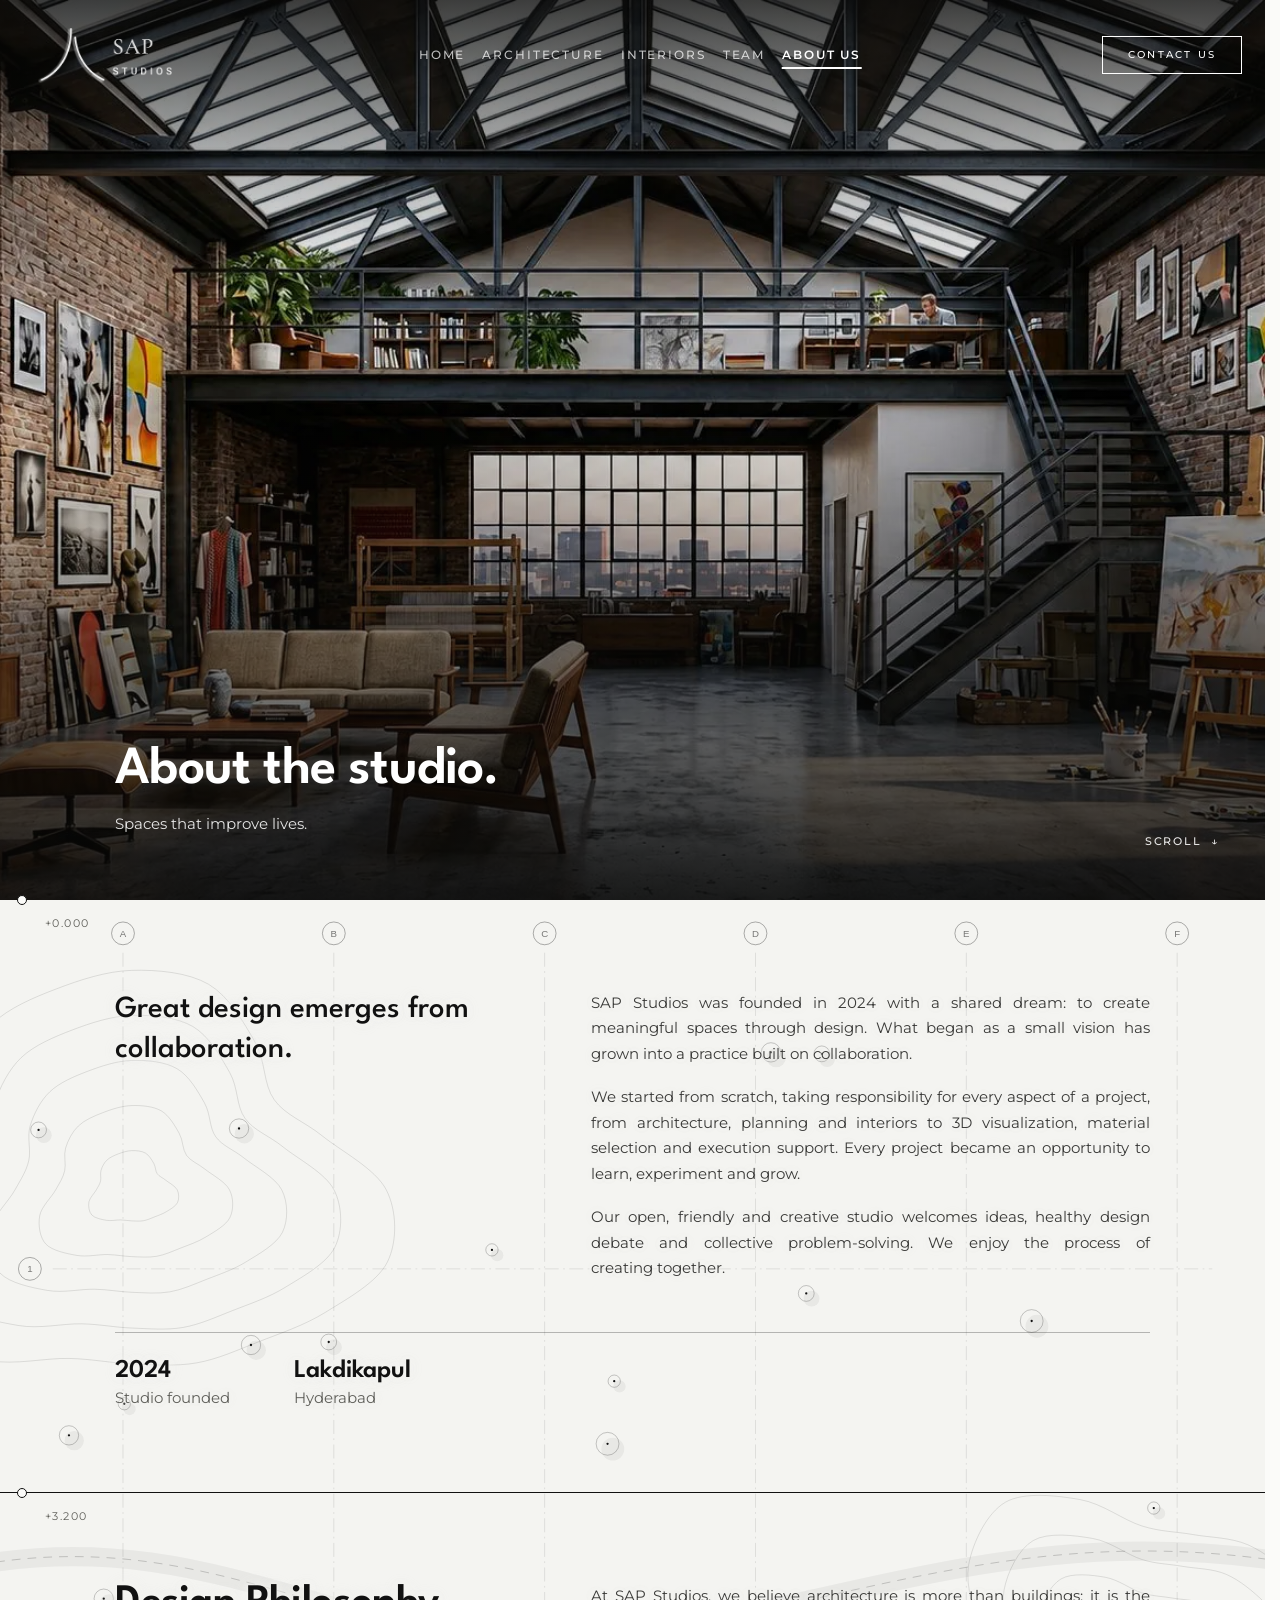
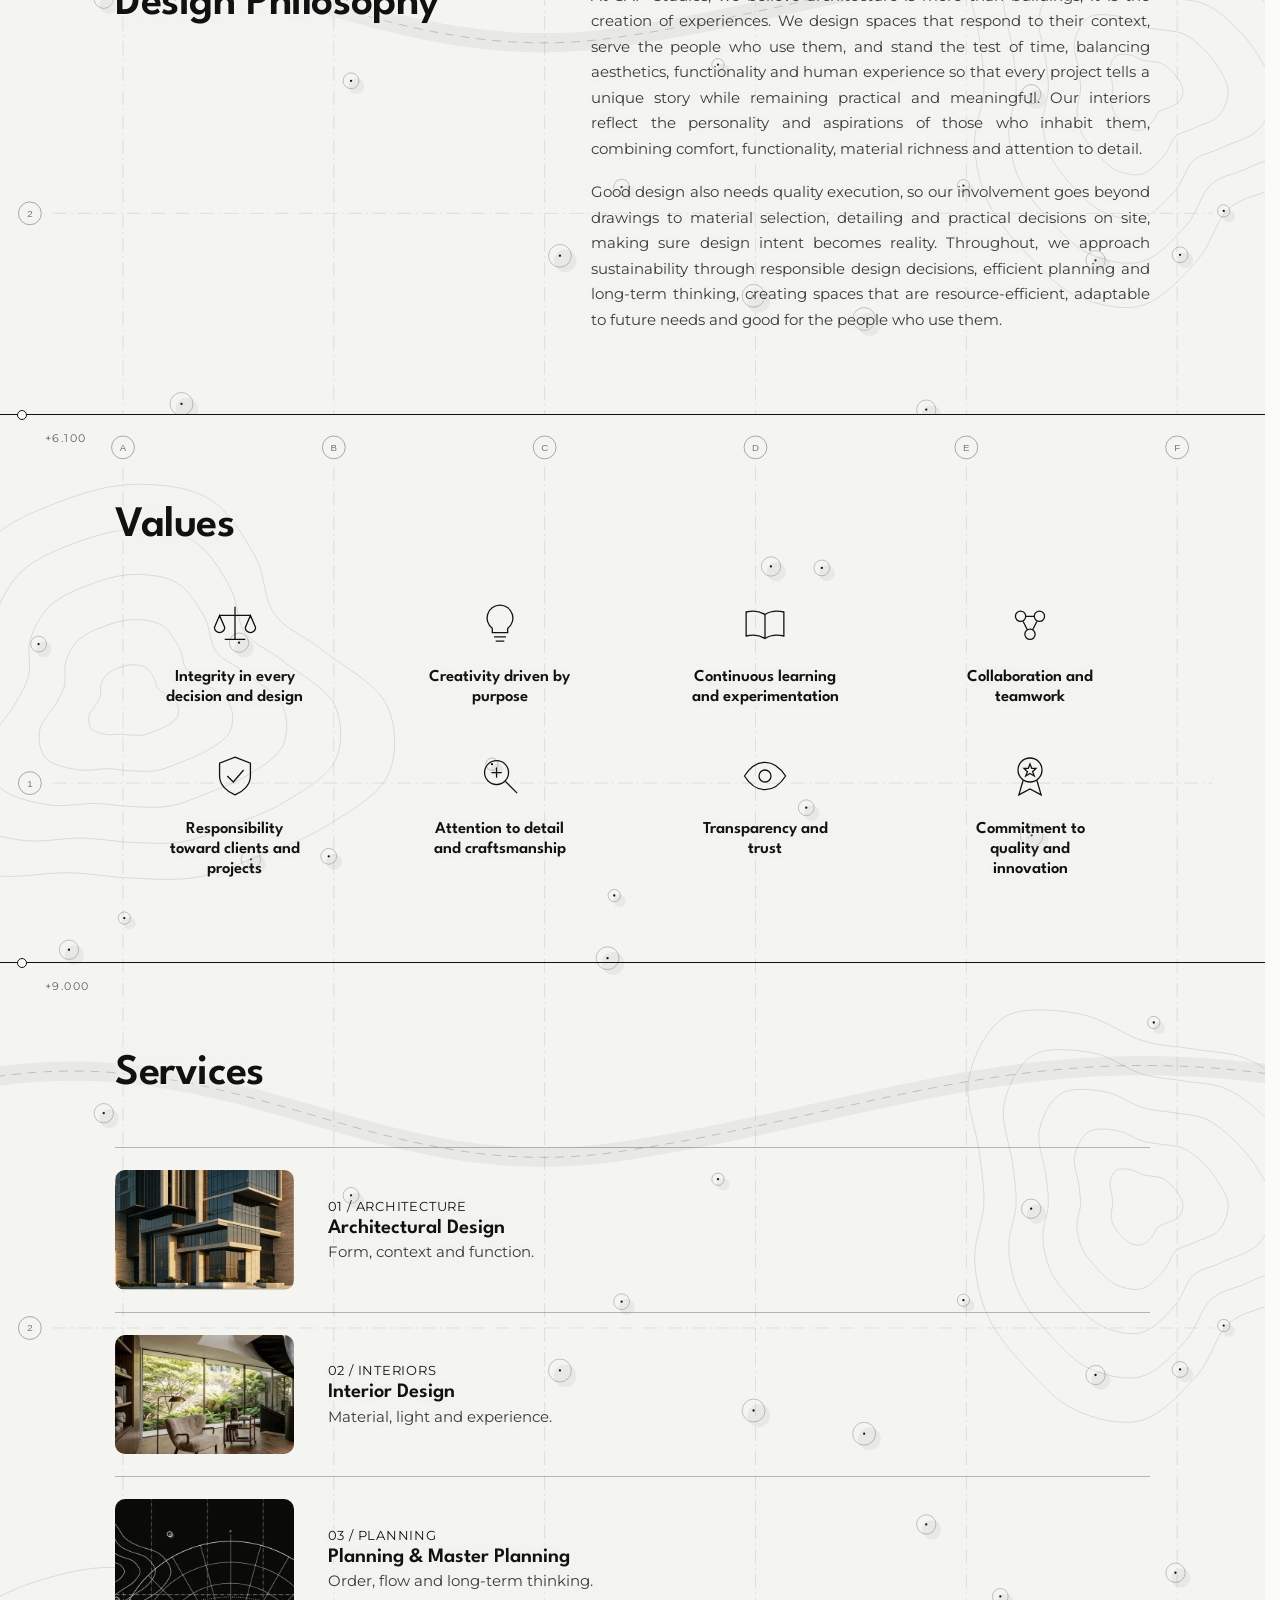
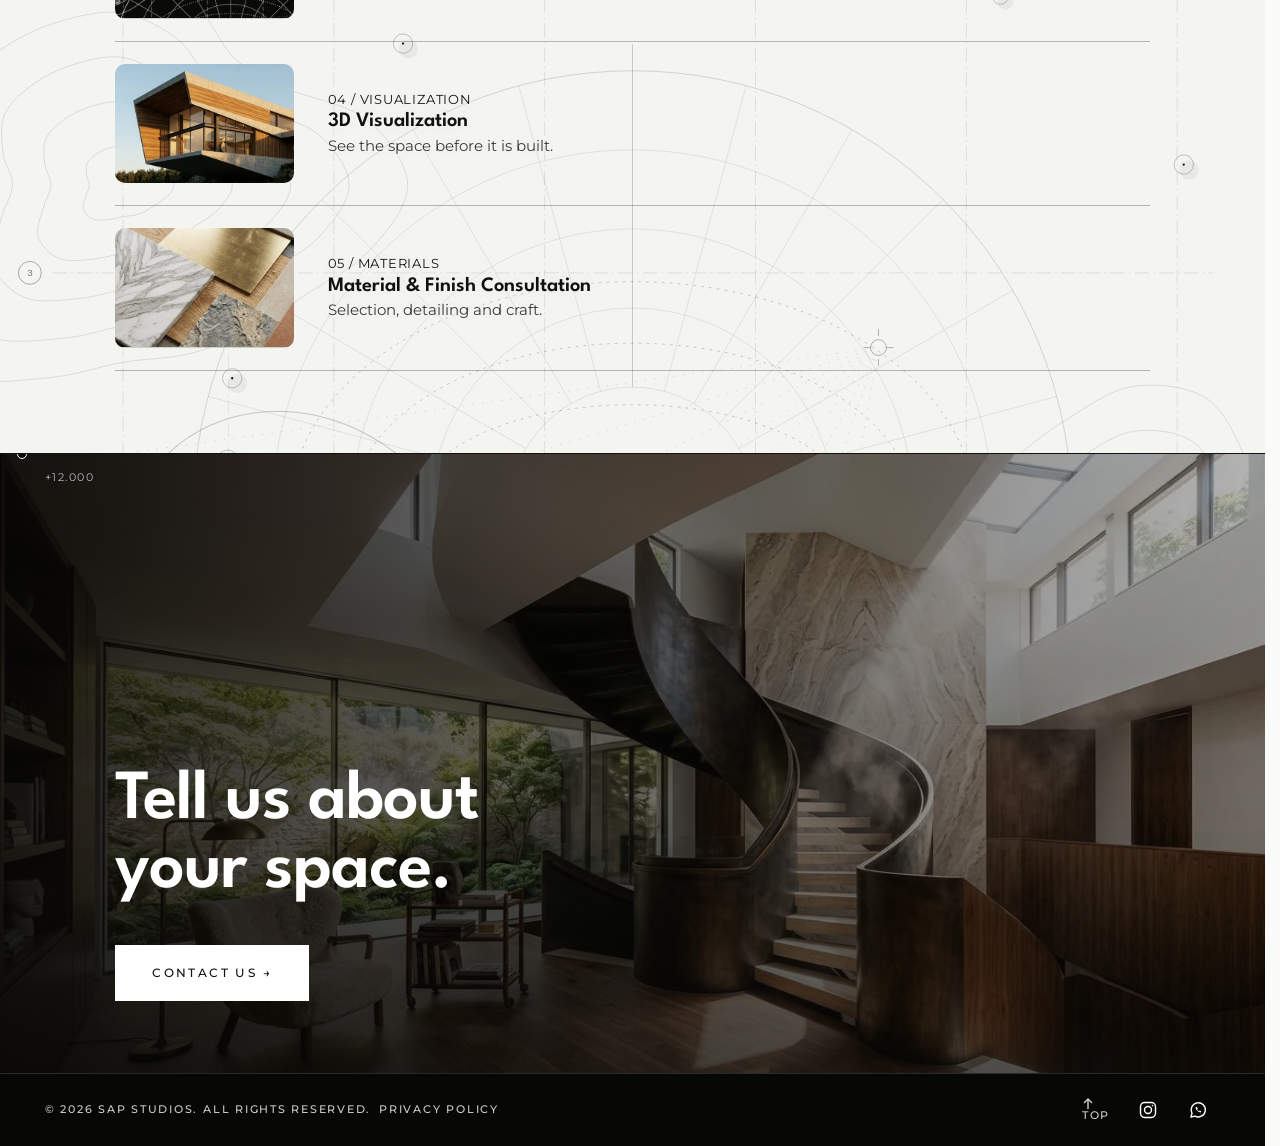
<file: about.html>
<!DOCTYPE html>
<html lang="en" class="no-js">

<head>
  <meta charset="utf-8">
  <meta name="viewport" content="width=device-width, initial-scale=1, viewport-fit=cover">
  <title>About — SAP Studios | Architecture and interiors, Hyderabad</title>
  <meta name="description"
    content="SAP Studios is an architecture and interior design studio in Lakdikapul, Hyderabad, founded in 2024. Our design philosophy, values and services.">
  <meta name="theme-color" content="#070706">
  <link rel="canonical" href="https://sapstudios.in/about.html">

  <meta property="og:type" content="website">
  <meta property="og:site_name" content="SAP Studios">
  <meta property="og:title" content="About — SAP Studios">
  <meta property="og:description"
    content="An architecture and interior design studio in Lakdikapul, Hyderabad, founded in 2024. Spaces that improve lives.">
  <meta property="og:url" content="https://sapstudios.in/about.html">
  <meta property="og:image" content="https://sapstudios.in/assets/images/og-about.jpg">
  <meta property="og:image:width" content="1200">
  <meta property="og:image:height" content="630">
  <meta name="twitter:card" content="summary_large_image">
  <meta name="twitter:title" content="About — SAP Studios | Architecture and interiors, Hyderabad">
  <meta name="twitter:description"
    content="An architecture and interior design studio in Lakdikapul, Hyderabad, founded in 2024. Spaces that improve lives.">
  <meta name="twitter:image" content="https://sapstudios.in/assets/images/og-about.jpg">

  <link rel="icon" type="image/png" sizes="32x32" href="assets/images/favicon-32.png">
  <link rel="apple-touch-icon" href="assets/images/favicon-180.png">
  <link rel="manifest" href="site.webmanifest">

  <!-- no-js → js before first paint, so the page never flashes the wrong layout -->
  <script>document.documentElement.className = document.documentElement.className.replace("no-js", "js");</script>

  <link rel="preconnect" href="https://fonts.googleapis.com">
  <link rel="preconnect" href="https://fonts.gstatic.com" crossorigin>
  <link rel="stylesheet"
    href="https://fonts.googleapis.com/css2?family=League+Spartan:wght@500;600;700&family=Montserrat:wght@400;500;600&display=swap">
  <link rel="stylesheet" href="shared/tokens.css">
  <link rel="stylesheet" href="css/about.css">
  <link rel="stylesheet" href="shared/components.css?v=20261017c">

  <!-- the hero photo is the largest thing on screen: start fetching it immediately -->
  <link rel="preload" as="image" type="image/webp" fetchpriority="high" imagesizes="100vw"
    imagesrcset="assets/images/about-hero-720.webp 720w, assets/images/about-hero-1200.webp 1200w, assets/images/about-hero-1922.webp 1922w">

  <script type="application/ld+json">
{
  "@context": "https://schema.org",
  "@graph": [
    {
      "@type": "WebSite",
      "@id": "https://sapstudios.in/#website",
      "url": "https://sapstudios.in/",
      "name": "SAP Studios",
      "publisher": {
        "@id": "https://sapstudios.in/#organization"
      },
      "inLanguage": "en-IN"
    },
    {
      "@type": ["Organization", "ProfessionalService"],
      "@id": "https://sapstudios.in/#organization",
      "name": "SAP Studios",
      "url": "https://sapstudios.in/",
      "description": "Architecture and interior design studio in Hyderabad.",
      "foundingDate": "2024",
      "email": "design@sapstudios.in",
      "telephone": "+91 83283 86698",
      "address": {
        "@type": "PostalAddress",
        "streetAddress": "Lakdikapul",
        "addressLocality": "Hyderabad",
        "addressRegion": "Telangana",
        "postalCode": "500004",
        "addressCountry": "IN"
      },
      "sameAs": ["https://www.instagram.com/sap.studios_"]
    },
    {
      "@type": "AboutPage",
      "@id": "https://sapstudios.in/about.html#webpage",
      "url": "https://sapstudios.in/about.html",
      "name": "About SAP Studios",
      "isPartOf": {
        "@id": "https://sapstudios.in/#website"
      },
      "about": {
        "@id": "https://sapstudios.in/#organization"
      }
    }
  ]
}
</script>
</head>

<body id="top" class="page" data-nav="inner" data-page="about">
  <a class="skip-link" href="#main">Skip to content</a>

  <main id="main">

    <!-- ============ HERO ============ -->
    <section class="hero hero--full" aria-labelledby="page-title">
      <picture>
        <source type="image/webp" sizes="100vw"
          srcset="assets/images/about-hero-720.webp 720w, assets/images/about-hero-1200.webp 1200w, assets/images/about-hero-1922.webp 1922w">
        <img class="hero__img" src="assets/images/about-hero-1922.jpg" width="1922" height="818" fetchpriority="high"
          decoding="async"
          alt="Double-height industrial loft with brick walls, a steel roof truss and skylights, a mezzanine and large windows over the city">
      </picture>
      <div class="hero__inner">
        <h1 id="page-title">About the studio.</h1>
        <p>Spaces that improve lives.</p>
      </div>
      <a class="scroll-hint" href="#studio" aria-label="Scroll to studio">SCROLL <span
          aria-hidden="true">&darr;</span></a>
    </section>

    <!-- ============ A-01 / A-02 ============ -->
    <div class="plan">
      <section class="section studio" id="studio" aria-labelledby="studio-title">
        <div class="datum" aria-hidden="true"><span>+0.000</span></div>
        <div class="container">
          <div class="split">
            <h2 class="t-lead studio__lead" id="studio-title">Great design emerges from collaboration.</h2>
            <div class="studio__body prose">
              <p>SAP Studios was founded in 2024 with a shared dream: to create meaningful spaces through design. What
                began as a small vision has grown into a practice built on collaboration.</p>
              <p class="muted">We started from scratch, taking responsibility for every aspect of a project, from
                architecture, planning and interiors to 3D visualization, material selection and execution support.
                Every project became an opportunity to learn, experiment and grow.</p>
              <p class="muted">Our open, friendly and creative studio welcomes ideas, healthy design debate and
                collective problem-solving. We enjoy the process of creating together.</p>
            </div>
          </div>
          <div class="facts">
            <p><b>2024</b><span class="muted">Studio founded</span></p>
            <p><b>Lakdikapul</b><span class="muted">Hyderabad</span></p>
          </div>
        </div>
      </section>

      <section class="section philosophy" aria-labelledby="phil-title">
        <div class="datum" aria-hidden="true"><span>+3.200</span></div>
        <div class="container">
          <div class="split">
            <h2 class="t-section" id="phil-title">Design Philosophy</h2>
            <div class="philosophy__text prose">
              <p>At SAP Studios, we believe architecture is more than buildings; it is the creation of experiences. We
                design spaces that respond to their context, serve the people who use them, and stand the test of time,
                balancing aesthetics, functionality and human experience so that every project tells a unique story
                while remaining practical and meaningful. Our interiors reflect the personality and aspirations of those
                who inhabit them, combining comfort, functionality, material richness and attention to detail.</p>
              <p class="muted">Good design also needs quality execution, so our involvement goes beyond drawings to
                material selection, detailing and practical decisions on site, making sure design intent becomes
                reality. Throughout, we approach sustainability through responsible design decisions, efficient planning
                and long-term thinking, creating spaces that are resource-efficient, adaptable to future needs and good
                for the people who use them.</p>
            </div>
          </div>
        </div>
      </section>
    </div>

    <!-- ============ A-03 / A-04 ============ -->
    <div class="plan plan--b">
      <section class="section values" aria-labelledby="values-title">
        <div class="datum" aria-hidden="true"><span>+6.100</span></div>
        <div class="container">
          <h2 class="t-section section__title" id="values-title">Values</h2>
          <ul class="values__grid">
            <li class="value">
              <svg viewBox="0 0 56 56" aria-hidden="true">
                <path
                  d="M28 8V46M16 46H40M10 18H46M10 18L4 32A6 6 0 0 0 16 32L10 18ZM46 18L40 32A6 6 0 0 0 52 32L46 18Z" />
              </svg>
              <h3>Integrity in every decision and design</h3>
            </li>
            <li class="value">
              <svg viewBox="0 0 56 56" aria-hidden="true">
                <path d="M28 6A15 15 0 0 0 19 33V38H37V33A15 15 0 0 0 28 6Z" />
                <path d="M21 43H35M23 48H33" />
              </svg>
              <h3>Creativity driven by purpose</h3>
            </li>
            <li class="value">
              <svg viewBox="0 0 56 56" aria-hidden="true">
                <path d="M6 14C15 12 22 13 28 17C34 13 41 12 50 14V42C41 40 34 41 28 45C22 41 15 40 6 42Z" />
                <path d="M28 17V45" />
              </svg>
              <h3>Continuous learning and experimentation</h3>
            </li>
            <li class="value">
              <svg viewBox="0 0 56 56" aria-hidden="true">
                <circle cx="17" cy="19" r="6" />
                <circle cx="39" cy="19" r="6" />
                <circle cx="28" cy="40" r="6" />
                <path d="M23 19H33M20 25L25 35M36 25L31 35" />
              </svg>
              <h3>Collaboration and teamwork</h3>
            </li>
            <li class="value">
              <svg viewBox="0 0 56 56" aria-hidden="true">
                <path d="M28 6L46 13V28C46 38 38 46 28 50C18 46 10 38 10 28V13Z" />
                <path d="M19 28L26 35L38 21" />
              </svg>
              <h3>Responsibility toward clients and projects</h3>
            </li>
            <li class="value">
              <svg viewBox="0 0 56 56" aria-hidden="true">
                <circle cx="24" cy="24" r="14" />
                <path d="M34 34L48 48M18 24H30M24 18V30" />
              </svg>
              <h3>Attention to detail and craftsmanship</h3>
            </li>
            <li class="value">
              <svg viewBox="0 0 56 56" aria-hidden="true">
                <path d="M4 28C11 17 19 12 28 12C37 12 45 17 52 28C45 39 37 44 28 44C19 44 11 39 4 28Z" />
                <circle cx="28" cy="28" r="7" />
              </svg>
              <h3>Transparency and trust</h3>
            </li>
            <li class="value">
              <svg viewBox="0 0 56 56" aria-hidden="true">
                <circle cx="28" cy="21" r="14" />
                <path d="M20 33L15 50L28 43L41 50L36 33" />
                <path d="M28 14L30 19H35L31 23L33 28L28 25L23 28L25 23L21 19H26Z" />
              </svg>
              <h3>Commitment to quality and innovation</h3>
            </li>
          </ul>
        </div>
      </section>

      <section class="section services" aria-labelledby="svc-title">
        <div class="datum" aria-hidden="true"><span>+9.000</span></div>
        <div class="container">
          <h2 class="t-section section__title" id="svc-title">Services</h2>
          <ul class="svc-list">
            <li class="svc">
              <div class="svc__thumb th1" aria-hidden="true"></div>
              <div class="svc__text">
                <p class="svc__label muted">01 / ARCHITECTURE</p>
                <h3 class="svc__name">Architectural Design</h3>
                <p class="svc__line muted">Form, context and function.</p>
              </div>
            </li>
            <li class="svc">
              <div class="svc__thumb th2" aria-hidden="true"></div>
              <div class="svc__text">
                <p class="svc__label muted">02 / INTERIORS</p>
                <h3 class="svc__name">Interior Design</h3>
                <p class="svc__line muted">Material, light and experience.</p>
              </div>
            </li>
            <li class="svc">
              <div class="svc__thumb th3" aria-hidden="true"></div>
              <div class="svc__text">
                <p class="svc__label muted">03 / PLANNING</p>
                <h3 class="svc__name">Planning &amp; Master Planning</h3>
                <p class="svc__line muted">Order, flow and long-term thinking.</p>
              </div>
            </li>
            <li class="svc">
              <div class="svc__thumb th4" aria-hidden="true"></div>
              <div class="svc__text">
                <p class="svc__label muted">04 / VISUALIZATION</p>
                <h3 class="svc__name">3D Visualization</h3>
                <p class="svc__line muted">See the space before it is built.</p>
              </div>
            </li>
            <li class="svc">
              <div class="svc__thumb th5" aria-hidden="true"></div>
              <div class="svc__text">
                <p class="svc__label muted">05 / MATERIALS</p>
                <h3 class="svc__name">Material &amp; Finish Consultation</h3>
                <p class="svc__line muted">Selection, detailing and craft.</p>
              </div>
            </li>
          </ul>
        </div>
      </section>
    </div>

    <!-- ============ A-05 CLOSING CALL TO ACTION ============ -->
    <section class="cta-band" aria-labelledby="cta-title">
      <picture>
        <source type="image/webp" sizes="100vw"
          srcset="assets/images/about-cta-720.webp 720w, assets/images/about-cta-1200.webp 1200w, assets/images/about-cta-1444.webp 1444w">
        <img class="cta-band__img" src="assets/images/about-cta-1444.jpg" alt="" width="1444" height="672"
          loading="lazy" decoding="async">
      </picture>
      <div class="datum" aria-hidden="true"><span>+12.000</span></div>
      <div class="container">
        <h2 id="cta-title">Tell us about your space.</h2>
        <a class="btn btn--solid-light" href="contact.html">CONTACT US →</a>
      </div>
    </section>

  </main>

  <!-- ============ FOOTER ============ -->
  <footer data-sap-footer></footer>

  <script src="shared/nav.js?v=20261017" defer></script>
</body>

</html>
</file>
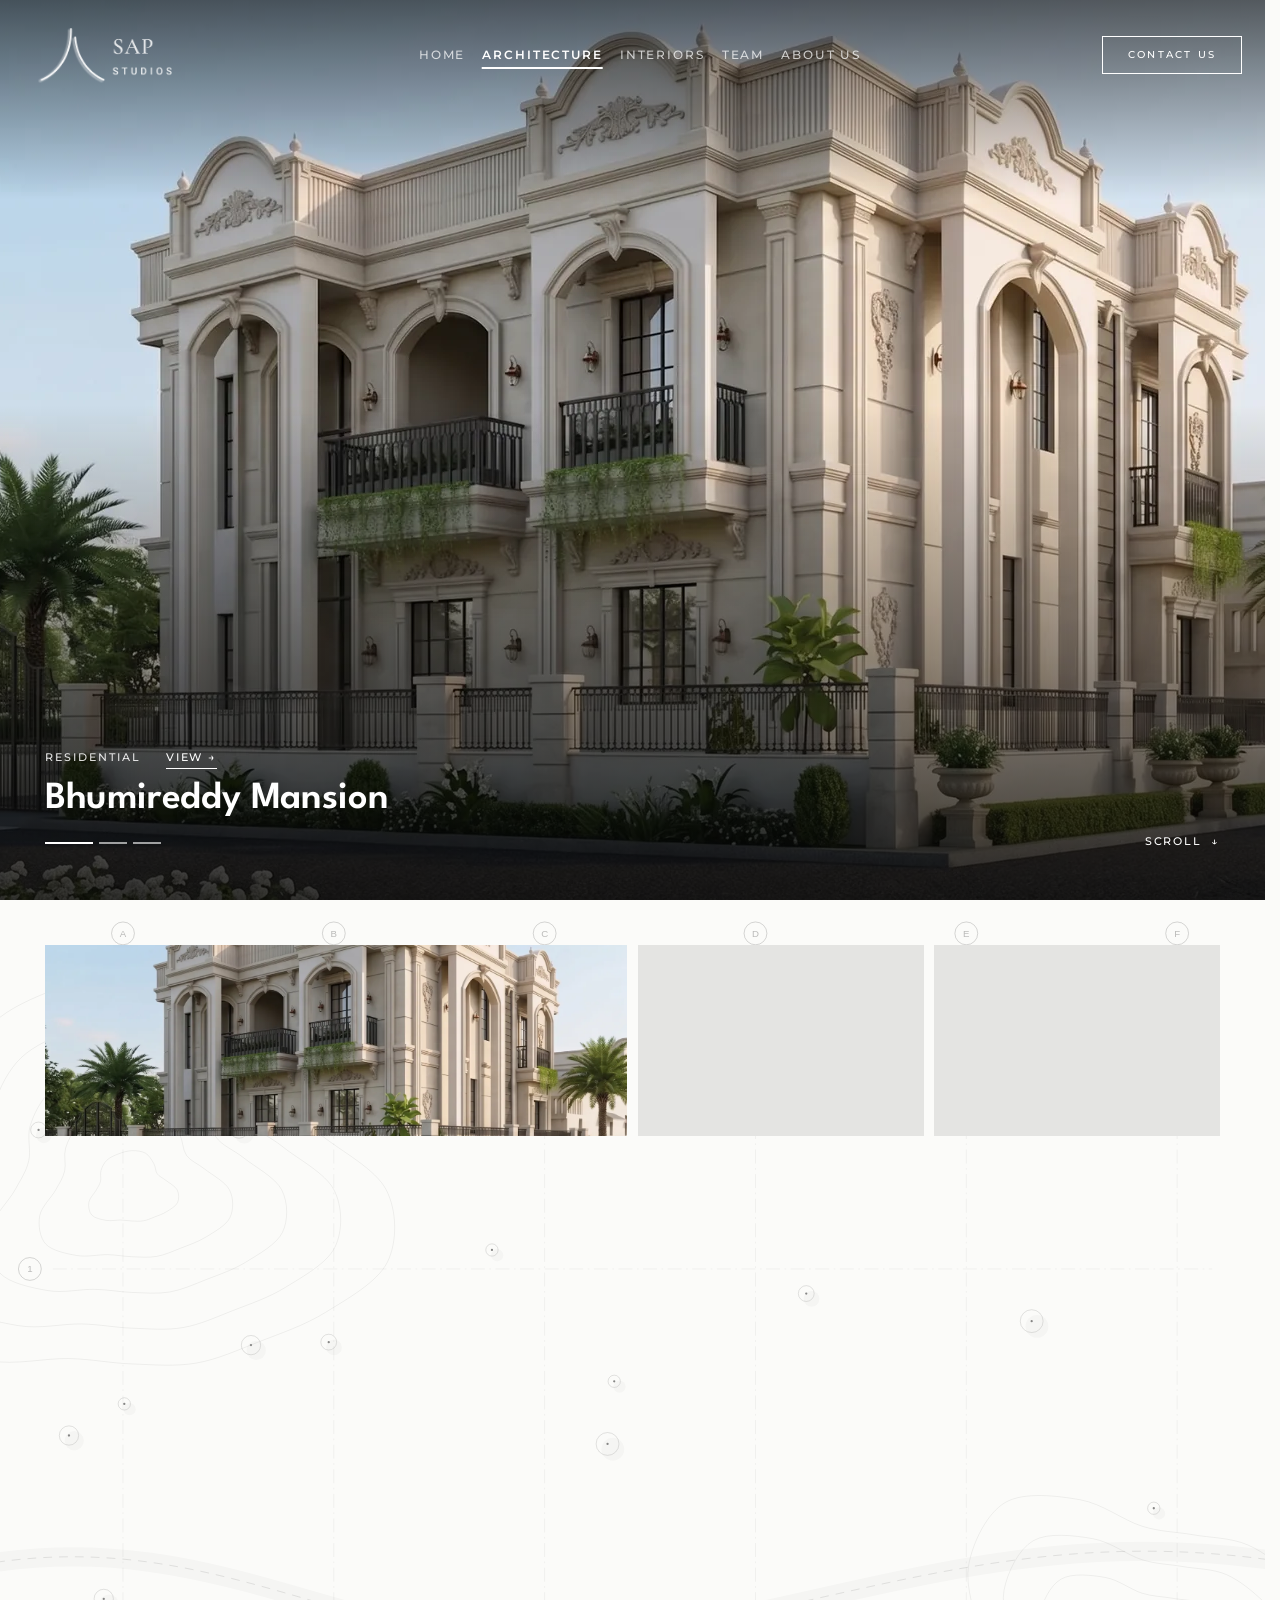
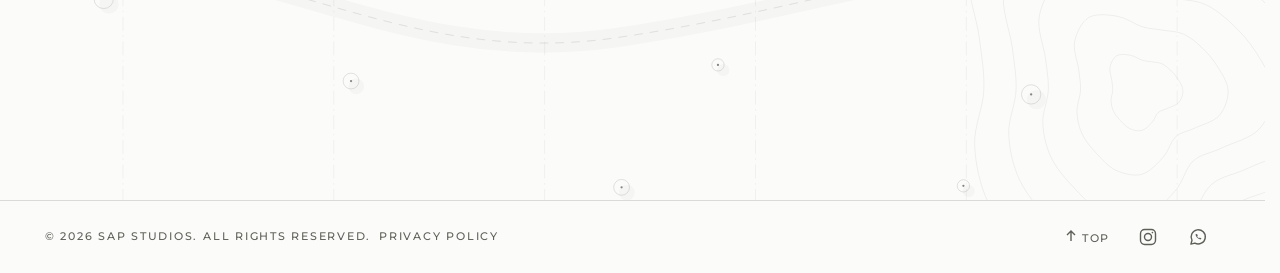
<file: architecture.html>
<!doctype html>
<html lang="en">
<head>
<meta charset="utf-8">
<meta name="viewport" content="width=device-width, initial-scale=1, viewport-fit=cover">
<title>Architecture Projects | SAP Studios, Hyderabad</title>
<meta name="description" content="Architecture projects by SAP Studios, an architecture and interior design studio in Hyderabad. Explore our villa designs, plans and elevations.">
<link rel="canonical" href="https://sapstudios.in/architecture.html">
<meta name="robots" content="index, follow, max-image-preview:large">
<meta name="theme-color" content="#070706">
<meta name="format-detection" content="telephone=no">

<!-- Social sharing (WhatsApp, LinkedIn, Facebook, X) -->
<meta property="og:type" content="website">
<meta property="og:site_name" content="SAP Studios">
<meta property="og:locale" content="en_IN">
<meta property="og:title" content="Architecture Projects | SAP Studios, Hyderabad">
<meta property="og:description" content="Architecture projects by SAP Studios, an architecture and interior design studio in Hyderabad. Explore our villa designs, plans and elevations.">
<meta property="og:url" content="https://sapstudios.in/architecture.html">
<meta property="og:image" content="https://sapstudios.in/assets/images/og-architecture.jpg">
<meta property="og:image:width" content="1200">
<meta property="og:image:height" content="630">
<meta property="og:image:alt" content="Three-quarter view of the neoclassical front elevation with columns, arched balconies and a landscaped forecourt">
<meta name="twitter:card" content="summary_large_image">
<meta name="twitter:title" content="Architecture Projects | SAP Studios, Hyderabad">
<meta name="twitter:description" content="Architecture projects by SAP Studios, an architecture and interior design studio in Hyderabad. Explore our villa designs, plans and elevations.">
<meta name="twitter:image" content="https://sapstudios.in/assets/images/og-architecture.jpg">

<!-- Icons -->
<link rel="icon" href="favicon.ico" sizes="48x48">
<link rel="icon" type="image/png" sizes="32x32" href="favicon-32.png">
<link rel="apple-touch-icon" href="apple-touch-icon.png">
<link rel="manifest" href="site.webmanifest">

<!-- Fonts: connect early, load only the weights this page uses, swap in when ready -->
<link rel="preconnect" href="https://fonts.googleapis.com">
<link rel="preconnect" href="https://fonts.gstatic.com" crossorigin>
<link rel="stylesheet" href="https://fonts.googleapis.com/css2?family=League+Spartan:wght@600;700&amp;family=Montserrat:wght@400;500;600;700&amp;display=swap">

<!-- The first slide is the largest paint on the page: start downloading it before any script runs -->
<link rel="preload" as="image" type="image/webp" fetchpriority="high" imagesizes="100vw"
      imagesrcset="assets/images/architecture/bhumireddy-mansion/elevation-01-800.webp 800w, assets/images/architecture/bhumireddy-mansion/elevation-01-1600.webp 1600w, assets/images/architecture/bhumireddy-mansion/elevation-01-1920.webp 1920w">

<link rel="stylesheet" href="shared/tokens.css">
<link rel="stylesheet" href="shared/components.css?v=20261017c">
<noscript><link rel="stylesheet" href="shared/noscript.css"></noscript>

<script src="shared/nav.js?v=20261017" defer></script>
<script src="shared/projects.architecture.js" defer></script>
<script src="shared/portfolio.js" defer></script>

<!-- Structured data for search engines -->
<script type="application/ld+json">
{
 "@context": "https://schema.org",
 "@graph": [
  {
   "@type": "WebSite",
   "@id": "https://sapstudios.in/#website",
   "url": "https://sapstudios.in/",
   "name": "SAP Studios",
   "publisher": {
    "@id": "https://sapstudios.in/#organization"
   },
   "inLanguage": "en-IN"
  },
  {
   "@type": "ProfessionalService",
   "@id": "https://sapstudios.in/#organization",
   "name": "SAP Studios",
   "url": "https://sapstudios.in/",
   "description": "Architecture and interior design studio in Hyderabad.",
   "logo": "https://sapstudios.in/assets/images/sap-logo.png",
   "image": "https://sapstudios.in/assets/images/og-architecture.jpg",
   "foundingDate": "2024",
   "address": {
    "@type": "PostalAddress",
    "addressLocality": "Hyderabad",
    "addressRegion": "Telangana",
    "addressCountry": "IN"
   },
   "areaServed": "Hyderabad"
  },
  {
   "@type": "CollectionPage",
   "@id": "https://sapstudios.in/architecture.html#webpage",
   "url": "https://sapstudios.in/architecture.html",
   "name": "Architecture Projects | SAP Studios, Hyderabad",
   "description": "Architecture projects by SAP Studios, an architecture and interior design studio in Hyderabad. Explore our villa designs, plans and elevations.",
   "isPartOf": {
    "@id": "https://sapstudios.in/#website"
   },
   "about": {
    "@id": "https://sapstudios.in/#organization"
   },
   "inLanguage": "en-IN",
   "primaryImageOfPage": {
    "@type": "ImageObject",
    "url": "https://sapstudios.in/assets/images/og-architecture.jpg",
    "width": 1200,
    "height": 630
   },
   "mainEntity": {
    "@type": "ItemList",
    "itemListElement": [
     {
      "@type": "ListItem",
      "position": 1,
      "name": "Bhumireddy Mansion",
      "url": "https://sapstudios.in/architecture.html#bhumireddy-mansion",
      "image": "https://sapstudios.in/assets/images/architecture/bhumireddy-mansion/elevation-01-1920.jpg"
     },
     {
      "@type": "ListItem",
      "position": 2,
      "name": "Manoj Residence",
      "url": "https://sapstudios.in/architecture.html#manoj-residence",
      "image": "https://sapstudios.in/assets/images/architecture/manoj-residence/elevation-01-1920.jpg"
     },
     {
      "@type": "ListItem",
      "position": 3,
      "name": "Ravi Teja Residence",
      "url": "https://sapstudios.in/architecture.html#ravi-teja-residence",
      "image": "https://sapstudios.in/assets/images/architecture/ravi-teja-residence/elevation-01-1103.jpg"
     }
    ]
   }
  },
  {
   "@type": "BreadcrumbList",
   "itemListElement": [
    {
     "@type": "ListItem",
     "position": 1,
     "name": "Home",
     "item": "https://sapstudios.in/"
    },
    {
     "@type": "ListItem",
     "position": 2,
     "name": "Architecture",
     "item": "https://sapstudios.in/architecture.html"
    }
   ]
  }
 ]
}
</script>
</head>
<body class="page" data-nav="inner" data-page="architecture" data-collection="architecture">
<noscript>
  <nav class="ns-nav" aria-label="Primary">
    <a href="index.html">Home</a>
    <a href="architecture.html">Architecture</a>
    <a href="interiors.html">Interiors</a>
    <a href="team.html">Team</a>
    <a href="about.html">About us</a>
    <a href="contact.html">Contact us</a>
  </nav>
</noscript>
<a class="skip-link" href="#work">Skip to projects</a>
<main id="main">
  <h1 class="sr-only">Architecture projects by SAP Studios</h1>
  <section class="slider" data-slider aria-roledescription="carousel" aria-label="Featured architecture projects"></section>
  <nav class="filters" data-filters aria-label="Filter projects by typology" hidden></nav>
  <section class="work" id="work" data-work aria-labelledby="work-title">
    <h2 class="sr-only" id="work-title">All architecture projects</h2>
    <div class="grid" data-grid></div>
    <noscript>
      <ol class="ns-list">
        <li class="ns-item">
          <a href="assets/images/architecture/bhumireddy-mansion/elevation-01-1920.jpg"><picture><source type="image/webp" srcset="assets/images/architecture/bhumireddy-mansion/elevation-01-800.webp 800w, assets/images/architecture/bhumireddy-mansion/elevation-01-1600.webp 1600w, assets/images/architecture/bhumireddy-mansion/elevation-01-1920.webp 1920w" sizes="(min-width:900px) 50vw, 100vw"><img src="assets/images/architecture/bhumireddy-mansion/elevation-01-1920.jpg" srcset="assets/images/architecture/bhumireddy-mansion/elevation-01-800.jpg 800w, assets/images/architecture/bhumireddy-mansion/elevation-01-1600.jpg 1600w, assets/images/architecture/bhumireddy-mansion/elevation-01-1920.jpg 1920w" sizes="(min-width:900px) 50vw, 100vw" alt="Three-quarter view of the neoclassical front elevation with columns, arched balconies and a landscaped forecourt" width="1920" height="1080" loading="lazy" decoding="async"></picture></a>
          <h2>Bhumireddy Mansion</h2>
          <p class="ns-meta">Residential · 4BHK Villa · Proddatur · Ongoing · 4,856 sq.ft.</p>
          <p>Bhumi Reddy Mansion is an ongoing 4,856 sq.ft. 4BHK villa in Proddatur that reinterprets neoclassical architecture through a contemporary lens. The residence combines classical columns, arched openings, ornamental detailing, strong vertical volumes, and refined moulded profiles with a restrained palette of textured stone and lime-wash finishes. A dramatic double-height foyer, landscaped balconies, and carefully integrated greenery add depth and soften the formal character of the facade. The result is a grand yet refined residence that brings together classical elegance, contemporary restraint, and timeless architectural character.</p>
        </li>
        <li class="ns-item">
          <a href="assets/images/architecture/manoj-residence/elevation-01-1920.jpg"><picture><source type="image/webp" srcset="assets/images/architecture/manoj-residence/elevation-01-800.webp 800w, assets/images/architecture/manoj-residence/elevation-01-1600.webp 1600w, assets/images/architecture/manoj-residence/elevation-01-1920.webp 1920w" sizes="(min-width:900px) 50vw, 100vw"><img src="assets/images/architecture/manoj-residence/elevation-01-1920.jpg" srcset="assets/images/architecture/manoj-residence/elevation-01-800.jpg 800w, assets/images/architecture/manoj-residence/elevation-01-1600.jpg 1600w, assets/images/architecture/manoj-residence/elevation-01-1920.jpg 1920w" sizes="(min-width:900px) 50vw, 100vw" alt="Front elevation of the contemporary villa with stone, plaster and timber surfaces and planted balconies" width="1920" height="1281" loading="lazy" decoding="async"></picture></a>
          <h2>Manoj Residence</h2>
          <p class="ns-meta">Residential · 3BHK Villa · Proddatur · Ongoing · 2,206 sq.ft.</p>
          <p>Manoj Residence is a 2,206 sq.ft. contemporary 3BHK villa in Proddatur, designed as a complete architectural project with a focus on clean geometry, material warmth, and a strong connection with the outdoors.</p>
          <p>The facade brings together large planes of textured stone, crisp plastered surfaces, warm wood accents, and deep roof overhangs to create a balanced contemporary expression. Carefully integrated greenery across the balconies and landscape softens the architecture while adding a tropical character to the residence.</p>
          <p>Inside, the planning is organised around a spacious living area with a visually connected staircase and double-height volume, creating a sense of openness and vertical continuity. The ground floor brings together the living, dining, kitchen, puja, and master bedroom, while the first floor accommodates the master bedroom, children&#x27;s bedroom, and a private lounge with balconies.</p>
          <p>The interiors continue the architectural language through warm wood tones, soft neutral finishes, natural textures, and carefully framed openings that bring daylight and landscape into the home. The result is a contemporary family residence that balances simplicity, warmth, functionality, and a strong sense of place.</p>
        </li>
        <li class="ns-item">
          <a href="assets/images/architecture/ravi-teja-residence/elevation-01-1103.jpg"><picture><source type="image/webp" srcset="assets/images/architecture/ravi-teja-residence/elevation-01-800.webp 800w, assets/images/architecture/ravi-teja-residence/elevation-01-1103.webp 1103w" sizes="(min-width:900px) 50vw, 100vw"><img src="assets/images/architecture/ravi-teja-residence/elevation-01-1103.jpg" srcset="assets/images/architecture/ravi-teja-residence/elevation-01-800.jpg 800w, assets/images/architecture/ravi-teja-residence/elevation-01-1103.jpg 1103w" sizes="(min-width:900px) 50vw, 100vw" alt="Townhouse elevation with timber screens, concrete fins and a skylight, seen from the street after rain" width="1103" height="1426" loading="lazy" decoding="async"></picture></a>
          <h2>Ravi Teja Residence</h2>
          <p class="ns-meta">Residential · 4BHK Villa · Proddatur · Ongoing · 3,441 sq.ft.</p>
          <p>Ravi Teja Residence is an ongoing 3,441 sq.ft. 4BHK villa in Proddatur, designed as a contemporary urban home with a focus on privacy, natural light, and climatic responsiveness. Clean architectural volumes are layered with warm wooden screens, aluminium louvers, concrete fins, and planted balconies to create depth and texture across the facade. Carefully positioned openings, voids, and a skylight bring natural light into the vertically organised interior, while the screening elements filter sunlight and provide privacy. The result is a contemporary residence that balances clean geometry, warmth, greenery, and functional design.</p>
        </li>
      </ol>
    </noscript>
  </section>
</main>
<footer data-sap-footer></footer>
</body>
</html>
</file>
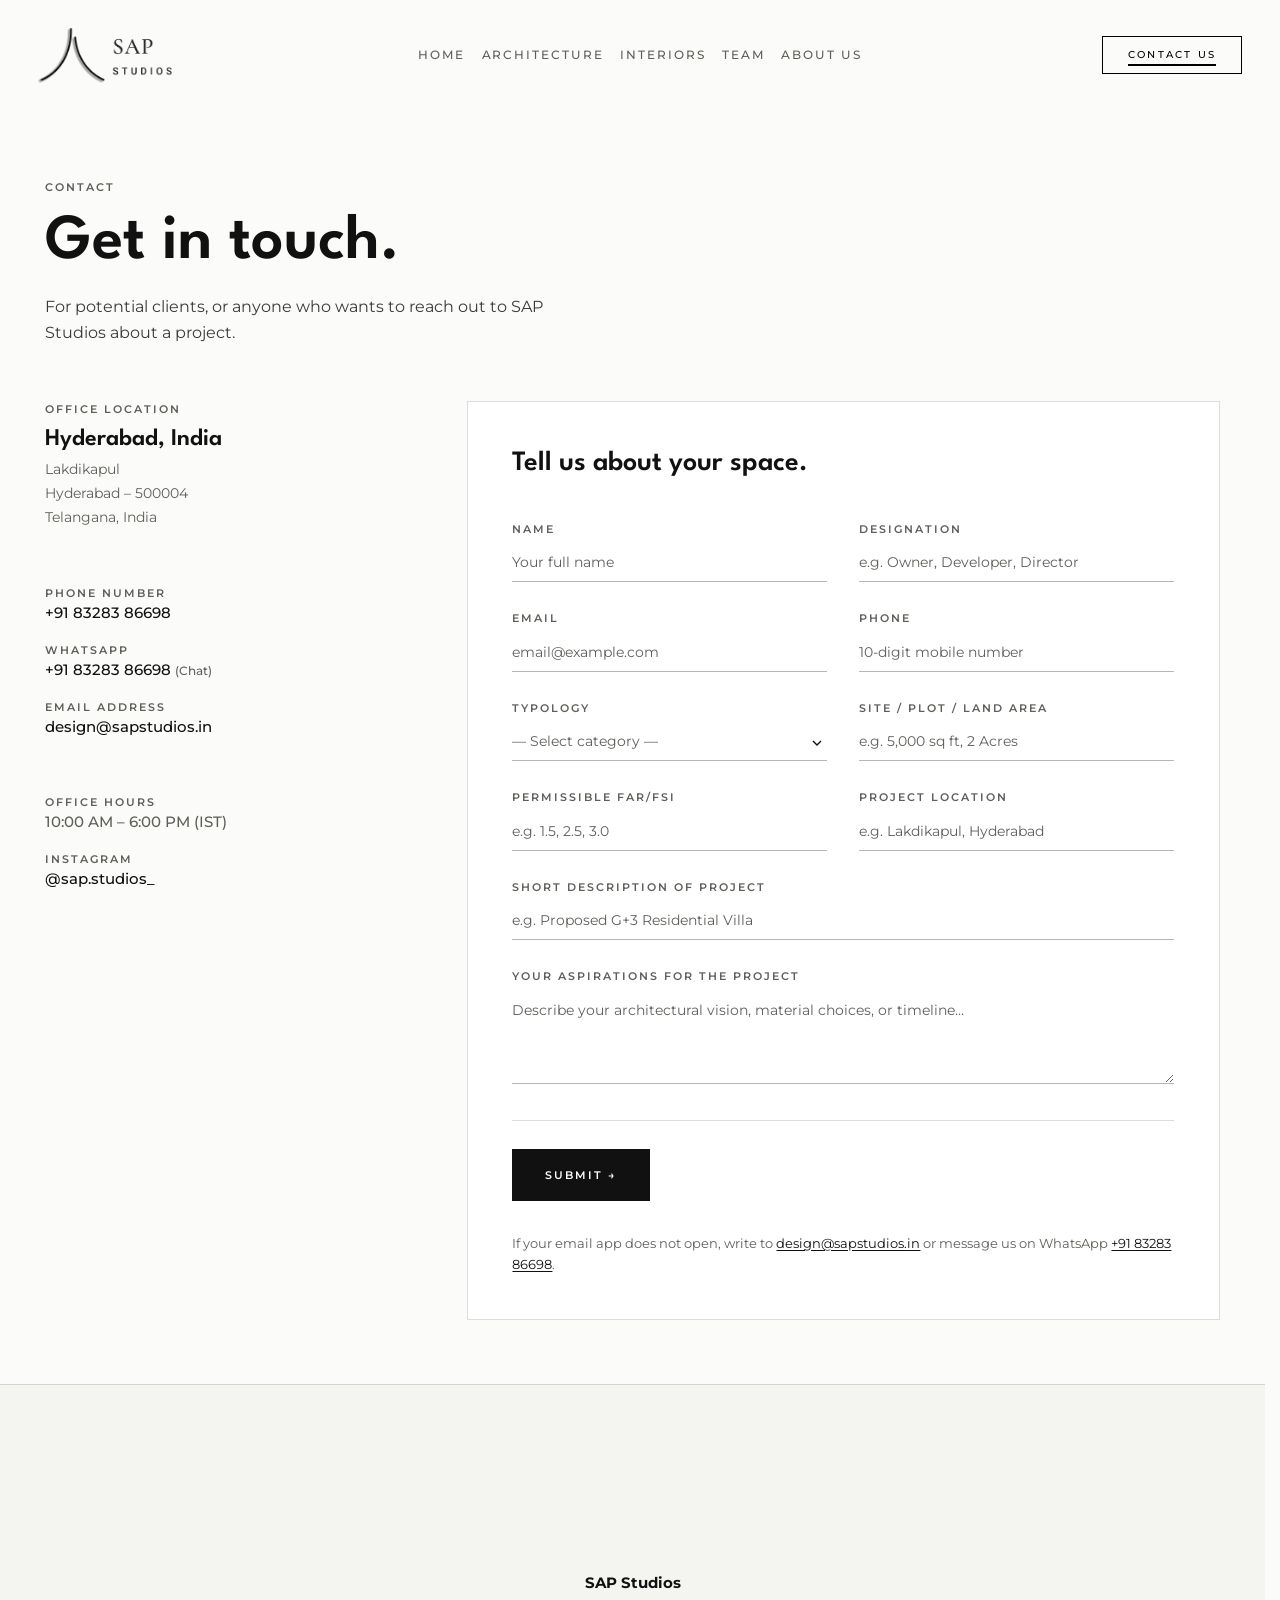
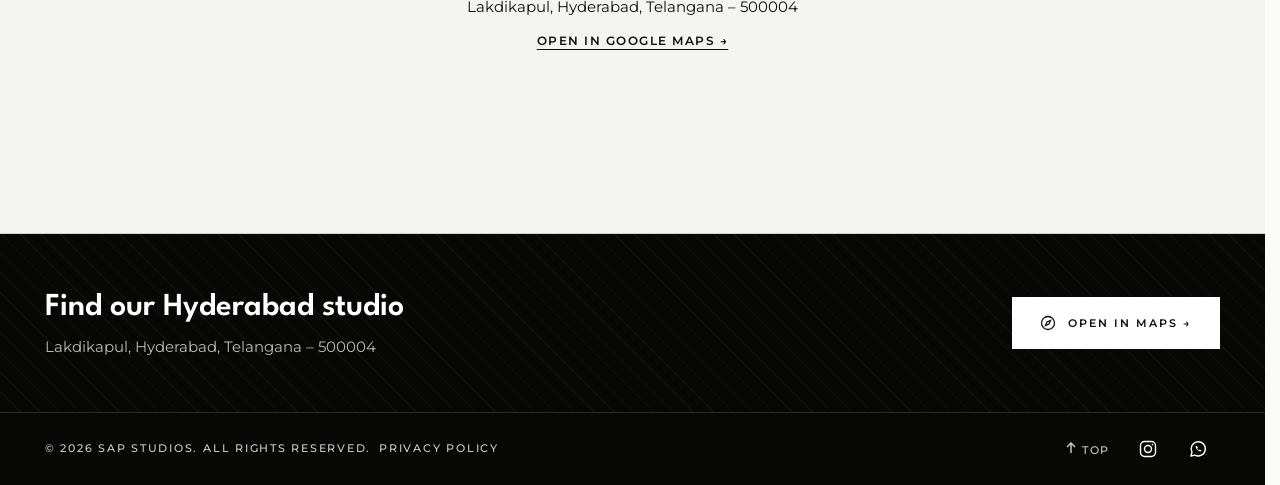
<file: contact.html>
<!doctype html>
<html lang="en">
<head>
<meta charset="utf-8">
<meta name="viewport" content="width=device-width, initial-scale=1, viewport-fit=cover">
<title>Contact | SAP Studios — Architecture &amp; Interior Design, Hyderabad</title>
<meta name="description" content="Get in touch with SAP Studios for architectural design, interior design, and turnkey projects in Hyderabad and beyond. Studio located in Lakdikapul, Hyderabad.">
<link rel="canonical" href="https://sapstudios.in/contact.html">
<meta name="robots" content="index, follow, max-image-preview:large">
<meta name="theme-color" content="#070706">
<meta name="format-detection" content="telephone=no">

<!-- Social sharing (WhatsApp, LinkedIn, Facebook, X) -->
<meta property="og:type" content="website">
<meta property="og:site_name" content="SAP Studios">
<meta property="og:locale" content="en_IN">
<meta property="og:title" content="Contact | SAP Studios — Architecture &amp; Interior Design, Hyderabad">
<meta property="og:description" content="Get in touch with SAP Studios for architectural design, interior design, and turnkey projects in Hyderabad and beyond.">
<meta property="og:url" content="https://sapstudios.in/contact.html">
<meta property="og:image" content="https://sapstudios.in/assets/images/og-contact.jpg">
<meta property="og:image:width" content="1200">
<meta property="og:image:height" content="630">
<meta property="og:image:alt" content="SAP Studios Architecture &amp; Interior Design">
<meta name="twitter:card" content="summary_large_image">
<meta name="twitter:title" content="Contact | SAP Studios — Architecture &amp; Interior Design, Hyderabad">
<meta name="twitter:description" content="Get in touch with SAP Studios for architectural design, interior design, and turnkey projects in Hyderabad and beyond.">
<meta name="twitter:image" content="https://sapstudios.in/assets/images/og-contact.jpg">

<!-- Icons -->
<link rel="icon" href="favicon.ico" sizes="48x48">
<link rel="icon" type="image/png" sizes="32x32" href="favicon-32.png">
<link rel="apple-touch-icon" href="apple-touch-icon.png">
<link rel="manifest" href="site.webmanifest">

<!-- Fonts -->
<link rel="preconnect" href="https://fonts.googleapis.com">
<link rel="preconnect" href="https://fonts.gstatic.com" crossorigin>
<link rel="stylesheet" href="https://fonts.googleapis.com/css2?family=League+Spartan:wght@600;700&amp;family=Montserrat:wght@400;500;600;700&amp;display=swap">

<!-- Chrome & Shared Styles -->
<link rel="stylesheet" href="shared/tokens.css">
<link rel="stylesheet" href="shared/components.css?v=20261017c">
<link rel="stylesheet" href="css/contact.css?v=20261017">

<!-- Scripts -->
<script src="shared/nav.js?v=20261017" defer></script>
<script src="js/contact.js" defer></script>

<!-- Structured data for search engines -->
<script type="application/ld+json">
{
  "@context": "https://schema.org",
  "@graph": [
    {
      "@type": "WebSite",
      "@id": "https://sapstudios.in/#website",
      "url": "https://sapstudios.in/",
      "name": "SAP Studios",
      "publisher": {
        "@id": "https://sapstudios.in/#organization"
      },
      "inLanguage": "en-IN"
    },
    {
      "@type": "ProfessionalService",
      "@id": "https://sapstudios.in/#organization",
      "name": "SAP Studios",
      "url": "https://sapstudios.in/",
      "description": "Architecture and interior design studio based in Lakdikapul, Hyderabad.",
      "logo": "https://sapstudios.in/assets/images/sap-logo.png",
      "foundingDate": "2024",
      "telephone": "+91 83283 86698",
      "email": "design@sapstudios.in",
      "address": {
        "@type": "PostalAddress",
        "streetAddress": "Lakdikapul",
        "addressLocality": "Hyderabad",
        "postalCode": "500004",
        "addressRegion": "Telangana",
        "addressCountry": "IN"
      },
      "hasMap": "https://maps.app.goo.gl/Wwy75LJkopRUojsHA?g_st=iw",
      "areaServed": ["Hyderabad", "Telangana", "Andhra Pradesh"]
    },
    {
      "@type": "ContactPage",
      "@id": "https://sapstudios.in/contact.html#webpage",
      "url": "https://sapstudios.in/contact.html",
      "name": "Contact | SAP Studios",
      "isPartOf": {
        "@id": "https://sapstudios.in/#website"
      },
      "breadcrumb": {
        "@type": "BreadcrumbList",
        "itemListElement": [
          {
            "@type": "ListItem",
            "position": 1,
            "name": "Home",
            "item": "https://sapstudios.in/"
          },
          {
            "@type": "ListItem",
            "position": 2,
            "name": "Contact",
            "item": "https://sapstudios.in/contact.html"
          }
        ]
      }
    }
  ]
}
</script>
</head>
<body class="page contact-page" data-nav="inner" data-page="contact">
<a class="skip-link" href="#main">Skip to main content</a>

<main id="main" class="contact-main">
  <!-- C-01 ENQUIRY -->
  <section class="contact-section" aria-labelledby="contact-heading">
    <div class="contact-header-block">
      <div class="contact-title-wrap">
        <div class="lbl">Contact</div>
        <h1 id="contact-heading" class="contact-title">Get in touch.</h1>
        <p class="contact-subtitle">For potential clients, or anyone who wants to reach out to SAP Studios about a project.</p>
      </div>
    </div>

    <div class="contact-grid">
      <aside class="contact-aside" aria-label="Studio details">
        <div>
          <div class="lbl">Office location</div>
          <!-- NOTE (Pending P3): The design mockup once referenced 'Jubilee Hills' in form placeholder; canonical studio address is Lakdikapul – 500004. -->
          <div class="aside-heading">Hyderabad, India</div>
          <address class="aside-text" style="font-style:normal">
            Lakdikapul<br>
            Hyderabad – 500004<br>
            Telangana, India
          </address>
        </div>

        <hr class="hl" aria-hidden="true">

        <div class="contact-list">
          <div>
            <div class="lbl">Phone number</div>
            <a class="val" href="tel:+918328386698">+91 83283 86698</a>
          </div>
          <div>
            <div class="lbl">WhatsApp</div>
            <a class="val" href="https://wa.me/918328386698" target="_blank" rel="noopener noreferrer">+91 83283 86698 <span style="color:#5f5f5a;font-size:12px">(Chat)</span></a>
          </div>
          <div>
            <div class="lbl">Email address</div>
            <a class="val" href="mailto:design@sapstudios.in">design@sapstudios.in</a>
          </div>
        </div>

        <hr class="hl" aria-hidden="true">

        <div class="contact-list">
          <div>
            <div class="lbl">Office hours</div>
            <div class="val" style="color:#5f5f5a">10:00 AM – 6:00 PM (IST)</div>
          </div>
          <div>
            <div class="lbl">Instagram</div>
            <a class="val" href="https://www.instagram.com/sap.studios_" target="_blank" rel="noopener noreferrer">@sap.studios_</a>
          </div>
        </div>
      </aside>

      <div class="contact-form-card">
        <h2 class="form-heading">Tell us about your space.</h2>
        <form id="contact-form" action="api/contact.php" method="post" novalidate>
          <div style="position:absolute;left:-9999px;opacity:0" aria-hidden="true">
            <label for="contact-website">Leave this field blank</label>
            <input type="text" id="contact-website" name="website" tabindex="-1" autocomplete="off">
          </div>
          <input type="hidden" id="contact-time" name="_t" value="">
          <div class="form-fields-grid">
            <div class="fld">
              <label class="lbl" for="contact-name">Name</label>
              <input class="inp" id="contact-name" name="name" type="text" required placeholder="Your full name" autocomplete="name">
            </div>
            <div class="fld">
              <label class="lbl" for="contact-designation">Designation</label>
              <input class="inp" id="contact-designation" name="designation" type="text" placeholder="e.g. Owner, Developer, Director" autocomplete="organization-title">
            </div>
            <div class="fld">
              <label class="lbl" for="contact-email">Email</label>
              <input class="inp" id="contact-email" name="email" type="email" required placeholder="email@example.com" autocomplete="email">
            </div>
            <div class="fld">
              <label class="lbl" for="contact-phone">Phone</label>
              <input class="inp" id="contact-phone" name="phone" type="tel" placeholder="10-digit mobile number" autocomplete="tel">
            </div>
            <div class="fld">
              <label class="lbl" for="contact-typology">Typology</label>
              <div class="select-wrap">
                <select class="inp" id="contact-typology" name="typology" style="color:#5f5f5a">
                  <option value="">— Select category —</option>
                  <option value="Residential Villa">Residential Villa</option>
                  <option value="Residential Apartment / Penthouse">Residential Apartment / Penthouse</option>
                  <option value="Commercial / Office">Commercial / Office</option>
                  <option value="Hospitality / Retail">Hospitality / Retail</option>
                  <option value="Interior Architecture">Interior Architecture</option>
                  <option value="Other">Other</option>
                </select>
                <svg class="select-arrow" width="12" height="12" viewBox="0 0 12 12" fill="none" stroke="#111" stroke-width="1.4" aria-hidden="true">
                  <path d="M2 4l4 4 4-4"></path>
                </svg>
              </div>
            </div>
            <div class="fld">
              <label class="lbl" for="contact-area">Site / plot / land area</label>
              <input class="inp" id="contact-area" name="area" type="text" placeholder="e.g. 5,000 sq ft, 2 Acres">
            </div>
            <div class="fld">
              <label class="lbl" for="contact-far">Permissible FAR/FSI</label>
              <input class="inp" id="contact-far" name="far" type="text" placeholder="e.g. 1.5, 2.5, 3.0">
            </div>
            <div class="fld">
              <label class="lbl" for="contact-location">Project location</label>
              <input class="inp" id="contact-location" name="location" type="text" placeholder="e.g. Lakdikapul, Hyderabad">
            </div>
          </div>

          <div class="fld fld-full">
            <label class="lbl" for="contact-desc">Short description of project</label>
            <input class="inp" id="contact-desc" name="description" type="text" placeholder="e.g. Proposed G+3 Residential Villa">
          </div>

          <div class="fld fld-full">
            <label class="lbl" for="contact-aspirations">Your aspirations for the project</label>
            <textarea class="inp" id="contact-aspirations" name="aspirations" rows="4" placeholder="Describe your architectural vision, material choices, or timeline…" style="resize:vertical"></textarea>
          </div>

          <div class="form-submit-row">
            <button class="contact-submit-btn" id="contact-submit" type="submit">SUBMIT →</button>
            <div id="form-feedback" class="form-feedback" role="status" aria-live="polite"></div>
            <p class="form-fallback-note" style="margin:8px 0 0;font:400 13px/1.6 var(--font-sans, 'Montserrat', Arial, sans-serif);color:#5f5f5a">
              If your email app does not open, write to <a href="mailto:design@sapstudios.in" style="color:#111;text-decoration:underline;text-underline-offset:2px">design@sapstudios.in</a> or message us on WhatsApp <a href="https://wa.me/918328386698" target="_blank" rel="noopener noreferrer" style="color:#111;text-decoration:underline;text-underline-offset:2px">+91 83283 86698</a>.
            </p>
          </div>
        </form>
      </div>
    </div>
  </section>

  <!-- MAP -->
  <section class="contact-map-section" aria-label="Location of SAP Studios, Lakdikapul, Hyderabad">
    <div class="contact-map-wrapper">
      <iframe class="contact-map-iframe"
              src="https://maps.google.com/maps?q=17.4006961,78.458889&amp;z=17&amp;output=embed"
              title="Location of SAP Studios, Lakdikapul, Hyderabad"
              width="100%"
              height="499"
              loading="lazy"
              referrerpolicy="no-referrer-when-downgrade"></iframe>
      <div class="contact-map-fallback">
        <div class="fallback-address">
          <strong>SAP Studios</strong><br>
          Lakdikapul, Hyderabad, Telangana – 500004
        </div>
        <a class="fallback-link" href="https://maps.app.goo.gl/Wwy75LJkopRUojsHA?g_st=iw" target="_blank" rel="noopener noreferrer">OPEN IN GOOGLE MAPS &rarr;</a>
      </div>
    </div>
    <div class="contact-directions-bar">
      <div class="directions-inner">
        <div>
          <div class="directions-title">Find our Hyderabad studio</div>
          <div class="directions-sub">Lakdikapul, Hyderabad, Telangana – 500004</div>
        </div>
        <a class="directions-cta" href="https://maps.app.goo.gl/Wwy75LJkopRUojsHA?g_st=iw" target="_blank" rel="noopener noreferrer">
          <svg width="16" height="16" viewBox="0 0 16 16" fill="none" stroke="#111" stroke-width="1.3" aria-hidden="true" focusable="false">
            <circle cx="8" cy="8" r="6.5"></circle>
            <path d="M10.5 5.5L9 9 5.5 10.5 7 7z"></path>
          </svg>
          OPEN IN MAPS &rarr;
        </a>
      </div>
    </div>
  </section>
</main>

<footer data-sap-footer></footer>
</body>
</html>
</file>
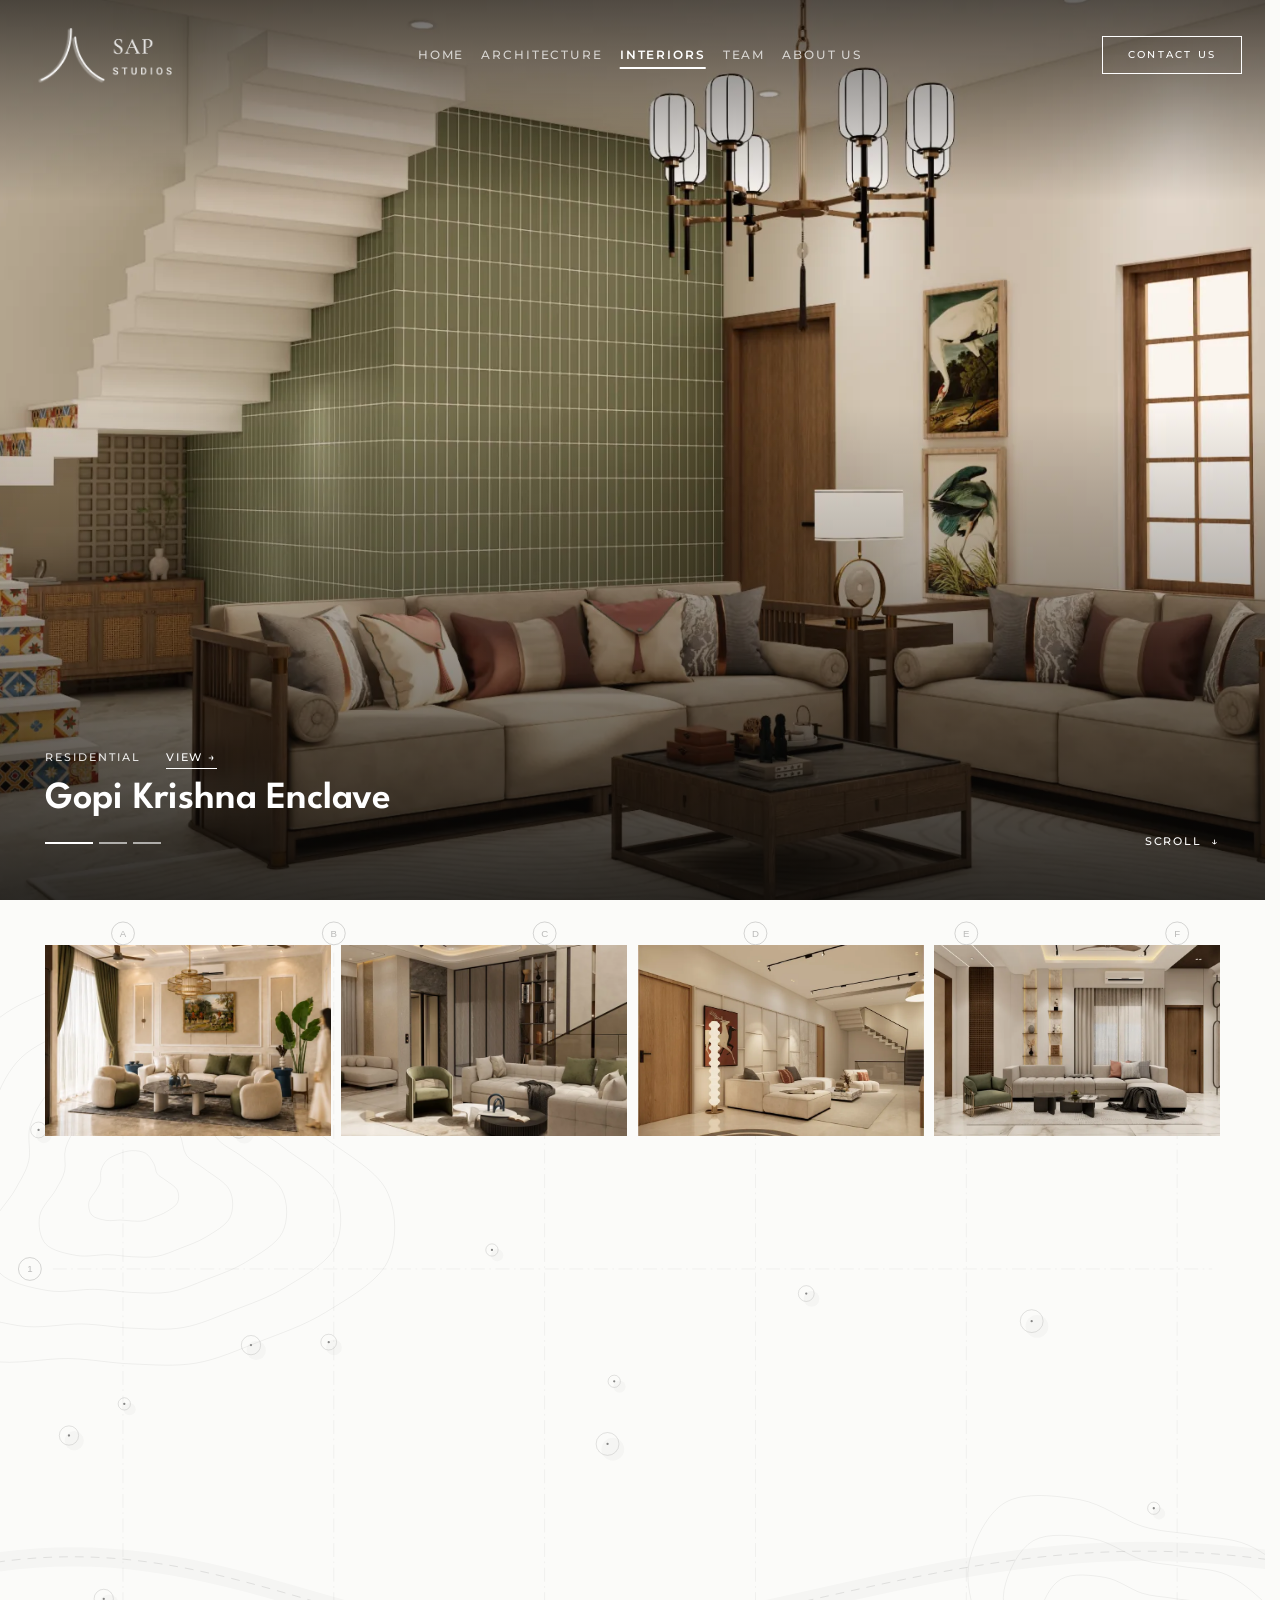
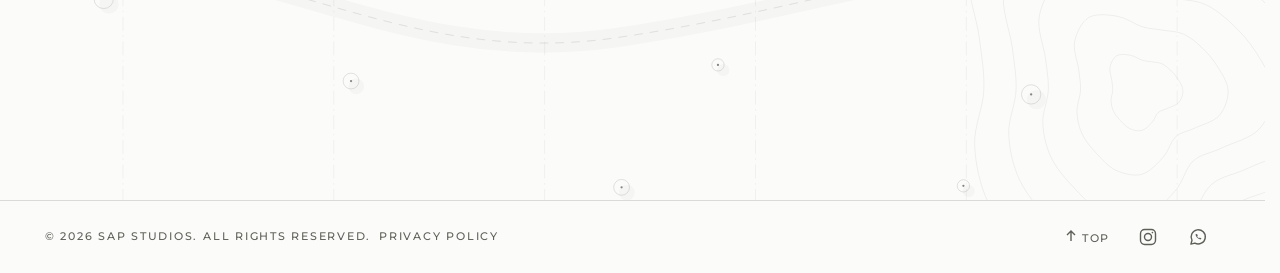
<file: interiors.html>
<!doctype html>
<html lang="en">
<head>
<meta charset="utf-8">
<meta name="viewport" content="width=device-width,initial-scale=1,viewport-fit=cover">
<title>Interiors | SAP Studios</title>
<meta name="description" content="Interior design projects by SAP Studios, an architecture and interior design studio in Hyderabad: residential interiors built around warm materials, light and everyday comfort.">
<meta property="og:type" content="website">
<meta property="og:title" content="Interiors | SAP Studios">
<meta property="og:description" content="Interior design projects by SAP Studios, an architecture and interior design studio in Hyderabad.">
<meta property="og:site_name" content="SAP Studios">
<meta property="og:url" content="https://sapstudios.in/interiors.html">
<meta property="og:image" content="https://sapstudios.in/assets/images/og-interiors.jpg">
<meta property="og:image:width" content="1200">
<meta property="og:image:height" content="630">
<meta name="twitter:card" content="summary_large_image">
<meta name="twitter:title" content="Interiors | SAP Studios">
<meta name="twitter:description" content="Interior design projects by SAP Studios, an architecture and interior design studio in Hyderabad.">
<meta name="twitter:image" content="https://sapstudios.in/assets/images/og-interiors.jpg">
<link rel="canonical" href="https://sapstudios.in/interiors.html">
<link rel="icon" type="image/png" sizes="32x32" href="assets/images/favicon-32.png">
<link rel="apple-touch-icon" href="assets/images/favicon-180.png">
<link rel="manifest" href="site.webmanifest">
<meta name="theme-color" content="#070706">
<link rel="preconnect" href="https://fonts.googleapis.com">
<link rel="preconnect" href="https://fonts.gstatic.com" crossorigin>
<link rel="stylesheet" href="https://fonts.googleapis.com/css2?family=League+Spartan:wght@400;600;700&family=Livvic:wght@700&family=Montserrat:wght@400;500;600;700&display=swap">
<!-- first slide image: start fetching it before the script builds the slider -->
<link rel="preload" as="image" type="image/webp" href="assets/images/interiors/gopi-krishna-enclave/living-04-1920.webp" fetchpriority="high">
<link rel="stylesheet" href="shared/tokens.css">
<link rel="stylesheet" href="shared/components.css?v=20261017c">

<!-- Structured data for search engines -->
<script type="application/ld+json">
{
  "@context": "https://schema.org",
  "@graph": [
    {
      "@type": "WebSite",
      "@id": "https://sapstudios.in/#website",
      "url": "https://sapstudios.in/",
      "name": "SAP Studios",
      "publisher": {
        "@id": "https://sapstudios.in/#organization"
      },
      "inLanguage": "en-IN"
    },
    {
      "@type": "ProfessionalService",
      "@id": "https://sapstudios.in/#organization",
      "name": "SAP Studios",
      "url": "https://sapstudios.in/",
      "description": "Architecture and interior design studio in Hyderabad.",
      "logo": "https://sapstudios.in/assets/images/sap-logo.png",
      "foundingDate": "2024",
      "address": {
        "@type": "PostalAddress",
        "addressLocality": "Hyderabad",
        "addressRegion": "Telangana",
        "addressCountry": "IN"
      },
      "areaServed": "Hyderabad"
    },
    {
      "@type": "CollectionPage",
      "@id": "https://sapstudios.in/interiors.html#webpage",
      "url": "https://sapstudios.in/interiors.html",
      "name": "Interiors Projects | SAP Studios",
      "description": "Interior design projects by SAP Studios, an architecture and interior design studio in Hyderabad.",
      "isPartOf": {
        "@id": "https://sapstudios.in/#website"
      },
      "about": {
        "@id": "https://sapstudios.in/#organization"
      },
      "breadcrumb": {
        "@type": "BreadcrumbList",
        "itemListElement": [
          {
            "@type": "ListItem",
            "position": 1,
            "name": "Home",
            "item": "https://sapstudios.in/"
          },
          {
            "@type": "ListItem",
            "position": 2,
            "name": "Interiors",
            "item": "https://sapstudios.in/interiors.html"
          }
        ]
      }
    }
  ]
}
</script>
</head>
<body class="page" data-nav="inner" data-page="interiors" data-collection="interiors">
<a class="skip-link" href="#work">Skip to projects</a>
<main>
  <h1 class="sr-only">Interiors projects by SAP Studios</h1>
  <section class="slider" data-slider aria-roledescription="carousel" aria-label="Featured interiors projects"></section>
  <nav class="filters" data-filters aria-label="Filter projects by typology" hidden></nav>
  <section class="work" id="work" data-work aria-labelledby="work-title">
    <h2 class="sr-only" id="work-title">All interiors projects</h2>
    <div class="grid" data-grid></div>
  </section>
</main>
<footer data-sap-footer></footer>
<noscript>
  <p style="padding:120px 20px 40px;font:500 14px/1.7 Montserrat,Arial,sans-serif;text-align:center">JavaScript is needed to show the projects. <a href="index.html">Back to Home</a></p>
</noscript>
<script src="shared/nav.js?v=20261017" defer></script>
<script src="shared/projects.interiors.js" defer></script>
<script src="shared/portfolio.js" defer></script>
</body>
</html>
</file>
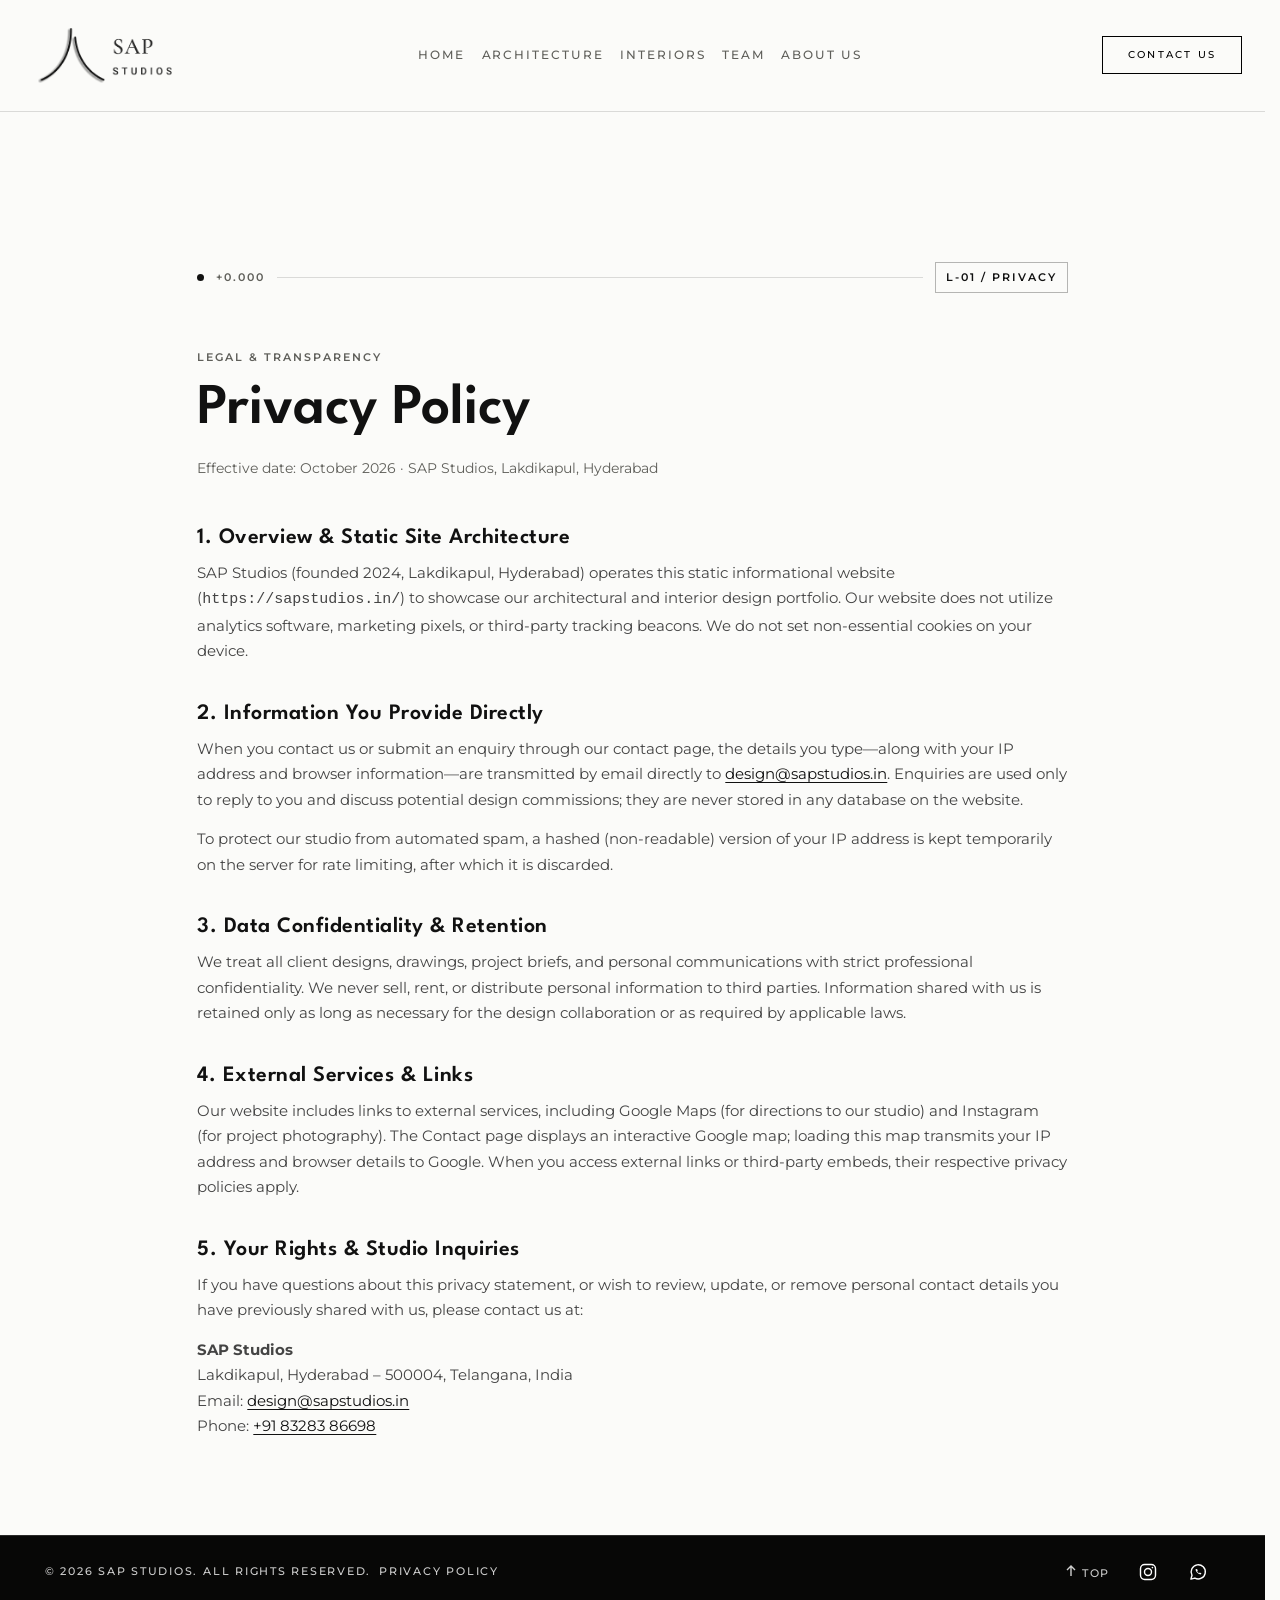
<file: privacy.html>
<!doctype html>
<!-- Review with the studio before launch -->
<html lang="en">
<head>
<meta charset="utf-8">
<meta name="viewport" content="width=device-width, initial-scale=1, viewport-fit=cover">
<title>Privacy Policy | SAP Studios, Hyderabad</title>
<meta name="description" content="Privacy policy for SAP Studios static website. Details on how we handle enquiries and respect client confidentiality.">
<link rel="canonical" href="https://sapstudios.in/privacy.html">
<meta name="robots" content="index, follow">
<meta name="theme-color" content="#070706">
<meta name="format-detection" content="telephone=no">

<!-- Social sharing -->
<meta property="og:type" content="website">
<meta property="og:site_name" content="SAP Studios">
<meta property="og:locale" content="en_IN">
<meta property="og:title" content="Privacy Policy | SAP Studios, Hyderabad">
<meta property="og:description" content="Privacy policy for SAP Studios static website.">
<meta property="og:url" content="https://sapstudios.in/privacy.html">
<meta property="og:image" content="https://sapstudios.in/assets/images/og-architecture.jpg">
<meta property="og:image:width" content="1200">
<meta property="og:image:height" content="630">
<meta name="twitter:card" content="summary_large_image">
<meta name="twitter:title" content="Privacy Policy | SAP Studios, Hyderabad">
<meta name="twitter:description" content="Privacy policy for SAP Studios static website.">
<meta name="twitter:image" content="https://sapstudios.in/assets/images/og-architecture.jpg">

<!-- Icons -->
<link rel="icon" href="favicon.ico" sizes="48x48">
<link rel="icon" type="image/png" sizes="32x32" href="favicon-32.png">
<link rel="apple-touch-icon" href="apple-touch-icon.png">
<link rel="manifest" href="site.webmanifest">

<!-- Fonts -->
<link rel="preconnect" href="https://fonts.googleapis.com">
<link rel="preconnect" href="https://fonts.gstatic.com" crossorigin>
<link rel="stylesheet" href="https://fonts.googleapis.com/css2?family=League+Spartan:wght@600&amp;family=Montserrat:wght@400;500;600;700&amp;display=swap">

<!-- Chrome & Shared Styles -->
<link rel="stylesheet" href="shared/tokens.css">
<link rel="stylesheet" href="shared/components.css?v=20261017c">

<style>
  .privacy-main {
    padding-top: calc(var(--header-h, 76px) + env(safe-area-inset-top, 0px));
    min-height: calc(100vh - 200px);
    background-color: var(--color-bg-light, #fbfbf9);
    color: var(--color-ink-light, #111);
  }
  .privacy-container {
    max-width: 960px;
    margin: 0 auto;
    padding: 40px var(--page-gutter, clamp(20px, 3.5vw, 48px)) 96px;
  }
  .sheet-tag-row {
    display: flex;
    align-items: center;
    gap: 12px;
  }
  .sheet-dot {
    width: 7px;
    height: 7px;
    border-radius: 50%;
    background-color: #111;
    flex: none;
  }
  .lbl {
    font: 600 11px/1.5 var(--font-sans, 'Montserrat', Arial, sans-serif);
    letter-spacing: 2px;
    text-transform: uppercase;
    color: #5f5f5a;
  }
  .sheet-tag-badge {
    border: 1px solid rgba(17, 17, 17, 0.3);
    padding: 6px 10px;
    color: #111;
    font: 600 11px/1.5 var(--font-sans, 'Montserrat', Arial, sans-serif);
    letter-spacing: 2px;
    text-transform: uppercase;
  }
  .hl {
    height: 1px;
    background-color: rgba(17, 17, 17, 0.14);
    border: 0;
    margin: 0;
    flex: 1;
  }
  .privacy-header {
    margin-top: 56px;
    margin-bottom: 48px;
  }
  .privacy-title {
    margin: 14px 0 16px;
    font: 600 clamp(36px, 4.5vw, 64px)/1.08 var(--font-display, 'League Spartan', Arial, sans-serif);
    color: #111;
  }
  .privacy-meta {
    font: 400 14px/1.6 var(--font-sans, 'Montserrat', Arial, sans-serif);
    color: #5f5f5a;
  }
  .privacy-content {
    display: flex;
    flex-direction: column;
    gap: 40px;
    font: 400 15px/1.7 var(--font-sans, 'Montserrat', Arial, sans-serif);
    color: #333;
  }
  .privacy-section h2 {
    margin: 0 0 12px;
    font: 600 22px var(--font-display, 'League Spartan', Arial, sans-serif);
    color: #111;
    letter-spacing: 0.5px;
  }
  .privacy-section p {
    margin: 0 0 14px;
    color: #444;
  }
  .privacy-section p:last-child {
    margin-bottom: 0;
  }
  .privacy-section a {
    color: #111;
    text-decoration: underline;
    text-underline-offset: 3px;
  }
  .privacy-section a:hover {
    opacity: 0.7;
  }
</style>

<!-- Scripts -->
<script src="shared/nav.js?v=20261017" defer></script>

<!-- Structured data -->
<script type="application/ld+json">
{
  "@context": "https://schema.org",
  "@graph": [
    {
      "@type": "WebSite",
      "@id": "https://sapstudios.in/#website",
      "url": "https://sapstudios.in/",
      "name": "SAP Studios",
      "publisher": {
        "@id": "https://sapstudios.in/#organization"
      },
      "inLanguage": "en-IN"
    },
    {
      "@type": "WebPage",
      "@id": "https://sapstudios.in/privacy.html#webpage",
      "url": "https://sapstudios.in/privacy.html",
      "name": "Privacy Policy | SAP Studios",
      "isPartOf": {
        "@id": "https://sapstudios.in/#website"
      }
    }
  ]
}
</script>
</head>
<body class="page" data-nav="inner" data-page="privacy">
<a class="skip-link" href="#main">Skip to main content</a>

<main id="main" class="privacy-main">
  <article class="privacy-container">
    <div class="sheet-tag-row">
      <span class="sheet-dot" aria-hidden="true"></span>
      <span class="lbl">+0.000</span>
      <hr class="hl" aria-hidden="true">
      <span class="sheet-tag-badge">L-01 / Privacy</span>
    </div>

    <header class="privacy-header">
      <div class="lbl">Legal &amp; Transparency</div>
      <h1 class="privacy-title">Privacy Policy</h1>
      <p class="privacy-meta">Effective date: October 2026 &middot; SAP Studios, Lakdikapul, Hyderabad</p>
    </header>

    <div class="privacy-content">
      <section class="privacy-section">
        <h2>1. Overview &amp; Static Site Architecture</h2>
        <p>SAP Studios (founded 2024, Lakdikapul, Hyderabad) operates this static informational website (<code>https://sapstudios.in/</code>) to showcase our architectural and interior design portfolio. Our website does not utilize analytics software, marketing pixels, or third-party tracking beacons. We do not set non-essential cookies on your device.</p>
      </section>

      <section class="privacy-section">
        <h2>2. Information You Provide Directly</h2>
        <p>When you contact us or submit an enquiry through our contact page, the details you type—along with your IP address and browser information—are transmitted by email directly to <a href="mailto:design@sapstudios.in">design@sapstudios.in</a>. Enquiries are used only to reply to you and discuss potential design commissions; they are never stored in any database on the website.</p>
        <p>To protect our studio from automated spam, a hashed (non-readable) version of your IP address is kept temporarily on the server for rate limiting, after which it is discarded.</p>
      </section>

      <section class="privacy-section">
        <h2>3. Data Confidentiality &amp; Retention</h2>
        <p>We treat all client designs, drawings, project briefs, and personal communications with strict professional confidentiality. We never sell, rent, or distribute personal information to third parties. Information shared with us is retained only as long as necessary for the design collaboration or as required by applicable laws.</p>
      </section>

      <section class="privacy-section">
        <h2>4. External Services &amp; Links</h2>
        <p>Our website includes links to external services, including Google Maps (for directions to our studio) and Instagram (for project photography). The Contact page displays an interactive Google map; loading this map transmits your IP address and browser details to Google. When you access external links or third-party embeds, their respective privacy policies apply.</p>
      </section>

      <section class="privacy-section">
        <h2>5. Your Rights &amp; Studio Inquiries</h2>
        <p>If you have questions about this privacy statement, or wish to review, update, or remove personal contact details you have previously shared with us, please contact us at:</p>
        <p>
          <strong>SAP Studios</strong><br>
          Lakdikapul, Hyderabad – 500004, Telangana, India<br>
          Email: <a href="mailto:design@sapstudios.in">design@sapstudios.in</a><br>
          Phone: <a href="tel:+918328386698">+91 83283 86698</a>
        </p>
      </section>
    </div>
  </article>
</main>

<footer data-sap-footer></footer>
</body>
</html>
</file>
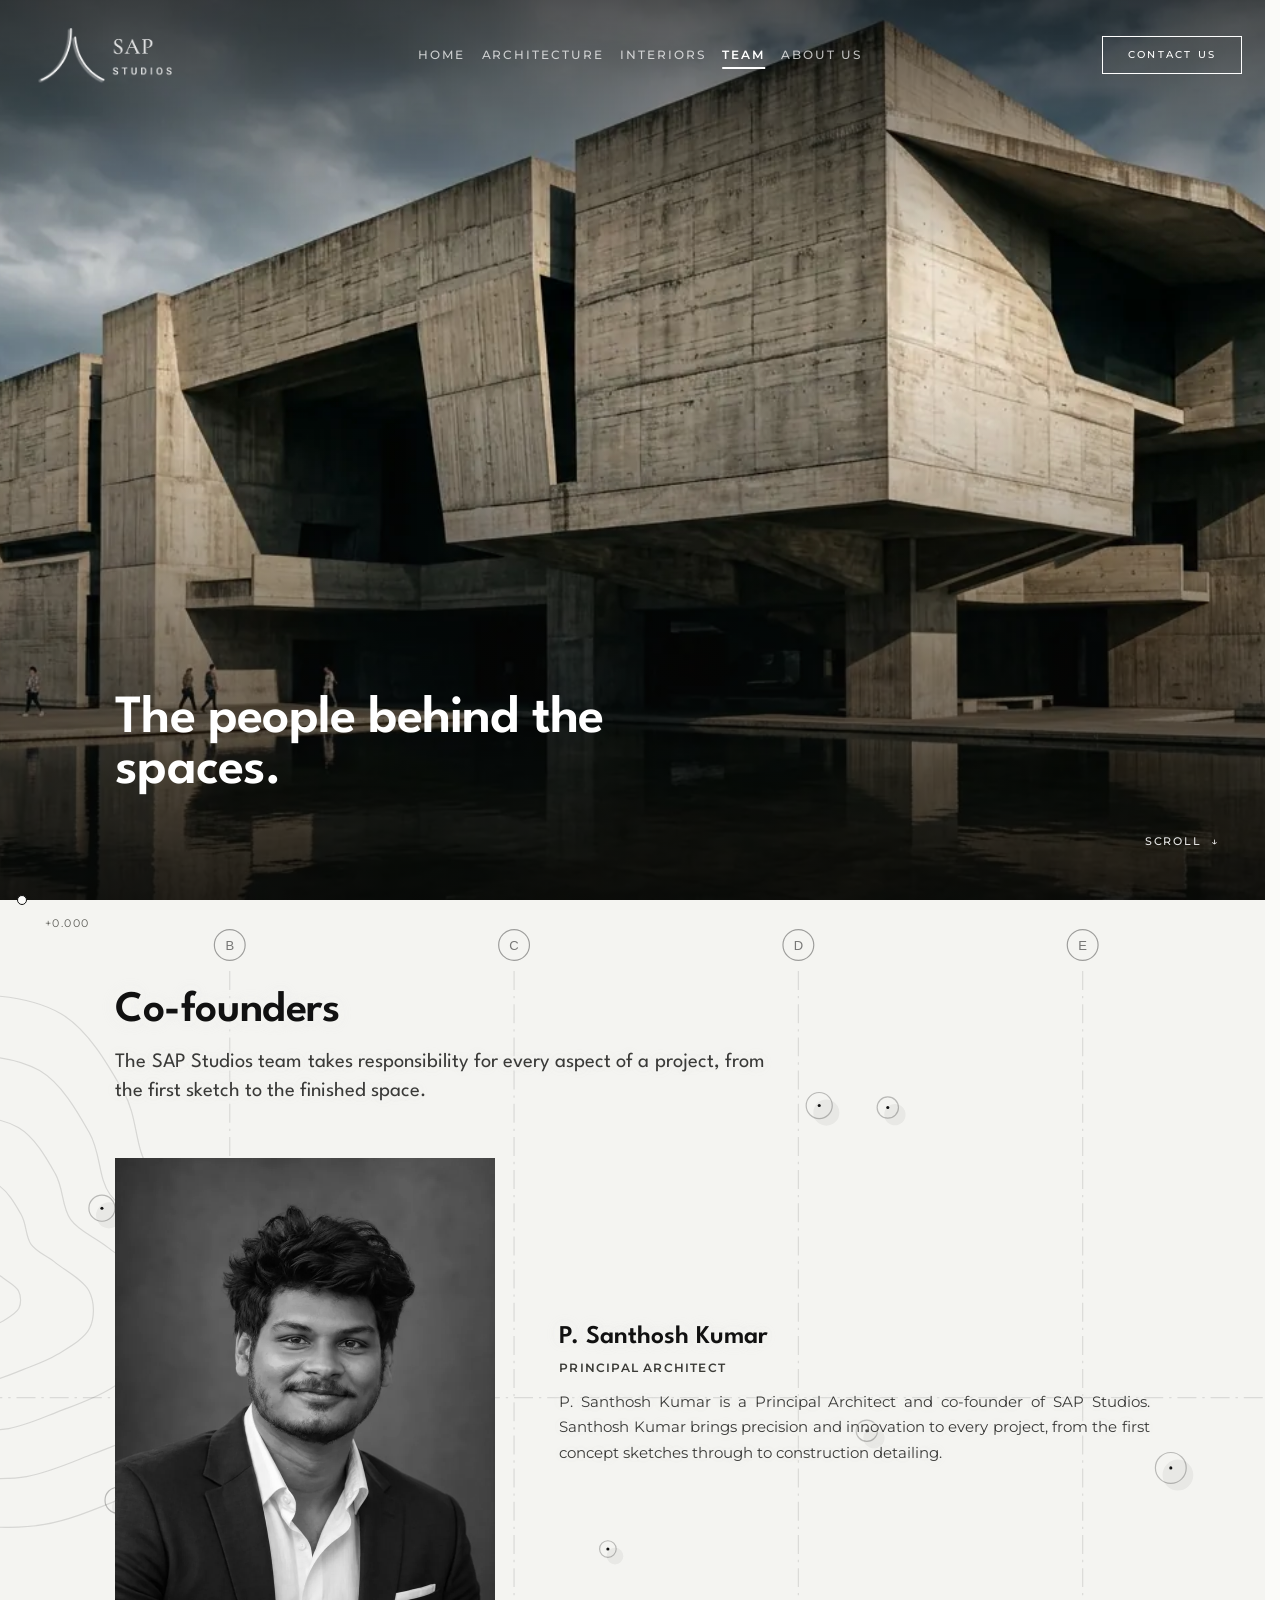
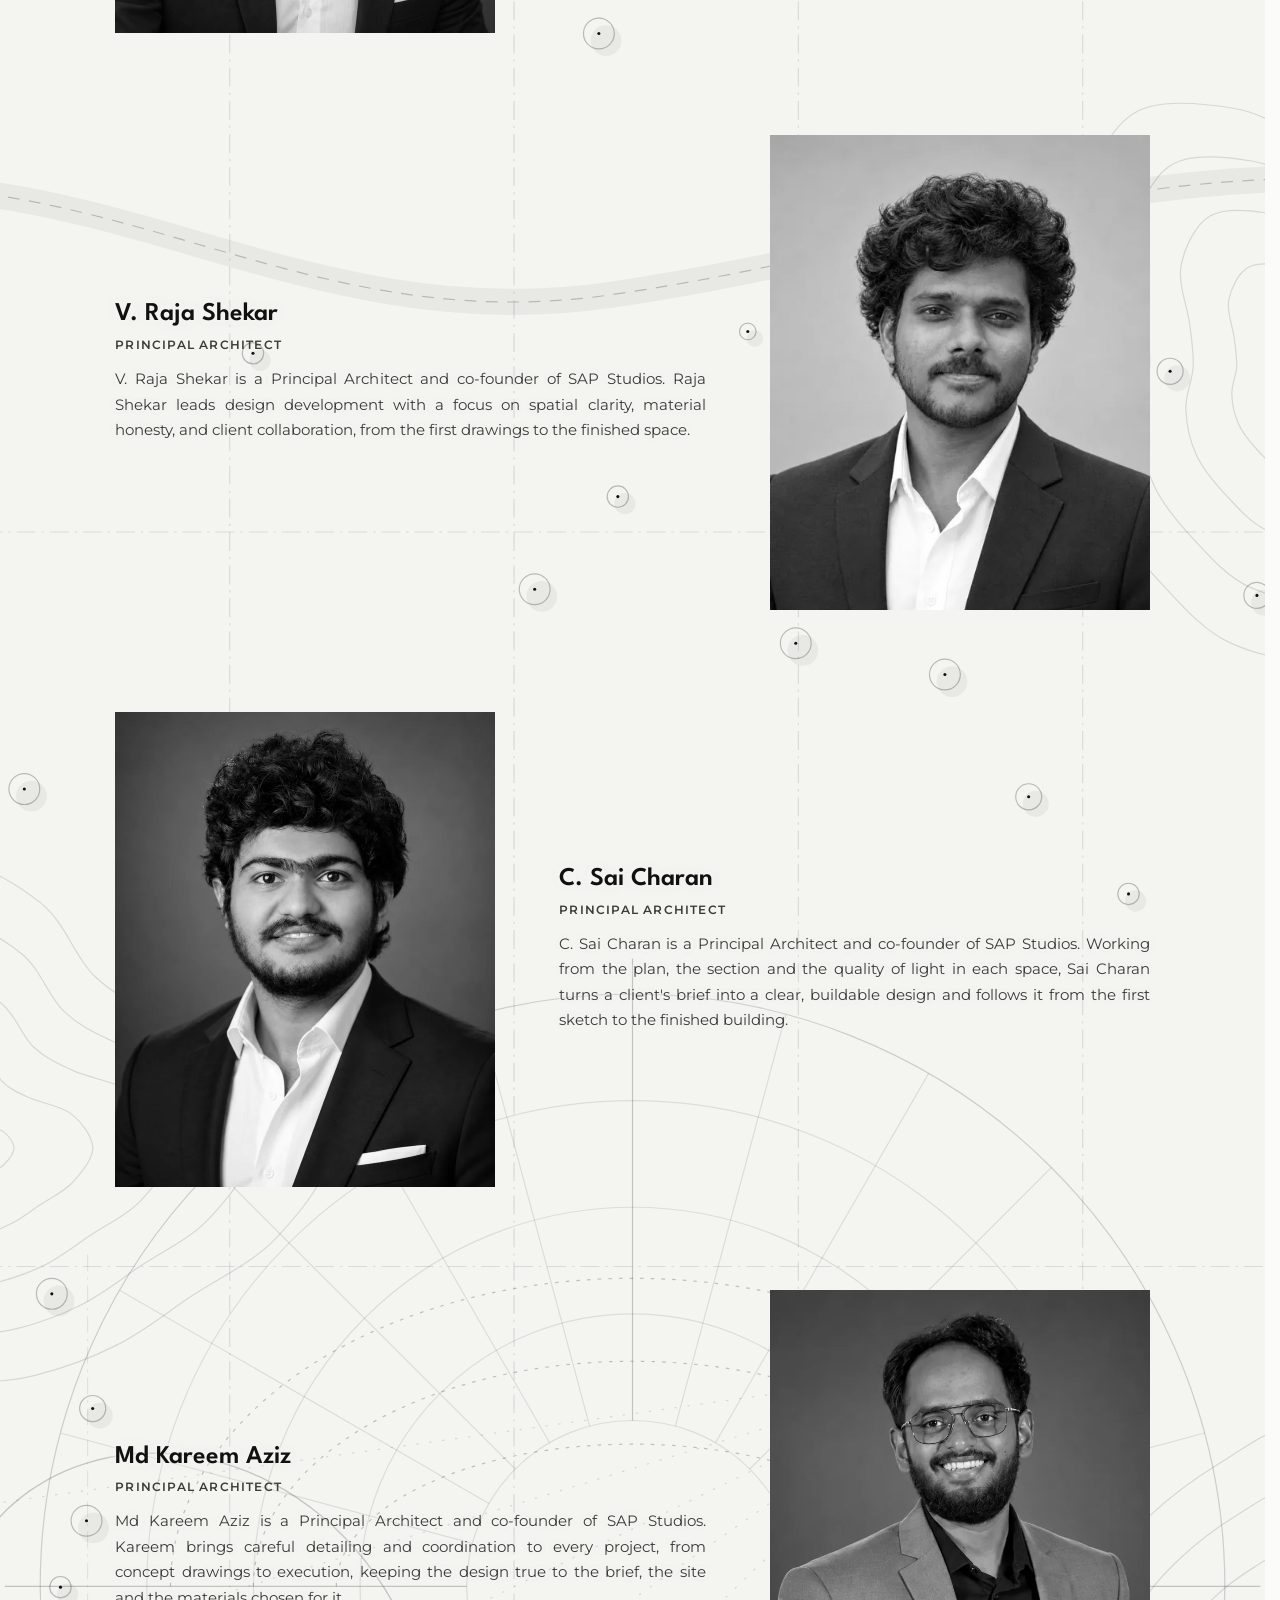
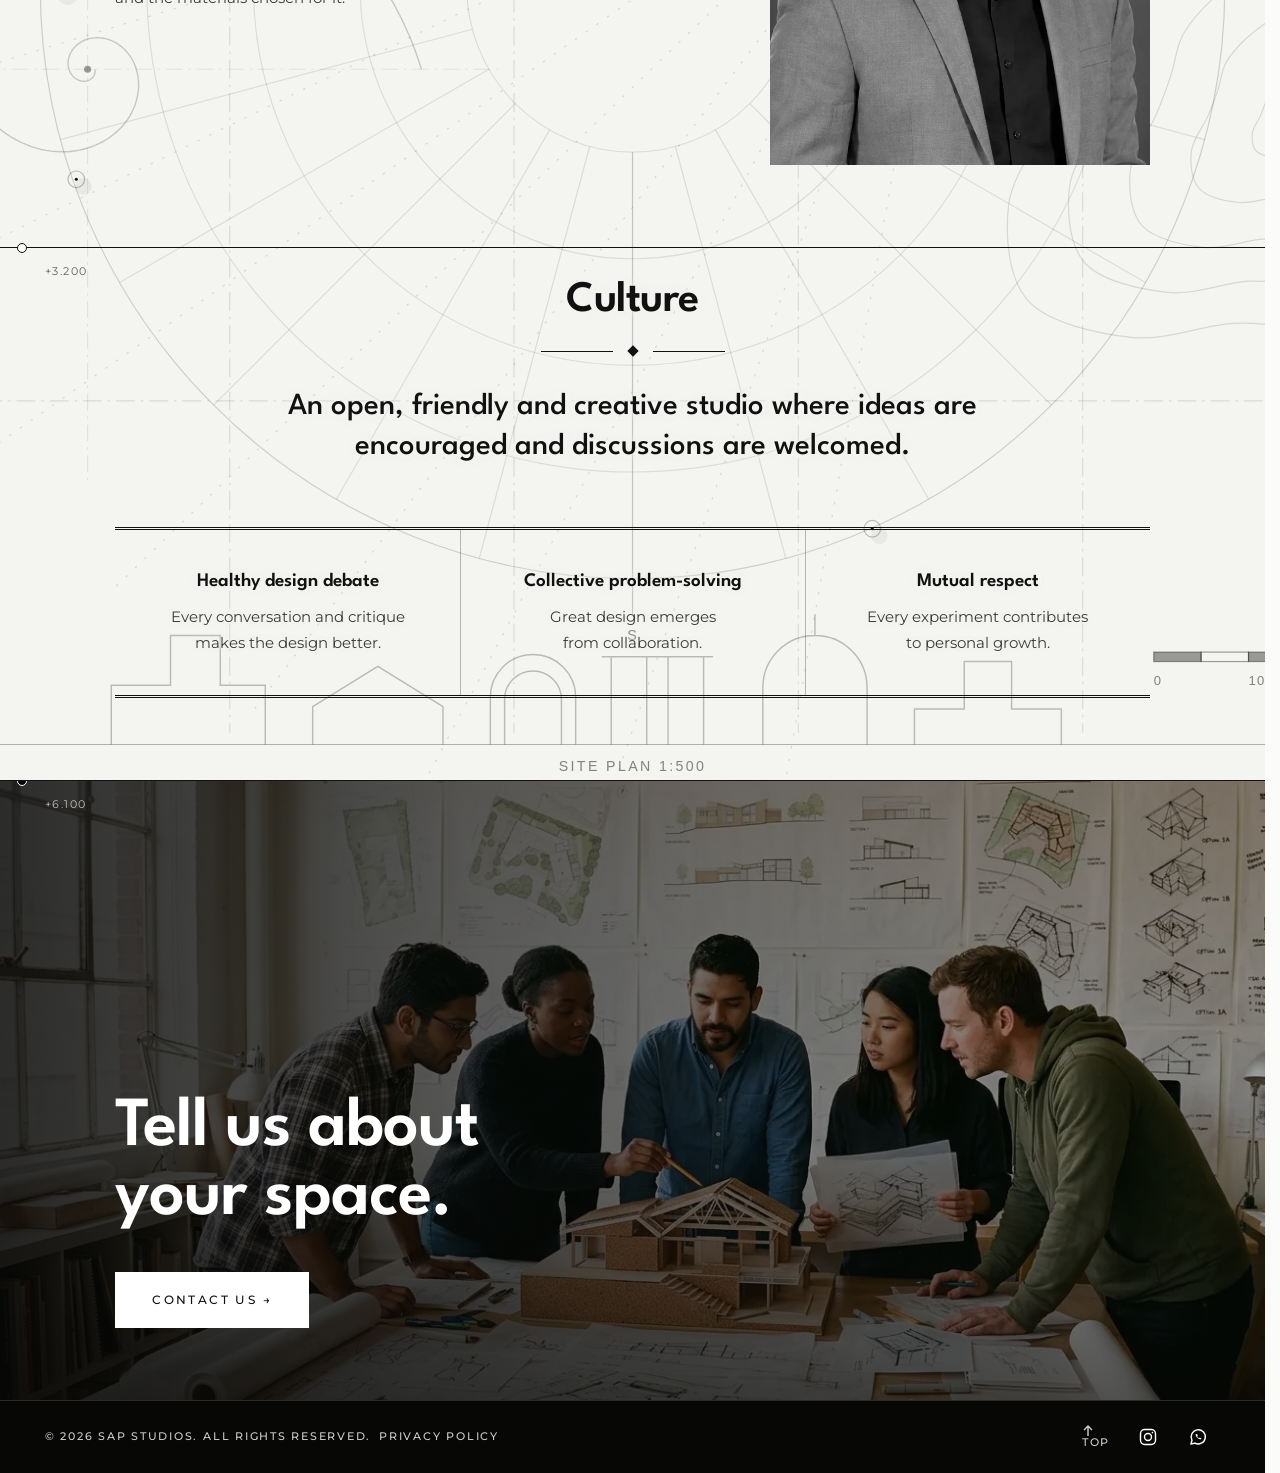
<file: team.html>
<!doctype html>
<html lang="en" class="no-js">

<head>
  <meta charset="utf-8">
  <meta name="viewport" content="width=device-width, initial-scale=1, viewport-fit=cover">
  <title>Team | SAP Studios, Architecture and Interiors, Hyderabad</title>
  <meta name="description"
    content="Meet the co-founders of SAP Studios, an architecture and interior design studio in Lakdikapul, Hyderabad. Hands-on from the first sketch to the finished space.">
  <meta name="theme-color" content="#070706">
  <link rel="canonical" href="https://sapstudios.in/team.html">

  <!-- Open Graph / social previews -->
  <meta property="og:type" content="website">
  <meta property="og:site_name" content="SAP Studios">
  <meta property="og:title" content="Team | SAP Studios">
  <meta property="og:description"
    content="Meet the co-founders of SAP Studios, an architecture and interior design studio in Hyderabad.">
  <meta property="og:url" content="https://sapstudios.in/team.html">
  <meta property="og:image" content="https://sapstudios.in/assets/img/og-team.jpg">
  <meta property="og:image:width" content="1200">
  <meta property="og:image:height" content="630">
  <meta name="twitter:card" content="summary_large_image">
  <meta name="twitter:title" content="Team | SAP Studios, Architecture and Interiors, Hyderabad">
  <meta name="twitter:description"
    content="Meet the co-founders of SAP Studios, an architecture and interior design studio in Hyderabad.">
  <meta name="twitter:image" content="https://sapstudios.in/assets/img/og-team.jpg">

  <link rel="icon" href="assets/img/favicon.svg" type="image/svg+xml">
  <link rel="icon" type="image/png" sizes="32x32" href="assets/images/favicon-32.png">
  <link rel="apple-touch-icon" href="assets/images/favicon-180.png">
  <link rel="manifest" href="site.webmanifest">

  <!-- Fonts: Montserrat (UI/body), League Spartan (headlines), Livvic (logo only) -->
  <link rel="preconnect" href="https://fonts.googleapis.com">
  <link rel="preconnect" href="https://fonts.gstatic.com" crossorigin>
  <link rel="stylesheet"
    href="https://fonts.googleapis.com/css2?family=League+Spartan:wght@400;500;600;700&family=Livvic:wght@700&family=Montserrat:wght@400;500;600&display=swap">

  <!-- Largest image on the page: start loading it early -->
  <link rel="preload" as="image" type="image/webp" href="assets/img/hero-1443.webp"
    imagesrcset="assets/img/hero-800.webp 800w, assets/img/hero-1443.webp 1443w" imagesizes="100vw"
    fetchpriority="high">

  <link rel="stylesheet" href="shared/tokens.css">
  <link rel="stylesheet" href="assets/css/team.css?v=20261016c">
  <link rel="stylesheet" href="shared/components.css?v=20261017c">
  <script>document.documentElement.className = document.documentElement.className.replace('no-js', 'js');</script>

  <script type="application/ld+json">
{
  "@context": "https://schema.org",
  "@type": "ProfessionalService",
  "@id": "https://sapstudios.in/#organization",
  "name": "SAP Studios",
  "description": "Architecture and interior design studio in Hyderabad.",
  "url": "https://sapstudios.in/",
  "email": "design@sapstudios.in",
  "telephone": "+91-8328386698",
  "address": {
    "@type": "PostalAddress",
    "streetAddress": "Lakdikapul",
    "addressLocality": "Hyderabad",
    "addressRegion": "Telangana",
    "postalCode": "500004",
    "addressCountry": "IN"
  },
  "sameAs": ["https://www.instagram.com/sap.studios_"],
  "founder": [
    {"@type": "Person", "name": "P. Santhosh Kumar", "jobTitle": "Principal Architect"},
    {"@type": "Person", "name": "V. Raja Shekar", "jobTitle": "Principal Architect"},
    {"@type": "Person", "name": "C. Sai Charan", "jobTitle": "Principal Architect"},
    {"@type": "Person", "name": "Md Kareem Aziz", "jobTitle": "Principal Architect"}
  ]
}
</script>
</head>

<body class="page" data-nav="inner" data-page="team">
  <div id="page-top"></div>
  <a class="skip-link" href="#main">Skip to content</a>

  <main id="main">

    <!-- ============ HERO ============ -->
    <section class="hero" aria-labelledby="page-title">
      <picture>
        <source type="image/webp" srcset="assets/img/hero-800.webp 800w, assets/img/hero-1443.webp 1443w" sizes="100vw">
        <img class="hero__img" src="assets/img/hero-1443.jpg"
          srcset="assets/img/hero-800.jpg 800w, assets/img/hero-1443.jpg 1443w" sizes="100vw" width="1443" height="672"
          alt="" fetchpriority="high" decoding="async">
      </picture>
      <div class="hero__inner">
        <h1 id="page-title">The people behind the spaces.</h1>
      </div>
      <a class="scroll-hint" href="#founders" aria-label="Scroll to founders">SCROLL <span
          aria-hidden="true">&darr;</span></a>
    </section>

    <!-- ============ Co-founders + Culture (shared site-plan drawing behind both) ============ -->
    <div class="plan">

      <section class="section founders" id="founders" aria-labelledby="founders-title">
        <div class="datum" aria-hidden="true"><span>+0.000</span></div>
        <div class="container">
          <div class="founders__intro prose">
            <h2 class="t-section" id="founders-title">Co-founders</h2>
            <p class="t-lead">The SAP Studios team takes responsibility for every aspect of a project, from the first
              sketch to the finished space.</p>
          </div>

          <div class="founders__grid">
            <figure class="founder">
              <div class="founder__photo">
                <img src="assets/img/santhosh-kumar-760.webp"
                  srcset="assets/img/santhosh-kumar-760.webp 760w, assets/img/santhosh-kumar-1140.webp 1140w"
                  sizes="(max-width: 700px) 90vw, 380px" width="760" height="950"
                  alt="P. Santhosh Kumar, Principal Architect and co-founder of SAP Studios" loading="lazy" decoding="async">
              </div>
              <figcaption class="prose">
                <h3>P. Santhosh Kumar</h3>
                <span class="founder__role">PRINCIPAL ARCHITECT</span>
                <p class="founder__bio muted">P. Santhosh Kumar is a Principal Architect and co-founder of SAP Studios.
                  Santhosh Kumar brings precision and innovation to every project, from the first concept sketches
                  through to construction detailing.</p>
              </figcaption>
            </figure>

            <figure class="founder">
              <div class="founder__photo">
                <picture>
                  <source type="image/webp"
                    srcset="assets/img/raja-sheker-480.webp 480w, assets/img/raja-sheker-720.webp 720w, assets/img/raja-sheker-960.webp 960w"
                    sizes="(max-width: 700px) 90vw, 380px">
                  <img src="assets/img/raja-sheker-720.jpg"
                    srcset="assets/img/raja-sheker-480.jpg 480w, assets/img/raja-sheker-720.jpg 720w, assets/img/raja-sheker-960.jpg 960w"
                    sizes="(max-width: 700px) 90vw, 380px" width="960" height="1200"
                    alt="V. Raja Shekar, Principal Architect and co-founder of SAP Studios" loading="lazy"
                    decoding="async">
                </picture>
              </div>
              <figcaption class="prose">
                <h3>V. Raja Shekar</h3>
                <span class="founder__role">PRINCIPAL ARCHITECT</span>
                <p class="founder__bio muted">V. Raja Shekar is a Principal Architect and co-founder of SAP Studios.
                  Raja Shekar leads design development with a focus on spatial clarity, material honesty, and client
                  collaboration, from the first drawings to the finished space.</p>
              </figcaption>
            </figure>

            <figure class="founder">
              <div class="founder__photo">
                <img src="assets/img/sai-charan-760.webp"
                  srcset="assets/img/sai-charan-760.webp 760w, assets/img/sai-charan-1140.webp 1121w"
                  sizes="(max-width: 700px) 90vw, 380px" width="760" height="950"
                  alt="C. Sai Charan, Principal Architect and co-founder of SAP Studios" loading="lazy" decoding="async">
              </div>
              <figcaption class="prose">
                <h3>C. Sai Charan</h3>
                <span class="founder__role">PRINCIPAL ARCHITECT</span>
                <p class="founder__bio muted">C. Sai Charan is a Principal Architect and co-founder of SAP Studios.
                  Working from the plan, the section and the quality of light in each space, Sai Charan turns a client's
                  brief into a clear, buildable design and follows it from the first sketch to the finished building.</p>
              </figcaption>
            </figure>

            <figure class="founder">
              <div class="founder__photo">
                <img src="assets/img/kareem-aziz-760.webp" width="699" height="874"
                  alt="Md Kareem Aziz, Principal Architect and co-founder of SAP Studios" loading="lazy" decoding="async">
              </div>
              <figcaption class="prose">
                <h3>Md Kareem Aziz</h3>
                <span class="founder__role">PRINCIPAL ARCHITECT</span>
                <p class="founder__bio muted">Md Kareem Aziz is a Principal Architect and co-founder of SAP Studios.
                  Kareem brings careful detailing and coordination to every project, from concept drawings to execution,
                  keeping the design true to the brief, the site and the materials chosen for it.</p>
              </figcaption>
            </figure>
          </div>
        </div>
      </section>

      <section class="section culture" aria-labelledby="culture-title">
        <div class="datum" aria-hidden="true"><span>+3.200</span></div>
        <div class="container">
          <div class="culture__head">
            <h2 class="t-section" id="culture-title">Culture</h2>
            <div class="ornament" aria-hidden="true"><i></i></div>
            <p class="t-lead">An open, friendly and creative studio where ideas are encouraged and discussions are
              welcomed.</p>
          </div>
          <ul class="principles">
            <li class="prose">
              <h3>Healthy design debate</h3>
              <p class="muted">Every conversation and critique makes the design better.</p>
            </li>
            <li class="prose">
              <h3>Collective problem-solving</h3>
              <p class="muted">Great design emerges from collaboration.</p>
            </li>
            <li class="prose">
              <h3>Mutual respect</h3>
              <p class="muted">Every experiment contributes to personal growth.</p>
            </li>
          </ul>
        </div>
      </section>

    </div>

    <!-- ============ CLOSING BAND ============ -->
    <section class="cta-band" aria-labelledby="cta-title">
      <picture>
        <source type="image/webp" srcset="assets/img/studio-800.webp 800w, assets/img/studio-1290.webp 1290w"
          sizes="100vw">
        <img class="cta-band__img" src="assets/img/studio-1290.jpg"
          srcset="assets/img/studio-800.jpg 800w, assets/img/studio-1290.jpg 1290w" sizes="100vw" width="1290"
          height="768" alt="" loading="lazy" decoding="async">
      </picture>
      <div class="datum" aria-hidden="true"><span>+6.100</span></div>
      <div class="container">
        <h2 id="cta-title">Tell us about your space.</h2>
        <a class="btn btn--solid-light" href="contact.html">CONTACT US →</a>
      </div>
    </section>

  </main>

  <!-- ============ FOOTER (same on every page; only aria-current changes) ============ -->
  <footer data-sap-footer></footer>

  <script src="shared/nav.js?v=20261017" defer></script>
</body>

</html>
</file>
<file: shared/tokens.css>
/* =========================================================
   SAP STUDIOS — SHARED DESIGN TOKENS
   One source of truth for color, type, and base layout rules.
   Link this on every page, BEFORE any page-specific <style>:
   <link rel="stylesheet" href="shared/tokens.css">
   ========================================================= */

/* FONTS: not imported here on purpose. An @import inside CSS makes the browser download this file first and only
   then discover the fonts (slow, render-blocking). Each page loads them with <link> tags in its <head> instead:
   <link rel="preconnect" href="https://fonts.googleapis.com">
   <link rel="preconnect" href="https://fonts.gstatic.com" crossorigin>
   <link rel="stylesheet" href="https://fonts.googleapis.com/css2?family=League+Spartan:wght@600&family=Montserrat:wght@400;500;600;700&display=swap">
   (Home also needs Livvic:wght@700 if it uses --font-brand.) */

:root{
  /* ---- Color tokens ---- */
  --color-bg-light: #fbfbf9;
  --color-bg-dark:  #070706;
  --color-ink-light:#111111;
  --color-ink-dark: #ffffff;
  --color-muted:    rgba(128,128,128,0.6);
  --color-muted-text:#5f5f5a;              /* small muted text on light backgrounds (>= 4.5:1 contrast) */
  --text-body:#3a3a38;                     /* body paragraphs at ~15–17px on light backgrounds */
  --color-placeholder:#e4e4e2;             /* neutral grey shown while an image loads */
  --color-line:rgba(17,17,17,.14);         /* 1px rules on light backgrounds */
  --color-chip:#ededeb;                    /* light-grey buttons inside the project popup */

  /* ---- Typography tokens — three official brand fonts, each with a defined job ----
     --font-sans    (Montserrat)     : body text, nav links, buttons, captions — the UI workhorse
     --font-display (League Spartan) : big headlines, page titles, project names — bold and confident
     --font-brand   (Livvic Bold)    : the SAP STUDIOS wordmark/logo specifically, nowhere else */
  --font-sans:    'Montserrat', Arial, sans-serif;
  --font-display: 'League Spartan', Arial, sans-serif;
  --font-brand:   'Livvic', Arial, sans-serif;
  --nav-font-size: clamp(15px, 1.45vw, 22px);
  --nav-letter-spacing: 0.45px;
  --nav-letter-spacing-active: 1px;

  /* ---- Spacing tokens ---- */
  --header-padding: 28px 38px;
  --header-padding-mobile: 20px;
  --page-gutter:clamp(20px,3.5vw,48px);    /* inner pages: header, slider text, grid and footer share this edge */
  --header-h:calc(28px + clamp(126px, 10.5vw, 205px) * 507 / 1248 + 28px);  /* inner pages: matches Home header */
  --grid-gap:clamp(8px,.8vw,12px);

  /* ---- Motion tokens ---- */
  --transition-theme: background-color .7s ease, color .7s ease;
  --transition-nav: transform .8s cubic-bezier(.22,.8,.2,1),
                     letter-spacing .8s cubic-bezier(.22,.8,.2,1),
                     opacity .65s ease, color .7s ease;
  --ease-out:cubic-bezier(.22,.8,.2,1);
  --dur-fast:.3s;
  --dur-mid:.5s;
  --dur-slow:.8s;
}

/* ---- Base reset (shared by every page) ---- */
*{ box-sizing:border-box; margin:0; padding:0; }
html,body{ height:100%; }

body{
  background: var(--color-bg-light);
  color: var(--color-ink-light);
  font-family: var(--font-sans);
  overflow-x:hidden;
  position:relative;
  transition: var(--transition-theme);
  padding-top: env(safe-area-inset-top,0px);
  padding-bottom: env(safe-area-inset-bottom,0px);
}
body.dark{
  background: var(--color-bg-dark);
  color: var(--color-ink-dark);
}

/* Inner pages (Architecture, Interiors, ...) scroll normally: <body class="page">.
   Safe-area padding is removed here because the fixed top bar and the footer handle the notch themselves. */
body.page{
  overflow:visible; height:auto; min-height:100%;
  padding-top:0; padding-bottom:0;
}
html{ -webkit-text-size-adjust:100%; text-size-adjust:100%; }
body{ -webkit-font-smoothing:antialiased; -moz-osx-font-smoothing:grayscale; }

/* ---- Shared header bar (logo + contact button) ----
   Markup for this is injected by shared/nav.js — these rules
   style whatever nav.js inserts into #site-header. */
header.site-header{
  position:relative; z-index:4;
  display:flex; justify-content:space-between; align-items:flex-start;
  padding: var(--header-padding);
  color:inherit;
}
.brand{
  display:block;
  width:clamp(126px,10.5vw,205px);
  height:auto;
  color:inherit; text-decoration:none;
  line-height:0;
  font-family: var(--font-brand);
  font-weight:700;
}
.brand-image{
  display:block; width:100%; height:auto;
  object-fit:contain; transform-origin:top left;
  filter:brightness(0) contrast(1.7);
}
body.dark .brand-image{ filter:invert(1) brightness(1.18) contrast(1.12); }

@media (max-width:700px){
  :root{ --header-h:calc(20px + 108px * 507 / 1248 + 20px); }
  header.site-header{ padding: var(--header-padding-mobile); }
  .brand{ width:108px; }
}

/* ---- Headline defaults — any h1/h2 on any page automatically gets the display font ---- */
h1,h2{
  font-family: var(--font-display);
  font-weight:600;
  margin:0;
}

/* Body copy at body size: one colour, weight 400, no opacity tint */
.plan .prose p,
.founder__bio,
.svc__line,
.popup__desc,
.popup__desc--full p,
.contact-subtitle{
  color:var(--text-body);
  font-weight:400;
  opacity:1;
}

@media (prefers-reduced-motion:reduce){
  *,*::before,*::after{
    transition-duration:.01ms !important;
    animation-duration:.01ms !important;
    animation-iteration-count:1 !important;
    scroll-behavior:auto !important;
  }
}
</file>
<file: css/about.css>
/* =========================================================
   SAP STUDIOS — ABOUT US
   Plain CSS, no build step. Mobile, tablet and desktop.
   Built from the About Us design mock-up: every colour, size and
   spacing value below comes from that design.

   Tokens use the same names as shared/tokens.css so they can be merged
   into it when the site's shared files are finalised.
   Order: tokens > base > components > sections > responsive > preferences
   ========================================================= */

/* ---------- Tokens ---------- */
:root {
  /* colour: the interface is black, white and grey. Colour comes only from photographs. */
  --color-bg-light: #fbfbf9;
  --color-bg-soft: #f4f4f1;
  --color-bg-dark: #070706;
  --color-ink-light: #111;
  --color-ink-dark: #fff;
  --color-text-muted: #5f5f5a;
  --color-text-muted-dark: rgba(255, 255, 255, .7);
  --color-label-dark: rgba(255, 255, 255, .55);
  --color-line: rgba(17, 17, 17, .28);

  /* type */
  --font-sans: 'Montserrat', Arial, Helvetica, sans-serif;
  --font-display: 'League Spartan', Arial, Helvetica, sans-serif;

  /* layout */
  --gutter: clamp(20px, 3.5vw, 48px);
  --max: 1400px;
  --ease: cubic-bezier(.22, .8, .2, 1);
}

/* ---------- Base ---------- */
*,
*::before,
*::after {
  box-sizing: border-box
}

html {
  scroll-behavior: smooth;
  -webkit-text-size-adjust: 100%
}

html.menu-open {
  overflow: hidden
}

/* lock page scroll while the mobile menu is open */
body {
  position: relative;
  margin: 0;
  background: var(--color-bg-light);
  color: var(--color-ink-light);
  font-family: var(--font-sans);
  font-size: 15px;
  line-height: 1.7;
  overflow-x: hidden;
  -webkit-font-smoothing: antialiased;
  text-rendering: optimizeLegibility;
}

img,
svg {
  display: block;
  max-width: 100%
}

img {
  height: auto
}

picture {
  display: contents
}

h1,
h2,
h3,
p,
ul,
dl,
dd,
figure,
address {
  margin: 0;
  padding: 0
}

p {
  max-width: 65ch
}

ul {
  list-style: none
}

address {
  font-style: normal
}

a {
  color: inherit
}

:focus-visible {
  outline: 2px solid currentColor;
  outline-offset: 4px
}

.visually-hidden {
  position: absolute !important;
  width: 1px;
  height: 1px;
  margin: -1px;
  padding: 0;
  overflow: hidden;
  clip: rect(0 0 0 0);
  white-space: nowrap;
  border: 0
}

.skip-link {
  position: absolute;
  left: 16px;
  top: -100px;
  z-index: 100;
  padding: 12px 18px;
  background: #fff;
  color: #111;
  font-size: .8125rem;
  letter-spacing: .12em;
  text-decoration: none
}

.skip-link:focus {
  top: 16px
}

.container {
  width: min(1120px, 100% - 2 * clamp(24px, 9vw, 150px));
  margin-inline: auto;
  padding-left: 0;
  padding-right: 0;
}

h1,
h2,
h3 {
  font-family: var(--font-display);
  font-weight: 600;
  line-height: 1
}

.t-section {
  font-size: clamp(2rem, 3.4vw, 3rem);
  letter-spacing: -.01em
}

.t-lead {
  font-family: var(--font-display);
  font-weight: 500;
  line-height: 1.2;
  font-size: clamp(1.35rem, 2.4vw, 2rem)
}

/* ---------- Buttons ---------- */
.btn {
  display: inline-flex;
  align-items: center;
  justify-content: center;
  min-height: 44px;
  padding: 0 22px;
  font-size: .6875rem;
  font-weight: 500;
  letter-spacing: .18em;
  text-decoration: none;
  white-space: nowrap;
  border: 1px solid currentColor;
  transition: background-color .3s var(--ease), color .3s var(--ease), border-color .3s var(--ease);
}

.btn--solid-light {
  min-height: 56px;
  padding: 0 36px;
  background: #fff;
  color: #111;
  border-color: #fff;
  font-size: .75rem;
  letter-spacing: .2em
}

.btn--solid-light:hover {
  background: transparent;
  color: #fff
}

/* ---------- Hero ---------- */
.hero {
  position: relative;
  isolation: isolate;
  display: flex;
  align-items: flex-end;
  color: var(--color-ink-dark);
  background: var(--color-bg-dark);
  overflow: hidden;
}

.hero--full {
  min-height: 100vh;
  min-height: 100svh;
  height: 100vh;
  height: 100svh
}

.hero__img {
  position: absolute;
  top: 0;
  right: 0;
  bottom: 0;
  left: 0;
  z-index: -2;
  width: 100%;
  height: 100%;
  object-fit: cover;
  object-position: 50% 50%
}

.hero::before {
  content: "";
  position: absolute;
  top: 0;
  right: 0;
  bottom: 0;
  left: 0;
  z-index: -1;
  background: linear-gradient(to bottom, rgba(7, 7, 6, .78), rgba(7, 7, 6, .35) 16%, rgba(7, 7, 6, 0) 34%), linear-gradient(to top, rgba(7, 7, 6, .88), rgba(7, 7, 6, .4) 34%, rgba(7, 7, 6, 0) 60%);
}

.hero__inner {
  width: min(1120px, 100% - 2 * clamp(24px, 9vw, 150px));
  margin-inline: auto;
  padding: calc(var(--header-h) + 40px) 0 clamp(40px, 5vw, 68px)
}

.hero h1 {
  font-size: clamp(2rem, 4.2vw, 3.8rem);
  letter-spacing: -.015em;
  line-height: .95
}

.hero p {
  margin-top: 14px;
  max-width: 46ch;
  font-size: 15px;
  color: rgba(255, 255, 255, .88)
}

/* ---------- Site-plan drawing behind the light sections ---------- */
.plan {
  position: relative;
  isolation: isolate;
  background: var(--color-bg-soft)
}

.plan::before {
  content: "";
  position: absolute;
  top: 0;
  right: 0;
  bottom: 0;
  left: 0;
  z-index: -1;
  pointer-events: none;
  background: url(../assets/images/site-plan.svg) center top/cover no-repeat;
}

.section {
  position: relative;
  padding: clamp(56px, 7vw, 120px) 0 clamp(50px, 6.4vw, 104px)
}

.section+.section {
  border-top: 1px solid var(--color-ink-light)
}

.plan :is(h2, h3, p, small) {
  text-shadow: 0 0 3px #f4f4f1, 0 0 10px rgba(244, 244, 241, .95), 0 0 18px rgba(244, 244, 241, .8);
}

.facts span.muted {
  color: var(--color-text-muted)
}

/* drawing-sheet tag (top right) and level marker (top left): decorative */
.tag {
  position: absolute;
  top: 0;
  right: max(var(--gutter), env(safe-area-inset-right));
  z-index: 2;
  padding: 10px 18px 12px;
  text-align: center;
  line-height: 1.15;
  border: 1px solid currentColor;
  border-top: 0;
}

.plan .tag {
  background: var(--color-bg-soft)
}

.tag b {
  display: block;
  font-family: var(--font-display);
  font-size: 1.5rem;
  font-weight: 600
}

.tag span {
  font-size: .75rem;
  letter-spacing: .03em
}

.datum {
  position: absolute;
  top: 0;
  left: 0;
  z-index: 2;
  pointer-events: none
}

.datum::before {
  content: "";
  position: absolute;
  top: -5px;
  left: max(10px, calc(var(--gutter)/2 - 5px));
  width: 10px;
  height: 10px;
  border-radius: 50%;
  background: var(--color-bg-light);
  border: 1px solid var(--color-ink-light);
}

.datum span {
  position: absolute;
  top: 14px;
  left: max(var(--gutter), env(safe-area-inset-left));
  font-size: .6875rem;
  letter-spacing: .14em;
  color: var(--color-text-muted);
  white-space: nowrap
}

/* ---------- A-01 The studio / A-02 Philosophy ---------- */
.split {
  display: grid;
  grid-template-columns: minmax(0, 5fr) minmax(0, 7fr);
  gap: clamp(32px, 6vw, 96px);
  align-items: start
}

.studio__lead {
  max-width: 24ch;
  font-size: clamp(1.5rem, 2.4vw, 2.2rem);
  line-height: 1.3
}

.studio__body,
.philosophy__text {
  font-size: 15px
}

.prose {
  position: relative;
  z-index: 1;
  max-width: 65ch
}

.prose p {
  text-align: justify;
  text-align-last: left;
  text-justify: inter-word;
  hyphens: auto;
  -webkit-hyphens: auto;
  hyphenate-limit-chars: 6 3 3;
  text-wrap: pretty;
  overflow-wrap: break-word;
  line-height: 1.7;
}

.prose p+p {
  margin-top: 1.2em
}

@media (max-width:700px) {
  .prose p {
    text-align: left;
    text-align-last: auto
  }
}

.facts {
  display: flex;
  gap: clamp(24px, 5vw, 72px);
  flex-wrap: wrap;
  margin-top: clamp(32px, 4vw, 56px);
  padding-top: 24px;
  border-top: 1px solid var(--color-line)
}

.facts b {
  display: block;
  font-family: var(--font-display);
  font-size: 1.6rem;
  font-weight: 600;
  line-height: 1.1
}

/* ---------- A-03 Values / A-04 Services ---------- */
.section__title {
  margin-bottom: clamp(28px, 4vw, 52px)
}

.plan--b .values {
  border-top: 1px solid var(--color-ink-light)
}

.values__grid {
  display: grid;
  grid-template-columns: repeat(4, minmax(0, 1fr));
  gap: clamp(32px, 3.5vw, 48px) clamp(20px, 2vw, 32px)
}

.value {
  text-align: center
}

.value svg {
  width: 48px;
  height: 48px;
  margin: 0 auto 20px;
  stroke: #111;
  fill: none;
  stroke-width: 1.5
}

.value h3 {
  font-size: clamp(1rem, 1.3vw, 1.25rem);
  line-height: 1.2;
  max-width: 15ch;
  margin: 0 auto
}

.svc-list {
  border-bottom: 1px solid var(--color-line)
}

.svc {
  display: flex;
  align-items: center;
  gap: clamp(16px, 2.6vw, 36px);
  padding: clamp(14px, 1.8vw, 22px) 0;
  border-top: 1px solid var(--color-line)
}

/* one sprite holds the six 3:2 thumbnails; .th1-.th6 pick one */
.svc__thumb {
  flex: none;
  width: clamp(104px, 14vw, 200px);
  aspect-ratio: 3/2;
  border-radius: 10px;
  background-color: #cfcfcc;
  background-image: url(../assets/images/services-sprite.jpg);
  background-repeat: no-repeat;
  background-size: 600% 100%;
}

@supports (background-image:image-set(url(a.webp) type("image/webp"))) {
  .svc__thumb {
    background-image: image-set(url(../assets/images/services-sprite.webp) type("image/webp"), url(../assets/images/services-sprite.jpg) type("image/jpeg"))
  }
}

.th1 {
  background-position: 0 0
}

.th2 {
  background-position: 20% 0
}

.th3 {
  background-position: 40% 0
}

.th4 {
  background-position: 60% 0
}

.th5 {
  background-position: 80% 0
}

.th6 {
  background-position: 100% 0
}

.svc__label {
  font-size: .8125rem;
  letter-spacing: .06em;
  line-height: 1.4
}

.svc__name {
  font-size: clamp(1.1rem, 1.6vw, 1.4rem);
  margin: 4px 0 2px
}

.svc__line {
  font-size: 15px;
  line-height: 1.5
}

/* ---------- A-05 Closing band ---------- */
.cta-band {
  position: relative;
  isolation: isolate;
  display: flex;
  align-items: flex-end;
  min-height: clamp(420px, 56vw, 620px);
  color: var(--color-ink-dark);
  background: var(--color-bg-dark);
  overflow: hidden;
  border-top: 1px solid var(--color-ink-light);
}

.cta-band__img {
  position: absolute;
  top: 0;
  right: 0;
  bottom: 0;
  left: 0;
  z-index: -2;
  width: 100%;
  height: 100%;
  object-fit: cover;
  object-position: 50% 40%
}

.cta-band::before {
  content: "";
  position: absolute;
  top: 0;
  right: 0;
  bottom: 0;
  left: 0;
  z-index: -1;
  background: linear-gradient(90deg, rgba(7, 7, 6, .85), rgba(7, 7, 6, .55) 55%, rgba(7, 7, 6, .3)), linear-gradient(to top, rgba(7, 7, 6, .5), rgba(7, 7, 6, 0) 40%);
}

.cta-band .container {
  padding-top: clamp(64px, 8vw, 112px);
  padding-bottom: clamp(45px, 5.6vw, 76px)
}

.cta-band h2 {
  font-size: clamp(2rem, 5.5vw, 5rem);
  line-height: .98;
  letter-spacing: -.015em;
  max-width: 12ch
}

.cta-band .btn {
  margin-top: 40px
}

.cta-band .tag {
  background: rgba(7, 7, 6, .6)
}

.cta-band .datum::before {
  background: var(--color-bg-dark);
  border-color: #fff
}

.cta-band .datum span {
  color: rgba(255, 255, 255, .7)
}

/* ---------- Footer ---------- */
.site-footer {
  background: var(--color-bg-dark);
  color: var(--color-ink-dark);
  padding-bottom: env(safe-area-inset-bottom)
}

.site-footer .container {
  padding-bottom: 0
}

.footer-grid {
  display: grid;
  grid-template-columns: repeat(12, minmax(0, 1fr));
  column-gap: 32px;
  row-gap: 48px;
  padding: 96px 0 72px
}

.footer-brand {
  grid-column: 1/6
}

.footer-explore {
  grid-column: 6/9
}

.footer-contact {
  grid-column: 9/13
}

.footer-top {
  display: flex;
  align-items: center;
  height: 56px;
  margin-bottom: 20px
}

.site-footer .brand-img {
  width: 136px
}

.footer-heading {
  font-size: .6875rem;
  line-height: 1;
  letter-spacing: .18em;
  color: var(--color-label-dark)
}

.footer-desc {
  font-size: .9375rem;
  line-height: 24px;
  color: var(--color-text-muted-dark)
}

.footer-links {
  display: flex;
  flex-direction: column;
  align-items: flex-start;
  gap: 14px
}

.footer-links a {
  font-size: .75rem;
  font-weight: 500;
  letter-spacing: .16em;
  line-height: 24px;
  text-decoration: none;
  border-bottom: 1px solid transparent
}

.footer-links a:hover {
  border-bottom-color: rgba(255, 255, 255, .6)
}

.footer-links a[aria-current="page"] {
  border-bottom-color: #fff
}

.footer-list {
  display: grid;
  grid-template-columns: 104px minmax(0, 1fr);
  column-gap: 16px;
  row-gap: 20px;
  align-items: baseline;
  font-size: .9375rem;
  line-height: 24px
}

.footer-list dt {
  font-size: .6875rem;
  letter-spacing: .18em;
  color: var(--color-label-dark)
}

.footer-list a {
  overflow-wrap: anywhere
}

.footer-list a:hover,
.footer-legal a:hover {
  text-decoration: underline;
  text-underline-offset: 4px
}

.footer-list small {
  display: block;
  margin-top: 2px;
  font-size: .8125rem;
  line-height: 20px;
  color: var(--color-text-muted-dark)
}

.footer-legal {
  display: grid;
  grid-template-columns: repeat(12, minmax(0, 1fr));
  column-gap: 32px;
  align-items: center;
  padding: 20px 0 28px;
  border-top: 1px solid rgba(255, 255, 255, .14);
  font-size: .8125rem;
  line-height: 20px;
  color: var(--color-text-muted-dark);
}

.footer-legal .copy {
  grid-column: 1/6
}

.footer-legal .privacy {
  grid-column: 6/9
}

.footer-legal .top {
  grid-column: 9/13;
  justify-self: end
}

.footer-legal a {
  display: inline-flex;
  align-items: center;
  gap: 10px;
  padding: 8px 0;
  font-size: .75rem;
  letter-spacing: .16em;
  color: var(--color-ink-dark);
  text-decoration: none
}

/* =========================================================
   Responsive
   ========================================================= */

/* ---------- Tablet and below: nav becomes a full-screen menu ---------- */
@media (max-width:900px) {
  .split {
    grid-template-columns: minmax(0, 1fr)
  }

  .values__grid {
    grid-template-columns: repeat(2, minmax(0, 1fr))
  }

  .footer-grid {
    grid-template-columns: minmax(0, 1fr);
    column-gap: 0;
    padding: 64px 0 48px;
    row-gap: 40px
  }

  .footer-brand,
  .footer-explore,
  .footer-contact {
    grid-column: auto
  }

  .footer-legal {
    grid-template-columns: minmax(0, 1fr);
    column-gap: 0;
    row-gap: 2px
  }

  .footer-legal .copy,
  .footer-legal .privacy,
  .footer-legal .top {
    grid-column: auto;
    justify-self: start
  }
}

/* ---------- Phone: the hero photo sits under a solid dark bar instead of behind the header ---------- */
@media (max-width:700px) {
  body {
    font-size: 15px
  }

  .hero--full {
    display: block;
    height: auto;
    background: var(--color-bg-dark)
  }

  .hero--full::before {
    display: none
  }

  .hero--full .hero__img {
    position: static;
    display: block;
    width: 100%;
    height: auto;
    aspect-ratio: 1922/818;
    margin-top: calc(var(--header-h) + env(safe-area-inset-top))
  }

  .hero--full .hero__inner {
    padding: 24px 0 36px
  }

  .hero p {
    font-size: 15px
  }
}

@media (max-width:600px) {
  .values__grid {
    grid-template-columns: minmax(0, 1fr)
  }

  .svc__thumb {
    width: 96px
  }

  .tag {
    padding: 8px 12px 10px
  }

  .tag b {
    font-size: 1.25rem
  }

  .footer-list {
    grid-template-columns: minmax(0, 1fr);
    row-gap: 2px
  }

  .footer-list dd {
    margin-bottom: 16px
  }
}

/* ---------- Motion preference ---------- */
@media (prefers-reduced-motion:reduce) {
  html {
    scroll-behavior: auto
  }

  *,
  *::before,
  *::after {
    transition-duration: .01ms !important;
    animation-duration: .01ms !important;
    animation-iteration-count: 1 !important
  }
}

/* ---------- Print ---------- */
@media print {

  .site-header,
  .menu-toggle,
  .skip-link {
    display: none !important
  }

  .hero,
  .cta-band {
    min-height: 0;
    height: auto;
    color: #111;
    background: none
  }

  .hero__img,
  .cta-band__img,
  .plan::before {
    display: none
  }

  .hero h1,
  .cta-band h2 {
    color: #111
  }

  .site-footer {
    background: none;
    color: #111
  }
}
</file>
<file: shared/components.css>
/* shared/components.css — top bar, menu, slider, filter row, tile grid, popup, viewer, footer.
   Naming: BEM (block__element--modifier). Selectors stay one class deep. Colours come from tokens.css only;
   the interface is black, white and grey. Corners are square except the two circles the brief asks for
   (slider arrows, tile ↗). */

:root{
  --page-gutter: clamp(20px, 3.5vw, 48px);
  --header-h: calc(28px + clamp(126px, 10.5vw, 205px) * 507 / 1248 + 28px);
}
@media (max-width:701px){
  :root{
    --header-h: calc(20px + 108px * 507 / 1248 + 20px);
  }
}

html{scrollbar-gutter:stable}
[hidden]{display:none!important}
:focus-visible{outline:2px solid currentColor;outline-offset:3px}
button{font:inherit;color:inherit;background:none;border:0;padding:0;cursor:pointer;border-radius:0}
a{color:inherit}
.sr-only{position:absolute;width:1px;height:1px;margin:-1px;padding:0;overflow:hidden;clip:rect(0 0 0 0);white-space:nowrap;border:0}
.skip-link{position:fixed;left:var(--page-gutter);top:8px;z-index:300;padding:10px 14px;background:var(--color-bg-light);color:var(--color-ink-light);font:600 11px var(--font-sans);letter-spacing:.14em;text-transform:uppercase;transform:translateY(-200%)}
.skip-link:focus{transform:none}
.label{font:500 11px/1.3 var(--font-sans);letter-spacing:.18em;text-transform:uppercase}

/* ---------- Header (identical geometry across all pages). Absolute over hero/slider, relative on normal pages. ---------- */
.topbar{
  --hdr-fg:#fff;--hdr-muted:rgba(255,255,255,.72);--hdr-bg:transparent;--hdr-line:transparent;
  --hdr-brand-fg:#fff;--hdr-cta-fg:#fff;--hdr-logo-filter:brightness(0) invert(1);
  position:absolute;top:0;left:0;right:0;z-index:50;
  width:100%;
  min-height:calc(var(--header-h) + env(safe-area-inset-top,0px));
  padding:calc(28px + env(safe-area-inset-top,0px)) 38px 28px;
  display:flex;justify-content:space-between;align-items:center;
  box-sizing:border-box;
  color:var(--hdr-fg);background:var(--hdr-bg);border-bottom:1px solid var(--hdr-line);
}
.topbar--relative,
.topbar--solid{
  position:relative;
  --hdr-fg:var(--color-ink-light);--hdr-muted:var(--color-muted-text);--hdr-bg:var(--color-bg-light);--hdr-line:var(--color-line);
  --hdr-brand-fg:#000;--hdr-cta-fg:#000;--hdr-logo-filter:brightness(0);
}
body[data-page="contact"] .topbar{
  position:relative;
  --hdr-fg:var(--color-ink-light);--hdr-muted:var(--color-muted-text);--hdr-bg:var(--color-bg-light);--hdr-line:transparent;
  --hdr-brand-fg:#000;--hdr-cta-fg:#000;--hdr-logo-filter:brightness(0);
  border-bottom:none;
}
.topbar__brand{display:block;width:var(--header-logo-width,clamp(126px,10.5vw,205px));height:auto;line-height:0;margin:0;padding:0;color:inherit;text-decoration:none}
.topbar__logo{
  width:100%;
  height:auto;
  display:block;
  object-fit:contain;
  transform-origin:top left;
  filter:var(--hdr-logo-filter);
}
.topbar__nav{
  position:absolute;
  left:calc(50% + var(--header-scrollbar-half-gap,0px));
  top:50%;
  transform:translate(-50%,-50%);
  display:flex;
  align-items:center;
  justify-content:center;
  gap:clamp(8px,1.3vw,28px);
  margin:0;
  padding:0;
}
.topbar__link{
  font:500 12px/1 var(--font-sans);letter-spacing:.16em;text-transform:uppercase;text-decoration:none;
  color:var(--hdr-muted);padding:8px 0 6px;border-bottom:2px solid transparent;
  transition:color var(--dur-fast) ease-out,border-color var(--dur-fast) ease-out;
  white-space:nowrap;
}
.topbar__link:hover{color:var(--hdr-fg)}
.topbar__link[aria-current="page"]{color:var(--hdr-fg);font-weight:600;border-bottom-color:currentColor}
.topbar__cta{
  width:140px;
  min-width:140px;
  height:38px;
  min-height:38px;
  padding:0 18px;
  flex:0 0 140px;
  transform:translateX(var(--header-scrollbar-gap,0px));
  font-family:var(--font-sans);
  font-weight:500;
  font-size:10px;
  line-height:1;
  letter-spacing:2.2px;
  text-transform:uppercase;
  text-decoration:none;
  color:var(--hdr-cta-fg);
  margin:0;
  display:inline-flex;
  align-items:center;
  justify-content:center;
  background:none;
  border:1.5px solid currentColor;
  white-space:nowrap;
  box-sizing:border-box;
}
.topbar__cta:hover,
.topbar__cta:focus{
  text-decoration:underline 1.5px currentColor;
  text-underline-offset:6px;
}
.topbar__cta:focus-visible{
  outline:1px solid currentColor;
  outline-offset:6px;
}
.topbar__cta[aria-current="page"]{
  text-decoration:underline 1.5px currentColor;
  text-underline-offset:6px;
}
.topbar__menu-btn{
  display:none;min-width:70px;height:34px;padding:0 12px;
  align-items:center;justify-content:center;
  border:1.5px solid currentColor;border-radius:0;box-sizing:border-box;
  font:500 9px/1 'Montserrat',var(--font-sans, Arial, sans-serif);letter-spacing:2px;text-transform:uppercase;
  color:var(--hdr-fg);background:none;
}
.topbar--relative .topbar__menu-btn,
.topbar--solid .topbar__menu-btn,
body[data-page="contact"] .topbar__menu-btn{color:#111;border-color:#111}

/* Mobile menu: belongs to header, absolute so it scrolls away */
.menu{position:absolute;top:0;left:0;right:0;width:100%;min-height:100vh;min-height:100svh;z-index:80;background:var(--color-bg-dark);color:var(--color-ink-dark);display:flex;flex-direction:column;padding:calc(var(--header-h) + 16px) var(--page-gutter) var(--page-gutter);gap:8px;overflow-y:auto;box-sizing:border-box}
.menu[hidden]{display:none}
.menu__close{position:absolute;top:calc(16px + env(safe-area-inset-top,0px));right:var(--page-gutter);min-width:70px;height:34px;padding:0 12px;border:1.5px solid currentColor;font:500 9px/1 'Montserrat',var(--font-sans, Arial, sans-serif);letter-spacing:2px;text-transform:uppercase}
.menu__link{font:600 clamp(28px,8vw,40px)/1.25 var(--font-display);text-decoration:none;color:rgba(255,255,255,.7)}
.menu__link[aria-current="page"]{color:#fff;text-decoration:underline;text-underline-offset:6px}
.menu__cta{
  margin-top:20px;align-self:flex-start;
  font-family:var(--font-display, 'League Spartan', Arial, sans-serif);
  font-weight:700;
  font-size:clamp(28px, 8vw, 40px);
  line-height:1.25;
  letter-spacing:.2px;
  text-transform:none;
  text-decoration:none;
  color:rgba(255,255,255,.7);
  padding:6px 0;
  background:none;
  border:none;
  transition:color var(--dur-fast, .2s) ease-out;
}
.menu__cta:hover,
.menu__cta:focus{
  color:#fff;
  text-decoration:underline 1.5px currentColor;
  text-underline-offset:6px;
}
.menu__cta[aria-current="page"]{
  color:#fff;
  text-decoration:underline 1.5px currentColor;
  text-underline-offset:6px;
}

@media (max-width:701px){
  .topbar{
    padding:calc(20px + env(safe-area-inset-top,0px)) 20px 20px;
    min-height:calc(var(--header-h) + env(safe-area-inset-top,0px));
    align-items:center;
  }
  .topbar__brand{width:108px;}
  .topbar__logo{width:108px;}
  .topbar__nav{display:none}
  .topbar__cta{
    width:140px;
    min-width:140px;
    height:38px;
    min-height:38px;
    padding:0 18px;
  }
  .topbar__menu-btn{
    display:inline-flex;
    position:absolute;
    left:calc(50% + var(--header-scrollbar-half-gap,0px));
    transform:translateX(-50%);
    top:calc(20px + env(safe-area-inset-top,0px));
    bottom:20px;
    height:34px;
    margin:auto 0;
  }
}
@media (min-width:702px) and (max-width:800px){
  /* Between the phone layout and the full link row the centred links would
     collide with the logo and CONTACT box, so keep the centred MENU button. */
  .topbar__nav{display:none}
  .topbar__menu-btn{
    display:inline-flex;
    position:absolute;
    left:calc(50% + var(--header-scrollbar-half-gap,0px));
    transform:translateX(-50%);
    top:calc(28px + env(safe-area-inset-top,0px));
    bottom:28px;
    height:34px;
    margin:auto 0;
  }
}
@media (max-width:389px){
  .topbar__cta{display:none}
}
@media (max-width:330px){
  /* Ultra-narrow phones: keep the logo clear of the centred MENU button. */
  .topbar__brand{width:100px}
  .topbar__logo{width:100px}
}

/* ---------- Slider (100vh, dark) ---------- */
.slider{position:relative;height:100vh;height:100svh;min-height:520px;background:var(--color-bg-dark);color:var(--color-ink-dark);overflow:hidden}
.slider__slide{position:absolute;inset:0;opacity:0;visibility:hidden;transition:opacity var(--dur-slow) var(--ease-out),visibility 0s linear var(--dur-slow)}
.slider__slide--active{opacity:1;visibility:visible;transition:opacity var(--dur-slow) var(--ease-out)}
.slider__picture{position:absolute;inset:0;display:block;background:var(--color-bg-dark, #070706)}
.slider__img{width:100%;height:100%;object-fit:cover;object-position:center;display:block}
.slider__slide--portrait .slider__img{position:relative;object-fit:contain;object-position:center;z-index:1}
.slider__backdrop{position:absolute;inset:-10%;width:120%;height:120%;object-fit:cover;object-position:center;filter:blur(30px) brightness(.55);display:none;z-index:0;pointer-events:none}
.slider__slide--portrait .slider__backdrop{display:block}
.slider__scrim{position:absolute;left:0;right:0;pointer-events:none}
.slider__scrim--top{top:0;height:200px;background:linear-gradient(to bottom,rgba(7,7,6,.62),rgba(7,7,6,0))}
.slider__scrim--bottom{bottom:0;height:55%;background:linear-gradient(to top,rgba(7,7,6,.82),rgba(7,7,6,0))}
.slider__caption{position:absolute;left:var(--page-gutter);bottom:calc(var(--page-gutter) + 36px);right:calc(var(--page-gutter) + 120px);display:grid;gap:10px;justify-items:start}
.slider__meta{display:flex;align-items:baseline;gap:clamp(18px,2vw,32px)}
.slider__typology{color:rgba(255,255,255,.88)}
.slider__view{font:500 11px/1 var(--font-sans);letter-spacing:.16em;text-transform:uppercase;padding:8px 0 5px;border-bottom:1px solid currentColor;transition:opacity var(--dur-fast) ease-out}
.slider__view:hover{opacity:.7}
.slider__title{margin:0;font:600 clamp(28px,3vw,44px)/1.05 var(--font-display);letter-spacing:-.005em;text-wrap:balance}
.slider__caption-inner{display:grid;gap:10px;justify-items:start;transition:opacity var(--dur-fast) ease-out}
.slider__caption-inner--swap{opacity:0}
.slider__dashes{position:absolute;left:var(--page-gutter);bottom:var(--page-gutter);display:flex;gap:6px;z-index:10}
.slider__dash{width:28px;height:24px;position:relative}
.slider__dash::before{content:"";position:absolute;left:0;right:0;top:11px;height:2px;background:rgba(255,255,255,.6);transition:background-color var(--dur-fast) ease-out}
.slider__dash[aria-current="true"]{width:48px}
.slider__dash[aria-current="true"]::before{background:#fff}
.slider__arrow{position:absolute;top:50%;margin-top:-22px;width:44px;height:44px;border-radius:50%;border:1px solid rgba(255,255,255,.75);background:rgba(7,7,6,.28);color:#fff;font-size:18px;line-height:1;display:grid;place-items:center;transition:background-color var(--dur-fast) ease-out,color var(--dur-fast) ease-out}
.slider__arrow:hover{background:#fff;color:var(--color-bg-dark)}
.slider__arrow--prev{left:var(--page-gutter)}
.slider__arrow--next{right:var(--page-gutter)}
.slider__scroll{position:absolute;right:var(--page-gutter);bottom:var(--page-gutter);font:500 11px/1 var(--font-sans);letter-spacing:.16em;text-transform:uppercase;display:inline-flex;gap:10px;align-items:center;padding:8px 0;color:#fff;cursor:pointer;z-index:20;background:none;border:0}
.slider__scroll:hover{opacity:.7}

/* Shared scroll hint for Team and About hero */
.scroll-hint{
  position:absolute;right:var(--page-gutter, clamp(20px, 3.5vw, 48px));bottom:var(--page-gutter, clamp(20px, 3.5vw, 48px));
  font:500 11px/1 var(--font-sans, 'Montserrat', Arial, sans-serif);letter-spacing:.16em;text-transform:uppercase;
  display:inline-flex;gap:10px;align-items:center;padding:8px 0;
  color:rgba(255,255,255,.9);cursor:pointer;z-index:20;background:none;border:0;
  text-decoration:none;transition:opacity .3s ease;
}
.scroll-hint:hover{opacity:.7}
@media (max-width:599px){
  .scroll-hint{bottom:16px;right:var(--page-gutter, 20px)}
}

/* ---------- Filter row ---------- */
.filters{display:flex;flex-wrap:wrap;gap:6px clamp(18px,2.4vw,34px);padding:calc(var(--page-gutter) * .8) var(--page-gutter) 0}
.filters[hidden]{display:none}
.filters__btn{font:500 11px/1 var(--font-sans);letter-spacing:.16em;text-transform:uppercase;color:var(--color-muted-text);padding:10px 0;border-bottom:1px solid transparent;transition:color var(--dur-fast) ease-out}
.filters__btn:hover{color:var(--color-ink-light)}
.filters__btn[aria-pressed="true"]{color:var(--color-ink-light);font-weight:700;border-bottom-color:currentColor}

/* ---------- Grid + tiles ---------- */
.work{position:relative;isolation:isolate;padding:var(--page-gutter);background:var(--color-bg-light);min-height:100vh;min-height:100svh}   /* so scrolling down shows projects only, even with few projects */
.work::before{
  content:"";position:absolute;top:0;right:0;bottom:0;left:0;z-index:0;pointer-events:none;
  background:url(../assets/images/site-plan.svg) center top/cover no-repeat;
  opacity:.5;
}
.grid{
  position:relative;z-index:1;
  display:grid;grid-template-columns:repeat(4,minmax(0,1fr));gap:var(--grid-gap);
  /* every tile is 3:2. Fallback row height from the viewport width: works in every browser that has CSS grid
     (a hard requirement: without a row height the tiles would collapse to zero height). */
  grid-auto-rows:calc((100vw - 2 * var(--page-gutter) - 3 * var(--grid-gap)) / 4 * 2 / 3);
  transition:opacity .25s ease-out;
}
.grid__empty{grid-column:1/-1;font:400 14px/1.6 var(--font-sans);color:var(--color-muted-text)}
/* Exact version (Chrome 105+, Safari 16+, Firefox 110+). The container is .work (the grid's parent): a container's
   own properties cannot measure itself, and 1cqw there equals the width of .work's content box = the grid's width. */
@supports (width:1cqw){
  .work{container-type:inline-size}
  .grid{grid-auto-rows:calc((100cqw - 3 * var(--grid-gap)) / 4 * 2 / 3)}
}
.grid--fading{opacity:0}
.tile{position:relative;display:block;height:100%;overflow:hidden;background:var(--color-placeholder);color:#fff;text-decoration:none}
.tile--wide{grid-column:span 2}
.tile:focus-visible{outline:3px solid var(--color-ink-light);outline-offset:3px}
.tile__picture{position:absolute;inset:0;display:block}
.tile__img{width:100%;height:100%;object-fit:cover;display:block}
.tile__shade{position:absolute;inset:0;opacity:0;background:linear-gradient(to top,rgba(7,7,6,.82) 0%,rgba(7,7,6,.55) 45%,rgba(7,7,6,.55) 100%);transition:opacity var(--dur-fast) ease-out}
.tile__caption{position:absolute;left:clamp(14px,1.4vw,22px);right:clamp(14px,1.4vw,22px);bottom:clamp(14px,1.4vw,20px);display:grid;gap:6px;opacity:0;transition:opacity var(--dur-fast) ease-out}
.tile__typology{color:rgba(255,255,255,.9)}
.tile__title{font:600 clamp(18px,1.5vw,22px)/1.1 var(--font-display)}
.tile__arrow{position:absolute;top:clamp(12px,1.2vw,18px);right:clamp(12px,1.2vw,18px);width:36px;height:36px;border-radius:50%;border:1px solid rgba(255,255,255,.85);display:grid;place-items:center;font-size:14px;opacity:0;transition:opacity var(--dur-fast) ease-out}
.tile:hover .tile__shade,.tile:focus-visible .tile__shade,
.tile:hover .tile__caption,.tile:focus-visible .tile__caption,
.tile:hover .tile__arrow,.tile:focus-visible .tile__arrow{opacity:1}
@media (hover:none){
  .tile__shade{opacity:1;background:linear-gradient(to top,rgba(7,7,6,.72) 0%,rgba(7,7,6,0) 55%)}
  .tile__caption{opacity:1}
}
@media (max-width:1099px){
  .grid{grid-template-columns:repeat(2,minmax(0,1fr));grid-auto-rows:calc((100vw - 2 * var(--page-gutter) - var(--grid-gap)) / 2 * 2 / 3)}
  @supports (width:1cqw){.grid{grid-auto-rows:calc((100cqw - var(--grid-gap)) / 2 * 2 / 3)}}
}
@media (max-width:599px){
  .grid{grid-template-columns:minmax(0,1fr);grid-auto-rows:calc((100vw - 2 * var(--page-gutter)) * 2 / 3)}
  @supports (width:1cqw){.grid{grid-auto-rows:calc(100cqw * 2 / 3)}}
  .tile--wide{grid-column:auto}
}

/* ---------- Project popup ---------- */
.popup{position:fixed;inset:0;z-index:100;display:grid;place-items:center;background:rgba(7,7,6,.55);-webkit-backdrop-filter:blur(8px);backdrop-filter:blur(8px);opacity:0;visibility:hidden;transition:opacity var(--dur-mid) var(--ease-out),visibility 0s linear var(--dur-mid)}
.popup--open{opacity:1;visibility:visible;transition:opacity var(--dur-mid) var(--ease-out)}
.popup__panel{--pad:clamp(18px,1.8vw,30px);width:72vw;height:85vh;background:var(--color-bg-light);color:var(--color-ink-light);display:grid;grid-template-columns:30% minmax(0,1fr);overflow:hidden;transform:translateY(14px);transition:transform var(--dur-mid) var(--ease-out)}
.popup--open .popup__panel{transform:none}
.popup__info{min-height:0;overflow-y:auto;overscroll-behavior:contain;scrollbar-width:thin;scrollbar-color:#b9b9b6 transparent}
.popup__bar{position:sticky;top:0;z-index:2;display:flex;gap:8px;padding:clamp(14px,1.5vw,22px) var(--pad) 14px;background:linear-gradient(var(--color-bg-light) 72%,rgba(251,251,249,0))}
.popup__btn{height:40px;padding:0 15px;background:var(--color-chip);display:inline-flex;align-items:center;gap:9px;font:500 10px/1 var(--font-sans);letter-spacing:.16em;text-transform:uppercase;transition:background-color var(--dur-fast) ease-out}
.popup__btn:hover{background:#dededc}
.popup__btn--icon{width:40px;padding:0;justify-content:center;font-size:15px}
.popup__body{padding:0 var(--pad) 36px}
.popup__title{margin:14px 0 22px;font:600 clamp(26px,2.6vw,38px)/1.08 var(--font-display);letter-spacing:-.005em;text-wrap:balance}
.popup__meta{margin:0 0 26px;padding:0;list-style:none;display:grid;gap:6px;font:500 10.5px/1.4 var(--font-sans);letter-spacing:.14em;text-transform:uppercase;color:var(--color-muted-text)}
.popup__desc{font:400 13.5px/1.7 var(--font-sans);margin:0}
.popup__desc--short{display:-webkit-box;-webkit-line-clamp:5;-webkit-box-orient:vertical;overflow:hidden}
.popup__desc--full p{margin:0 0 1.1em}
.popup__more{margin-top:16px;display:inline-flex;gap:8px;align-items:center;font:500 10px/1 var(--font-sans);letter-spacing:.16em;text-transform:uppercase;padding:10px 0}
.popup__credits-title{margin:34px 0 12px;font:600 22px/1.1 var(--font-display)}
.popup__credits{margin:0;display:grid;grid-template-columns:minmax(80px,32%) 1fr;gap:12px 14px;font:400 12px/1.55 var(--font-sans)}
.popup__credits dt{font-weight:600;color:var(--color-ink-light)}
.popup__credits dd{margin:0;color:var(--color-muted-text)}
.popup__credits dd[data-placeholder]{font-style:italic}
.popup__right{position:relative;min-height:0}
.popup__progress{position:absolute;left:0;right:8px;top:0;height:2px;background:var(--color-line);z-index:2}
.popup__progress::after{content:"";position:absolute;inset:0;background:var(--color-ink-light);transform-origin:0 50%;transform:scaleX(var(--p,0))}
.popup__media{height:100%;overflow-y:auto;overscroll-behavior:contain;padding:8px 8px 0 0;scrollbar-width:thin;scrollbar-color:#b9b9b6 transparent}
.popup__picture{display:block;margin:0 0 8px;background:var(--color-placeholder)}
.popup__img{display:block;width:100%;height:auto}

@media (max-width:899px){
  .popup{place-items:stretch}
  .popup__panel{--pad:var(--page-gutter);width:100vw;height:100vh;height:100dvh;display:block;overflow-y:auto;overscroll-behavior:contain}
  .popup__info{display:contents}                       /* lets the bar stay pinned while the whole panel scrolls */
  .popup__bar{padding-top:calc(14px + env(safe-area-inset-top,0px))}
  .popup__right{position:static}
  .popup__progress{position:fixed;left:0;right:0;top:0;z-index:5}
  .popup__media{height:auto;overflow:visible;padding:0 var(--page-gutter) var(--page-gutter)}
}

/* ---------- Full-screen image viewer (GALLERY) ---------- */
.viewer{position:fixed;inset:0;z-index:200;background:var(--color-bg-dark);color:var(--color-ink-dark);display:grid;grid-template-rows:auto minmax(0,1fr) auto;opacity:0;visibility:hidden;transition:opacity var(--dur-mid) var(--ease-out),visibility 0s linear var(--dur-mid)}
.viewer--open{opacity:1;visibility:visible;transition:opacity var(--dur-mid) var(--ease-out)}
.viewer__bar{display:flex;justify-content:space-between;align-items:center;padding:calc(16px + env(safe-area-inset-top,0px)) var(--page-gutter) 16px}
.viewer__btn{width:44px;height:44px;border:1px solid rgba(255,255,255,.5);display:grid;place-items:center;font-size:16px;transition:background-color var(--dur-fast) ease-out,color var(--dur-fast) ease-out}
.viewer__btn:hover{background:#fff;color:var(--color-bg-dark)}
.viewer__stage{position:relative;min-height:0;display:grid;place-items:center;padding:0 calc(var(--page-gutter) + 56px)}
.viewer__slot{display:contents}
.viewer__img{max-width:100%;max-height:100%;width:auto;height:auto;object-fit:contain;display:block}
.viewer__nav{position:absolute;top:50%;margin-top:-22px}
.viewer__nav--prev{left:var(--page-gutter)}
.viewer__nav--next{right:var(--page-gutter)}
.viewer__foot{padding:16px var(--page-gutter) calc(20px + env(safe-area-inset-bottom,0px));color:rgba(255,255,255,.75);font:400 12px/1.5 var(--font-sans)}
@media (max-width:599px){.viewer__stage{padding:0 var(--page-gutter) 64px}.viewer__nav{top:auto;bottom:8px;margin:0}}   /* buttons get their own row under the image, clear of the caption */

/* ---------- Footers: SHORT (Architecture & Interiors) & LARGER (Team, About, Contact, Privacy, 404) ---------- */
.site-footer{width:100%}

/* Short footer */
.site-footer--short{
  display:flex;align-items:center;justify-content:space-between;gap:16px;
  padding:14px var(--page-gutter) calc(14px + env(safe-area-inset-bottom,0px));
  background:var(--color-bg-light);color:var(--color-muted-text);
  border-top:1px solid var(--color-line);
}
.site-footer--dark{
  background:var(--color-bg-dark, #070706);
  color:rgba(255,255,255,.8);
  border-top:1px solid rgba(255,255,255,.14);
}
.site-footer--dark .site-footer__text{color:rgba(255,255,255,.8)}
.site-footer--dark .site-footer__privacy-link{color:rgba(255,255,255,.8)}
.site-footer--dark .site-footer__privacy-link:hover{color:#fff;border-bottom-color:#fff}
.site-footer--dark .site-footer__icon{color:#fff}
.site-footer--dark .site-footer__top{color:rgba(255,255,255,.8)}
.site-footer--dark .site-footer__top:hover{color:#fff}

.site-footer__left{display:flex;align-items:baseline;gap:8px}
.site-footer__text{margin:0;font:500 11px/1 var(--font-sans);letter-spacing:.16em;text-transform:uppercase}
.site-footer__privacy-link{font:500 11px/1 var(--font-sans);letter-spacing:.16em;text-transform:uppercase;color:var(--color-muted-text);text-decoration:none;border-bottom:1px solid transparent;transition:border-color .2s ease,color .2s ease}
.site-footer__privacy-link:hover{color:var(--color-ink-light);border-bottom-color:currentColor}
.site-footer__right{display:flex;align-items:center;gap:16px;margin-left:auto}
.site-footer__top{font:500 11px/1 var(--font-sans);letter-spacing:.16em;text-transform:uppercase;color:inherit;text-decoration:none;padding:8px 0;transition:opacity var(--dur-fast)}
.site-footer__top:hover{opacity:.7}
.site-footer__social{display:flex;gap:6px}
.site-footer__icon{display:inline-flex;align-items:center;justify-content:center;min-width:44px;min-height:44px;width:44px;height:44px;color:currentColor;transition:opacity var(--dur-fast)}
.site-footer__icon:hover,.site-footer__icon:focus-visible{opacity:.55}
.site-footer__icon:focus-visible{outline:2px solid currentColor;outline-offset:-4px}

@media (max-width:599px){
  .site-footer--short{flex-direction:column;align-items:flex-start;gap:12px;padding:20px var(--page-gutter)}
  .site-footer__right{width:100%;justify-content:space-between;margin-left:0}
}

/* Larger 12-column footer */
.site-footer--large{
  background:var(--color-bg-dark, #070706);
  color:var(--color-ink-dark, #fff);
  padding-bottom:env(safe-area-inset-bottom, 0px);
  border-top:1px solid rgba(255,255,255,.14);
}
.footer-container{
  width:100%;max-width:var(--max, 1400px);margin:0 auto;
  padding-left:max(var(--page-gutter, clamp(20px,3.5vw,48px)), env(safe-area-inset-left, 0px));
  padding-right:max(var(--page-gutter, clamp(20px,3.5vw,48px)), env(safe-area-inset-right, 0px));
}
.footer-grid{
  display:grid;grid-template-columns:repeat(12,minmax(0,1fr));column-gap:32px;row-gap:48px;
  padding:96px 0 72px;
}
.footer-brand{grid-column:1/6}
.footer-explore{grid-column:6/9}
.footer-contact{grid-column:9/13}
.footer-top{display:flex;align-items:center;height:29px;margin-bottom:28px}
.footer-brand .brand{display:inline-block;line-height:0}
.footer-brand-logo{height:36px;width:auto;filter:brightness(0) invert(1)}
.footer-heading{margin:0;font:600 .6875rem/1 var(--font-sans);letter-spacing:.18em;text-transform:uppercase;color:rgba(255,255,255,.55)}
.footer-desc{margin:0;font:400 .9375rem/24px var(--font-sans);color:rgba(255,255,255,.7)}
.footer-links{display:flex;flex-direction:column;align-items:flex-start;gap:14px}
.footer-links a{font:500 .75rem/24px var(--font-sans);letter-spacing:.16em;text-decoration:none;color:#fff;border-bottom:1px solid transparent;transition:border-color .2s ease}
.footer-links a:hover{border-bottom-color:rgba(255,255,255,.6)}
.footer-links a[aria-current="page"]{border-bottom-color:#fff}
.footer-list{display:grid;grid-template-columns:104px minmax(0,1fr);column-gap:16px;row-gap:20px;align-items:baseline;margin:0;padding:0;font:400 .9375rem/24px var(--font-sans)}
.footer-list dt{font:600 .6875rem/1 var(--font-sans);letter-spacing:.18em;color:rgba(255,255,255,.55)}
.footer-list dd{margin:0;color:rgba(255,255,255,.85)}
.footer-list a{color:#fff;text-decoration:none}
.footer-list a:hover{text-decoration:underline;text-underline-offset:4px}
.footer-list small{display:block;margin-top:2px;font-size:.8125rem;line-height:20px;color:rgba(255,255,255,.6)}
.footer-legal{
  display:grid;grid-template-columns:repeat(12,minmax(0,1fr));column-gap:32px;align-items:center;
  padding:20px 0 28px;border-top:1px solid rgba(255,255,255,.14);
  font:400 .8125rem/20px var(--font-sans);color:rgba(255,255,255,.65);
}
.footer-legal .copy{grid-column:1/5}
.footer-legal .privacy{grid-column:5/8;font:500 .75rem/1 var(--font-sans);letter-spacing:.16em;color:#fff;text-decoration:none}
.footer-legal .privacy:hover{text-decoration:underline;text-underline-offset:4px}
.footer-legal .top{grid-column:8/10;display:inline-flex;align-items:center;gap:8px;font:500 .75rem/1 var(--font-sans);letter-spacing:.16em;color:#fff;text-decoration:none}
.footer-legal .top:hover{text-decoration:underline;text-underline-offset:4px}
.footer-legal-social{grid-column:10/13;justify-self:end;display:flex;align-items:center;gap:8px}
.footer-legal-social .site-footer__icon{color:#fff}

@media (max-width:900px){
  .footer-grid{padding:64px 0 48px;row-gap:40px;grid-template-columns:minmax(0,1fr);column-gap:0}
  .footer-brand,.footer-explore,.footer-contact{grid-column:1/-1}
  .footer-legal{grid-template-columns:1fr;row-gap:16px}
  .footer-legal .copy,.footer-legal .privacy,.footer-legal .top{grid-column:1/-1;justify-self:start}
  .footer-legal-social{grid-column:1/-1;justify-self:start;margin-top:8px}
}


/* ---------- Touch: larger hit areas for small controls (no visual change) ---------- */
@media (pointer:coarse){
  .topbar__link,.topbar__cta,.topbar__menu-btn,.menu__close,.menu__link,.menu__cta,.site-footer__privacy-link,.site-footer__top{position:relative}
  .topbar__link::after,.topbar__cta::after,.topbar__menu-btn::after,.menu__close::after,.site-footer__privacy-link::after,.site-footer__top::after{content:"";position:absolute;left:0;right:0;top:-9px;bottom:-9px}
  .menu__link::after,.menu__cta::after{content:"";position:absolute;left:0;right:0;top:-5px;bottom:-5px}
}

/* ---------- Print ---------- */
@media print{
  .topbar,.menu,.slider,.popup,.viewer,.skip-link{display:none!important}
  .work{min-height:0;padding:0}
  .tile__shade{opacity:1;background:linear-gradient(to top,rgba(0,0,0,.7),rgba(0,0,0,0) 55%)}
  .tile__caption{opacity:1}
}
</file>
<file: shared/noscript.css>
/* shared/noscript.css — loaded only when JavaScript is switched off or blocked (see <noscript> in each page's <head>).
   The slider, grid and popup are built by JavaScript, so without it the page shows a plain, readable project list. */
.slider{display:none}
.work{min-height:0;padding-top:calc(var(--page-gutter) * 1.5)}
.ns-nav{display:flex;flex-wrap:wrap;gap:4px 28px;padding:18px var(--page-gutter);border-bottom:1px solid var(--color-line)}
.ns-nav a{font:500 11px/1 var(--font-sans);letter-spacing:.16em;text-transform:uppercase;text-decoration:none;padding:12px 0}
.ns-nav a:hover{text-decoration:underline}
.ns-list{list-style:none;display:grid;gap:56px var(--grid-gap);grid-template-columns:repeat(auto-fill,minmax(min(100%,420px),1fr))}
.ns-item img{display:block;width:100%;height:auto;background:var(--color-placeholder)}
.ns-item h2{font:600 clamp(24px,2.4vw,32px)/1.1 var(--font-display);margin:16px 0 8px}
.ns-meta{font:500 11px/1.6 var(--font-sans);letter-spacing:.14em;text-transform:uppercase;color:var(--color-muted-text);margin-bottom:12px}
.ns-item p{font:400 14px/1.7 var(--font-sans);max-width:62ch;margin-bottom:1em}
.ns-item a{color:inherit}
</file>
<file: css/contact.css>
/* css/contact.css — SAP Studios Contact Page Styles */

.contact-page {
  background-color: var(--color-bg-light, #fbfbf9);
  color: var(--color-ink-light, #111);
  min-height: 100vh;
}

.contact-main {
  padding-top: 0;
}

.contact-section {
  max-width: 1440px;
  margin: 0 auto;
  padding: 12px var(--page-gutter, clamp(20px, 3.5vw, 48px)) 64px;
}

.sheet-tag-row {
  display: flex;
  align-items: center;
  gap: 12px;
}

.sheet-dot {
  width: 7px;
  height: 7px;
  border-radius: 50%;
  background-color: #111;
  flex: none;
}

.lbl {
  font: 600 11px/1.5 var(--font-sans, 'Montserrat', Arial, sans-serif);
  letter-spacing: 2px;
  text-transform: uppercase;
  color: #5f5f5a;
}

.sheet-tag-badge {
  border: 1px solid rgba(17, 17, 17, 0.3);
  padding: 6px 10px;
  color: #111;
  font: 600 11px/1.5 var(--font-sans, 'Montserrat', Arial, sans-serif);
  letter-spacing: 2px;
  text-transform: uppercase;
}

.hl {
  height: 1px;
  background-color: rgba(17, 17, 17, 0.14);
  border: 0;
  margin: 0;
  flex: 1;
}

.contact-header-block {
  display: flex;
  flex-wrap: wrap;
  align-items: flex-end;
  justify-content: space-between;
  gap: 32px;
  margin-top: 56px;
}

.contact-title-wrap {
  max-width: 560px;
}

.contact-title {
  margin: 14px 0 18px;
  font: 600 clamp(40px, 5vw, 72px)/1.05 var(--font-display, 'League Spartan', Arial, sans-serif);
  color: #111;
}

.contact-subtitle {
  margin: 0;
  font: 400 16px/1.6 var(--font-sans, 'Montserrat', Arial, sans-serif);
  color: var(--text-body, #3a3a38);
}

.contact-grid {
  display: flex;
  flex-wrap: wrap;
  gap: clamp(32px, 5vw, 72px);
  margin-top: 56px;
  align-items: flex-start;
}

.contact-aside {
  flex: 1 1 280px;
  max-width: 380px;
  display: flex;
  flex-direction: column;
  gap: 28px;
}

.aside-heading {
  margin: 10px 0 8px;
  font: 600 24px var(--font-display, 'League Spartan', Arial, sans-serif);
  color: #111;
}

.aside-text {
  font: 400 14px/1.7 var(--font-sans, 'Montserrat', Arial, sans-serif);
  color: #5f5f5a;
}

.contact-list {
  display: flex;
  flex-direction: column;
  gap: 18px;
}

.val {
  font: 500 15px/1.5 var(--font-sans, 'Montserrat', Arial, sans-serif);
  color: #111;
  text-decoration: none;
  transition: opacity 0.2s ease;
}

.val:hover {
  opacity: 0.7;
}

.contact-form-card {
  flex: 3 1 520px;
  min-width: 0;
  background-color: #fff;
  border: 1px solid rgba(17, 17, 17, 0.14);
  padding: clamp(24px, 3.5vw, 48px);
}

.form-heading {
  margin: 0 0 40px;
  font: 600 28px/1.2 var(--font-display, 'League Spartan', Arial, sans-serif);
  color: #111;
}

.form-fields-grid {
  display: grid;
  grid-template-columns: repeat(auto-fit, minmax(min(100%, 240px), 1fr));
  gap: 28px 32px;
}

.fld {
  display: flex;
  flex-direction: column;
  gap: 6px;
  min-width: 0;
}

.fld-full {
  margin-top: 28px;
}

.inp {
  width: 100%;
  border: 0;
  border-bottom: 1px solid rgba(17, 17, 17, 0.3);
  border-radius: 0;
  background-color: transparent;
  padding: 10px 0;
  font: 400 14px var(--font-sans, 'Montserrat', Arial, sans-serif);
  color: #111;
  appearance: none;
  -webkit-appearance: none;
  transition: border-color 0.2s ease;
}

.inp:focus {
  outline: none;
  border-bottom-color: #111;
}

.inp::placeholder {
  color: #5f5f5a;
}

/* Phones/small screens: 16px stops iOS Safari zooming in on focus. */
@media (max-width:940px) {
  .inp {
    font-size: 16px;
  }
}

.select-wrap {
  position: relative;
}

.select-wrap select {
  padding-right: 28px;
  cursor: pointer;
}

.select-arrow {
  position: absolute;
  right: 4px;
  top: 15px;
  pointer-events: none;
}

.form-submit-row {
  margin-top: 36px;
  padding-top: 28px;
  border-top: 1px solid rgba(17, 17, 17, 0.14);
  display: flex;
  flex-direction: column;
  gap: 12px;
}

.contact-submit-btn {
  height: 52px;
  padding: 0 32px;
  background-color: #111;
  color: #fff;
  border: 1px solid #111;
  border-radius: 0;
  font: 600 11px var(--font-sans, 'Montserrat', Arial, sans-serif);
  letter-spacing: 2px;
  cursor: pointer;
  display: inline-flex;
  align-items: center;
  justify-content: center;
  align-self: flex-start;
  transition: background-color 0.2s ease, color 0.2s ease;
}

.contact-submit-btn:hover {
  background-color: #333;
}

.form-feedback {
  font: 400 13px/1.5 var(--font-sans, 'Montserrat', Arial, sans-serif);
  color: #5f5f5a;
}

/* Map Section */
.contact-map-section {
  width: 100%;
}

.contact-map-wrapper {
  position: relative;
  width: 100%;
  height: 499px;
  max-height: 50vh;
  min-height: 340px;
  background-color: var(--color-bg-soft, #f4f4f1);
  border-top: 1px solid var(--color-line, rgba(17, 17, 17, 0.14));
  border-bottom: 1px solid var(--color-line, rgba(17, 17, 17, 0.14));
  overflow: hidden;
}

.contact-map-iframe {
  position: absolute;
  inset: 0;
  width: 100%;
  height: 100%;
  border: 0;
  z-index: 2;
}

.contact-map-fallback {
  position: absolute;
  inset: 0;
  display: flex;
  flex-direction: column;
  align-items: center;
  justify-content: center;
  gap: 16px;
  padding: 24px;
  text-align: center;
  color: var(--color-ink-light, #111);
  background: var(--color-bg-soft, #f4f4f1);
  z-index: 1;
}

.fallback-address {
  font: 400 15px/1.6 var(--font-sans, 'Montserrat', Arial, sans-serif);
}

.fallback-link {
  font: 600 12px/1 var(--font-sans, 'Montserrat', Arial, sans-serif);
  letter-spacing: 1.5px;
  color: #111;
  text-decoration: underline;
  text-underline-offset: 4px;
}

.contact-directions-bar {
  background: repeating-linear-gradient(45deg, rgba(255, 255, 255, 0.04) 0 1px, transparent 1px 14px), #070706;
  color: #fff;
  border-bottom: none;
}

.directions-inner {
  max-width: 1440px;
  margin: 0 auto;
  padding: 56px var(--page-gutter, clamp(20px, 3.5vw, 48px));
  display: flex;
  flex-wrap: wrap;
  align-items: center;
  justify-content: space-between;
  gap: 28px;
}

.directions-title {
  font: 600 32px/1.15 var(--font-display, 'League Spartan', Arial, sans-serif);
}

.directions-sub {
  margin-top: 10px;
  font: 400 15px var(--font-sans, 'Montserrat', Arial, sans-serif);
  color: rgba(255, 255, 255, 0.72);
}

.directions-cta {
  display: flex;
  align-items: center;
  gap: 12px;
  height: 52px;
  padding: 0 28px;
  background-color: #fff;
  color: #111;
  font: 600 11px var(--font-sans, 'Montserrat', Arial, sans-serif);
  letter-spacing: 2px;
  text-decoration: none;
  transition: background-color 0.2s ease, color 0.2s ease;
}

.directions-cta:hover {
  background-color: #eaeae6;
}
</file>
<file: assets/css/team.css>
/* =========================================================
   SAP STUDIOS: TEAM PAGE
   Plain CSS, no build step. Mobile, tablet and desktop.
   Token names match shared/tokens.css so they can be merged.
   ========================================================= */

:root {
  /* colour: UI is black, white and grey. Colour comes only from photographs. */
  --color-bg-light: #fbfbf9;
  --color-bg-soft: #f4f4f1;
  --color-bg-dark: #070706;
  --color-ink-light: #111;
  --color-ink-dark: #fff;
  --color-text-muted: #5f5f5a;
  --color-text-muted-dark: rgba(255, 255, 255, .7);
  --color-label-dark: rgba(255, 255, 255, .55);
  --color-line: rgba(17, 17, 17, .28);
  --color-line-dark: rgba(255, 255, 255, .28);

  /* type */
  --font-sans: 'Montserrat', Arial, Helvetica, sans-serif;
  --font-display: 'League Spartan', Arial, Helvetica, sans-serif;
  --font-brand: 'Livvic', Arial, Helvetica, sans-serif;

  /* layout */
  --gutter: clamp(20px, 3.5vw, 48px);
  --max: 1400px;
  --ease: cubic-bezier(.22, .8, .2, 1);
}

/* ---------- Base ---------- */
*,
*::before,
*::after {
  box-sizing: border-box
}

html {
  -webkit-text-size-adjust: 100%;
  text-size-adjust: 100%;
  scroll-behavior: smooth
}

body {
  margin: 0;
  background: var(--color-bg-light);
  color: var(--color-ink-light);
  font-family: var(--font-sans);
  font-size: 15px;
  line-height: 1.7;
  overflow-x: hidden;
  -webkit-font-smoothing: antialiased;
  text-rendering: optimizeLegibility;
}

body.menu-open {
  overflow: hidden
}

img,
svg {
  display: block;
  max-width: 100%
}

img {
  height: auto
}

h1,
h2,
h3,
p,
ul,
dl,
dd,
figure,
address {
  margin: 0;
  padding: 0
}

p {
  max-width: 65ch
}

ul {
  list-style: none
}

address {
  font-style: normal
}

a {
  color: inherit
}

:focus-visible {
  outline: 2px solid currentColor;
  outline-offset: 4px
}

.visually-hidden {
  position: absolute !important;
  width: 1px;
  height: 1px;
  margin: -1px;
  padding: 0;
  overflow: hidden;
  clip: rect(0 0 0 0);
  white-space: nowrap;
  border: 0
}

.skip-link {
  position: absolute;
  left: 16px;
  top: -100px;
  z-index: 100;
  padding: 12px 18px;
  background: #fff;
  color: #111;
  font-size: .8125rem;
  letter-spacing: .12em;
  text-decoration: none
}

.skip-link:focus {
  top: 16px
}

.container {
  width: min(1120px, 100% - 2 * clamp(24px, 9vw, 150px));
  margin-inline: auto;
  padding-left: 0;
  padding-right: 0;
}

h1,
h2,
h3 {
  font-family: var(--font-display);
  font-weight: 600;
  line-height: 1
}

.t-section {
  font-size: clamp(2rem, 3.4vw, 3rem);
  letter-spacing: -.01em
}

.t-lead {
  font-family: var(--font-display);
  font-weight: 500;
  line-height: 1.2;
  font-size: clamp(1.35rem, 2.4vw, 2rem)
}

/* ---------- Buttons ---------- */
.btn {
  display: inline-flex;
  align-items: center;
  justify-content: center;
  min-height: 44px;
  padding: 0 22px;
  font-size: .6875rem;
  font-weight: 500;
  letter-spacing: .18em;
  text-decoration: none;
  white-space: nowrap;
  border: 1px solid currentColor;
  transition: background-color .3s var(--ease), color .3s var(--ease), border-color .3s var(--ease);
}

.btn--solid-light {
  min-height: 56px;
  padding: 0 36px;
  background: #fff;
  color: #111;
  border-color: #fff;
  font-size: .75rem;
  letter-spacing: .2em
}

.btn--solid-light:hover {
  background: transparent;
  color: #fff
}

/* ---------- Hero ---------- */
.hero {
  position: relative;
  isolation: isolate;
  display: flex;
  align-items: flex-end;
  min-height: 100vh;
  min-height: 100svh;
  height: 100vh;
  height: 100svh;
  color: var(--color-ink-dark);
  background: var(--color-bg-dark);
  overflow: hidden;
}

.hero__img {
  position: absolute;
  top: 0;
  right: 0;
  bottom: 0;
  left: 0;
  z-index: -2;
  width: 100%;
  height: 100%;
  object-fit: cover;
  object-position: 50% 45%
}

.hero::before {
  content: "";
  position: absolute;
  top: 0;
  right: 0;
  bottom: 0;
  left: 0;
  z-index: -1;
  background: linear-gradient(to bottom, rgba(7, 7, 6, .6), rgba(7, 7, 6, 0) 30%, rgba(7, 7, 6, 0) 40%, rgba(7, 7, 6, .8));
}

.hero__inner {
  width: min(1120px, 100% - 2 * clamp(24px, 9vw, 150px));
  margin-inline: auto;
  /* bottom padding keeps the headline exactly where it was before the tagline was removed */
  padding: calc(var(--header-h) + 40px) 0 calc(clamp(40px, 5vw, 68px) + 39.5px)
}

.hero h1 {
  font-size: clamp(2rem, 4.2vw, 3.8rem);
  letter-spacing: -.015em;
  line-height: .95;
  max-width: 16ch
}

/* ---------- Site-plan drawing behind Co-founders and Culture ---------- */
.plan {
  position: relative;
  isolation: isolate;
  background: var(--color-bg-soft)
}

.plan::before {
  content: "";
  position: absolute;
  top: 0;
  right: 0;
  bottom: 0;
  left: 0;
  z-index: -1;
  pointer-events: none;
  background: url("../img/siteplan.svg") center top/cover no-repeat;
}

.section {
  position: relative;
  padding: clamp(56px, 7vw, 120px) 0 clamp(50px, 6.4vw, 104px)
}

.section+.section {
  border-top: 1px solid var(--color-ink-light)
}

.plan :is(h2, h3, p, small) {
  text-shadow: 0 0 3px #f4f4f1, 0 0 10px rgba(244, 244, 241, .95), 0 0 18px rgba(244, 244, 241, .8);
}

/* drawing-sheet tag and level marker */
.tag {
  position: absolute;
  top: 0;
  right: max(var(--gutter), env(safe-area-inset-right));
  z-index: 2;
  padding: 10px 18px 12px;
  text-align: center;
  line-height: 1.15;
  border: 1px solid currentColor;
  border-top: 0;
}

.plan .tag {
  background: var(--color-bg-soft)
}

.tag b {
  display: block;
  font-family: var(--font-display);
  font-size: 1.5rem;
  font-weight: 600
}

.tag span {
  font-size: .75rem;
  letter-spacing: .03em
}

.datum {
  position: absolute;
  top: 0;
  left: 0;
  z-index: 2;
  pointer-events: none
}

.datum::before {
  content: "";
  position: absolute;
  top: -5px;
  left: max(10px, calc(var(--gutter)/2 - 5px));
  width: 10px;
  height: 10px;
  border-radius: 50%;
  background: var(--color-bg-light);
  border: 1px solid var(--color-ink-light);
}

.datum span {
  position: absolute;
  top: 14px;
  left: max(var(--gutter), env(safe-area-inset-left));
  font-size: .6875rem;
  letter-spacing: .14em;
  color: var(--color-text-muted);
  white-space: nowrap
}

/* ---------- Co-founders ---------- */
.founders__intro {
  display: grid;
  gap: 16px
}

.founders__intro .t-lead {
  font-size: clamp(1.1rem, 1.6vw, 1.45rem);
  line-height: 1.4;
  max-width: 65ch
}

.prose {
  position: relative;
  z-index: 1;
  max-width: 65ch
}

.prose p {
  text-align: justify;
  text-align-last: left;
  text-justify: inter-word;
  hyphens: auto;
  -webkit-hyphens: auto;
  hyphenate-limit-chars: 6 3 3;
  text-wrap: pretty;
  overflow-wrap: break-word;
  line-height: 1.7;
}

.prose p+p {
  margin-top: 1.2em
}

@media (max-width:700px) {
  .prose p {
    text-align: left;
    text-align-last: auto
  }
}

.founders__grid {
  display: grid;
  grid-template-columns: minmax(0, 1fr);
  gap: clamp(56px, 8vw, 120px);
  margin-top: clamp(32px, 4vw, 56px);
}

.founder {
  display: grid;
  grid-template-columns: clamp(240px, 34vw, 380px) minmax(0, 1fr);
  gap: clamp(32px, 5vw, 80px);
  align-items: center;
  width: 100%;
}

.founder:nth-child(even) {
  grid-template-columns: minmax(0, 1fr) clamp(240px, 34vw, 380px);
}

.founder:nth-child(even) .founder__photo {
  order: 2;
}

.founder:nth-child(even) figcaption {
  order: 1;
}

.founder__photo {
  width: 100%;
  aspect-ratio: 4/5;
  position: relative;
  overflow: hidden;
  background: #cfcfcc;
}

@supports not (aspect-ratio:4/5) {
  .founder__photo {
    height: 0;
    padding-bottom: 125%
  }
}

.founder__photo picture,
.founder__photo img {
  position: absolute;
  inset: 0;
  width: 100%;
  height: 100%;
}

.founder__photo img {
  object-fit: cover;
  object-position: 50% 20%;
  filter: grayscale(1);
  transition: filter .7s ease;
}

.founder__photo:hover img {
  filter: none
}

.founder figcaption {
  padding: 0;
  text-align: left;
}

.founder h3 {
  font-size: clamp(1.4rem, 2vw, 1.75rem);
  margin-bottom: 8px;
}

.founder__role {
  display: block;
  margin-bottom: 12px;
  font-size: .75rem;
  font-weight: 600;
  line-height: 1.5;
  letter-spacing: .1em;
  color: #3b3b37;
}

.founder .prose {
  max-width: none;
  width: 100%;
}

.founder__bio {
  font-size: 15px;
}

/* ---------- Culture ---------- */
.culture {
  text-align: center
}

/* Culture block lifted: top space reduced by clamp(36px, 4.5vw, 80px); phones unchanged */
@media (min-width:701px) {
  .culture {
    padding-top: calc(clamp(56px, 7vw, 120px) - clamp(36px, 4.5vw, 80px))
  }
}

.culture__head {
  max-width: 760px;
  margin: 0 auto
}

#culture-title {
  font-size: clamp(2rem, 3.4vw, 3rem)
}

.culture__head .t-lead {
  font-size: clamp(1.5rem, 2.4vw, 2.2rem);
  line-height: 1.3;
  max-width: 760px;
  margin: 0 auto;
  font-weight: 500;
  text-align: center;
}

.ornament {
  display: flex;
  align-items: center;
  justify-content: center;
  gap: 16px;
  margin: 24px 0 32px
}

.ornament::before,
.ornament::after {
  content: "";
  width: 72px;
  height: 1px;
  background: var(--color-ink-light)
}

.ornament i {
  display: block;
  width: 8px;
  height: 8px;
  background: var(--color-ink-light);
  transform: rotate(45deg)
}

.principles {
  display: grid;
  grid-template-columns: repeat(3, minmax(0, 1fr));
  gap: 0;
  margin-top: clamp(40px, 5vw, 60px);
  border-top: 3px double var(--color-ink-light);
  border-bottom: 3px double var(--color-ink-light);
}

.principles li {
  position: relative;
  z-index: 1;
  padding: clamp(28px, 3.5vw, 40px) clamp(24px, 2.6vw, 44px);
}

.principles li+li {
  border-left: 1px solid var(--color-line)
}

.principles h3 {
  font-size: clamp(1.1rem, 1.5vw, 1.4rem);
  line-height: 1.25;
  margin-bottom: 10px;
}

.principles .prose {
  max-width: 36ch;
  margin-inline: auto;
}

.principles .prose p {
  text-align: center;
  text-align-last: auto;
  word-spacing: normal;
  letter-spacing: normal;
  hyphens: manual;
  -webkit-hyphens: manual;
  text-wrap: balance;
  line-height: 1.7;
}

.principles p,
.principles .muted {
  font-size: 15px;
  margin: 0;
}

/* ---------- Closing band ---------- */
.cta-band {
  position: relative;
  isolation: isolate;
  display: flex;
  align-items: flex-end;
  min-height: clamp(420px, 56vw, 620px);
  color: var(--color-ink-dark);
  background: var(--color-bg-dark);
  overflow: hidden;
  border-top: 1px solid var(--color-ink-light);
}

.cta-band__img {
  position: absolute;
  top: 0;
  right: 0;
  bottom: 0;
  left: 0;
  z-index: -2;
  width: 100%;
  height: 100%;
  object-fit: cover;
  object-position: 50% 40%
}

.cta-band::before {
  content: "";
  position: absolute;
  top: 0;
  right: 0;
  bottom: 0;
  left: 0;
  z-index: -1;
  background: linear-gradient(90deg, rgba(7, 7, 6, .85), rgba(7, 7, 6, .55) 55%, rgba(7, 7, 6, .3)), linear-gradient(to top, rgba(7, 7, 6, .5), rgba(7, 7, 6, 0) 40%);
}

.cta-band .container {
  padding-top: clamp(64px, 8vw, 112px);
  padding-bottom: clamp(45px, 5.6vw, 76px)
}

.cta-band h2 {
  font-size: clamp(2rem, 5.5vw, 5rem);
  line-height: .98;
  letter-spacing: -.015em;
  max-width: 12ch
}

.cta-band .btn {
  margin-top: 40px
}

.cta-band .tag {
  background: rgba(7, 7, 6, .6)
}

.cta-band .datum::before {
  background: var(--color-bg-dark);
  border-color: #fff
}

.cta-band .datum span {
  color: rgba(255, 255, 255, .7)
}

/* ---------- Footer ---------- */
.site-footer {
  background: var(--color-bg-dark);
  color: var(--color-ink-dark);
  padding-bottom: env(safe-area-inset-bottom)
}

.site-footer .container {
  padding-bottom: 0
}

.footer-grid {
  display: grid;
  grid-template-columns: repeat(12, minmax(0, 1fr));
  column-gap: 32px;
  row-gap: 48px;
  padding: 96px 0 72px
}

.footer-brand {
  grid-column: 1/6
}

.footer-explore {
  grid-column: 6/9
}

.footer-contact {
  grid-column: 9/13
}

.footer-top {
  display: flex;
  align-items: center;
  height: 29px;
  margin-bottom: 28px
}

.site-footer .brand {
  font-size: 1.125rem;
  gap: 12px
}

.site-footer .brand svg {
  width: 36px;
  height: 29px
}

.footer-heading {
  font-size: .6875rem;
  line-height: 1;
  letter-spacing: .18em;
  color: var(--color-label-dark)
}

.footer-desc {
  font-size: .9375rem;
  line-height: 24px;
  color: var(--color-text-muted-dark)
}

.footer-links {
  display: flex;
  flex-direction: column;
  align-items: flex-start;
  gap: 14px
}

.footer-links a {
  font-size: .75rem;
  font-weight: 500;
  letter-spacing: .16em;
  line-height: 24px;
  text-decoration: none;
  border-bottom: 1px solid transparent
}

.footer-links a:hover {
  border-bottom-color: rgba(255, 255, 255, .6)
}

.footer-links a[aria-current="page"] {
  border-bottom-color: #fff
}

.footer-list {
  display: grid;
  grid-template-columns: 104px minmax(0, 1fr);
  column-gap: 16px;
  row-gap: 20px;
  align-items: baseline;
  font-size: .9375rem;
  line-height: 24px
}

.footer-list dt {
  font-size: .6875rem;
  letter-spacing: .18em;
  color: var(--color-label-dark)
}

.footer-list a {
  overflow-wrap: anywhere
}

.footer-list a:hover,
.footer-legal a:hover {
  text-decoration: underline;
  text-underline-offset: 4px
}

.footer-list small {
  display: block;
  margin-top: 2px;
  font-size: .8125rem;
  line-height: 20px;
  color: var(--color-text-muted-dark)
}

.footer-legal {
  display: grid;
  grid-template-columns: repeat(12, minmax(0, 1fr));
  column-gap: 32px;
  align-items: center;
  padding: 20px 0 28px;
  border-top: 1px solid rgba(255, 255, 255, .14);
  font-size: .8125rem;
  line-height: 20px;
  color: var(--color-text-muted-dark);
}

.footer-legal .copy {
  grid-column: 1/6
}

.footer-legal .privacy {
  grid-column: 6/9
}

.footer-legal .top {
  grid-column: 9/13;
  justify-self: end
}

.footer-legal a {
  display: inline-flex;
  align-items: center;
  gap: 10px;
  padding: 8px 0;
  font-size: .75rem;
  letter-spacing: .16em;
  color: var(--color-ink-dark);
  text-decoration: none
}

/* ---------- Tablet & Mobile ---------- */
@media (max-width:700px) {
  .principles {
    grid-template-columns: minmax(0, 1fr);
    margin-top: 40px
  }

  .principles li {
    padding-inline: 20px
  }

  .principles li+li {
    border-left: 0;
    border-top: 1px solid var(--color-line)
  }
}

@media (max-width:900px) {
  .footer-grid {
    padding: 64px 0 48px;
    row-gap: 40px
  }

  .footer-brand,
  .footer-explore,
  .footer-contact {
    grid-column: 1/-1
  }

  .footer-legal {
    row-gap: 2px
  }

  .footer-legal .copy,
  .footer-legal .privacy,
  .footer-legal .top {
    grid-column: 1/-1;
    justify-self: start
  }
}

@media (max-width:700px) {
  body {
    font-size: 15px
  }

  .founders__grid {
    gap: 40px;
  }

  .founder,
  .founder:nth-child(even) {
    grid-template-columns: minmax(0, 1fr);
    gap: 0;
  }

  .founder:nth-child(even) .founder__photo,
  .founder:nth-child(even) figcaption {
    order: 0;
  }

  .founder__photo {
    width: min(100%, 380px);
  }

  .founder figcaption {
    padding: 16px 0 0;
  }

  .tag {
    padding: 8px 12px 10px
  }

  .tag b {
    font-size: 1.25rem
  }

  .footer-list {
    grid-template-columns: minmax(0, 1fr);
    row-gap: 2px
  }

  .footer-list dd {
    margin-bottom: 16px
  }
}

@media (max-width:360px) {
  .hero h1 {
    font-size: 2.5rem
  }
}

/* ---------- Touch devices have no hover: show the portraits in colour ---------- */
@media (hover:none) {
  .founder__photo img {
    filter: none
  }
}

/* ---------- Motion preference ---------- */
@media (prefers-reduced-motion:reduce) {
  html {
    scroll-behavior: auto
  }

  *,
  *::before,
  *::after {
    transition-duration: .01ms !important;
    animation-duration: .01ms !important;
    animation-iteration-count: 1 !important
  }
}

/* ---------- Print ---------- */
@media print {

  .site-header,
  .menu-toggle,
  .skip-link {
    display: none !important
  }

  .hero,
  .cta-band {
    min-height: 0;
    color: #111;
    background: none
  }

  .hero__img,
  .cta-band__img,
  .plan::before {
    display: none
  }

  .hero h1,
  .cta-band h2 {
    color: #111
  }

  .site-footer {
    background: none;
    color: #111
  }
}
</file>
